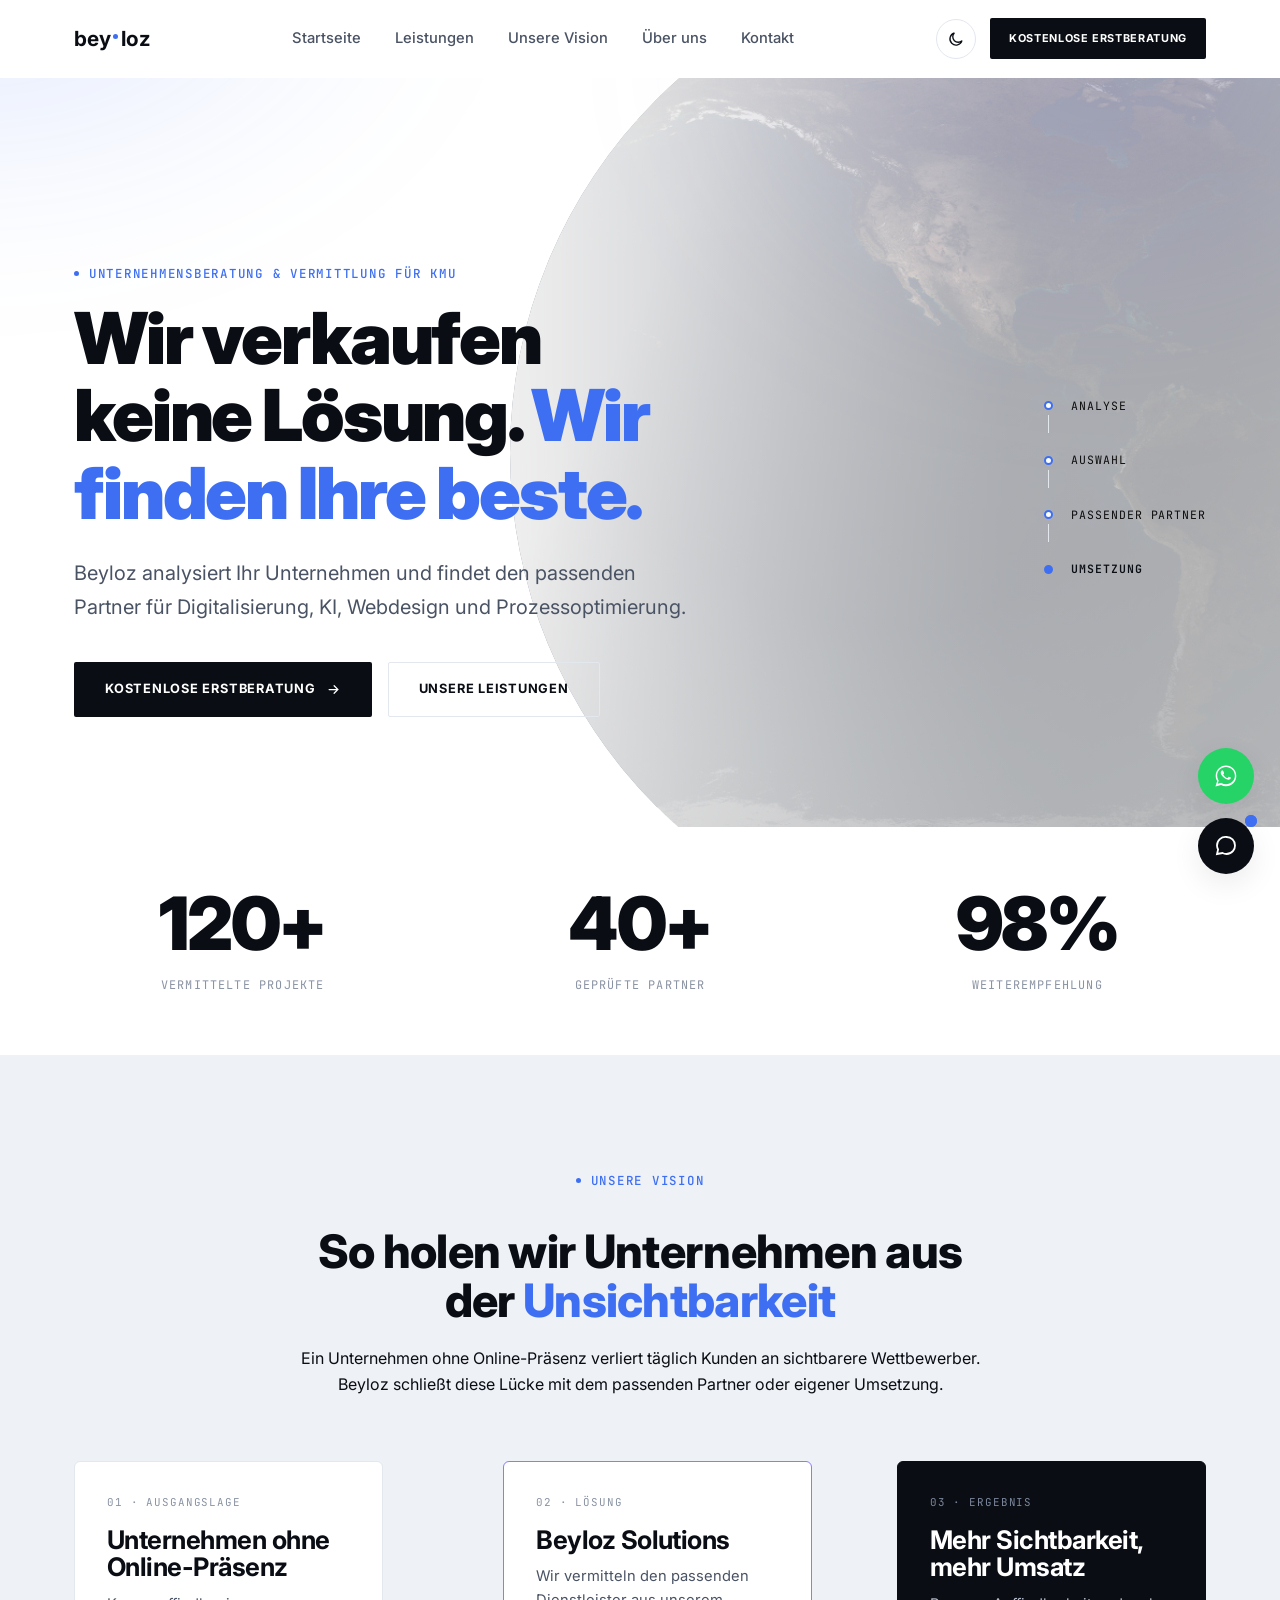
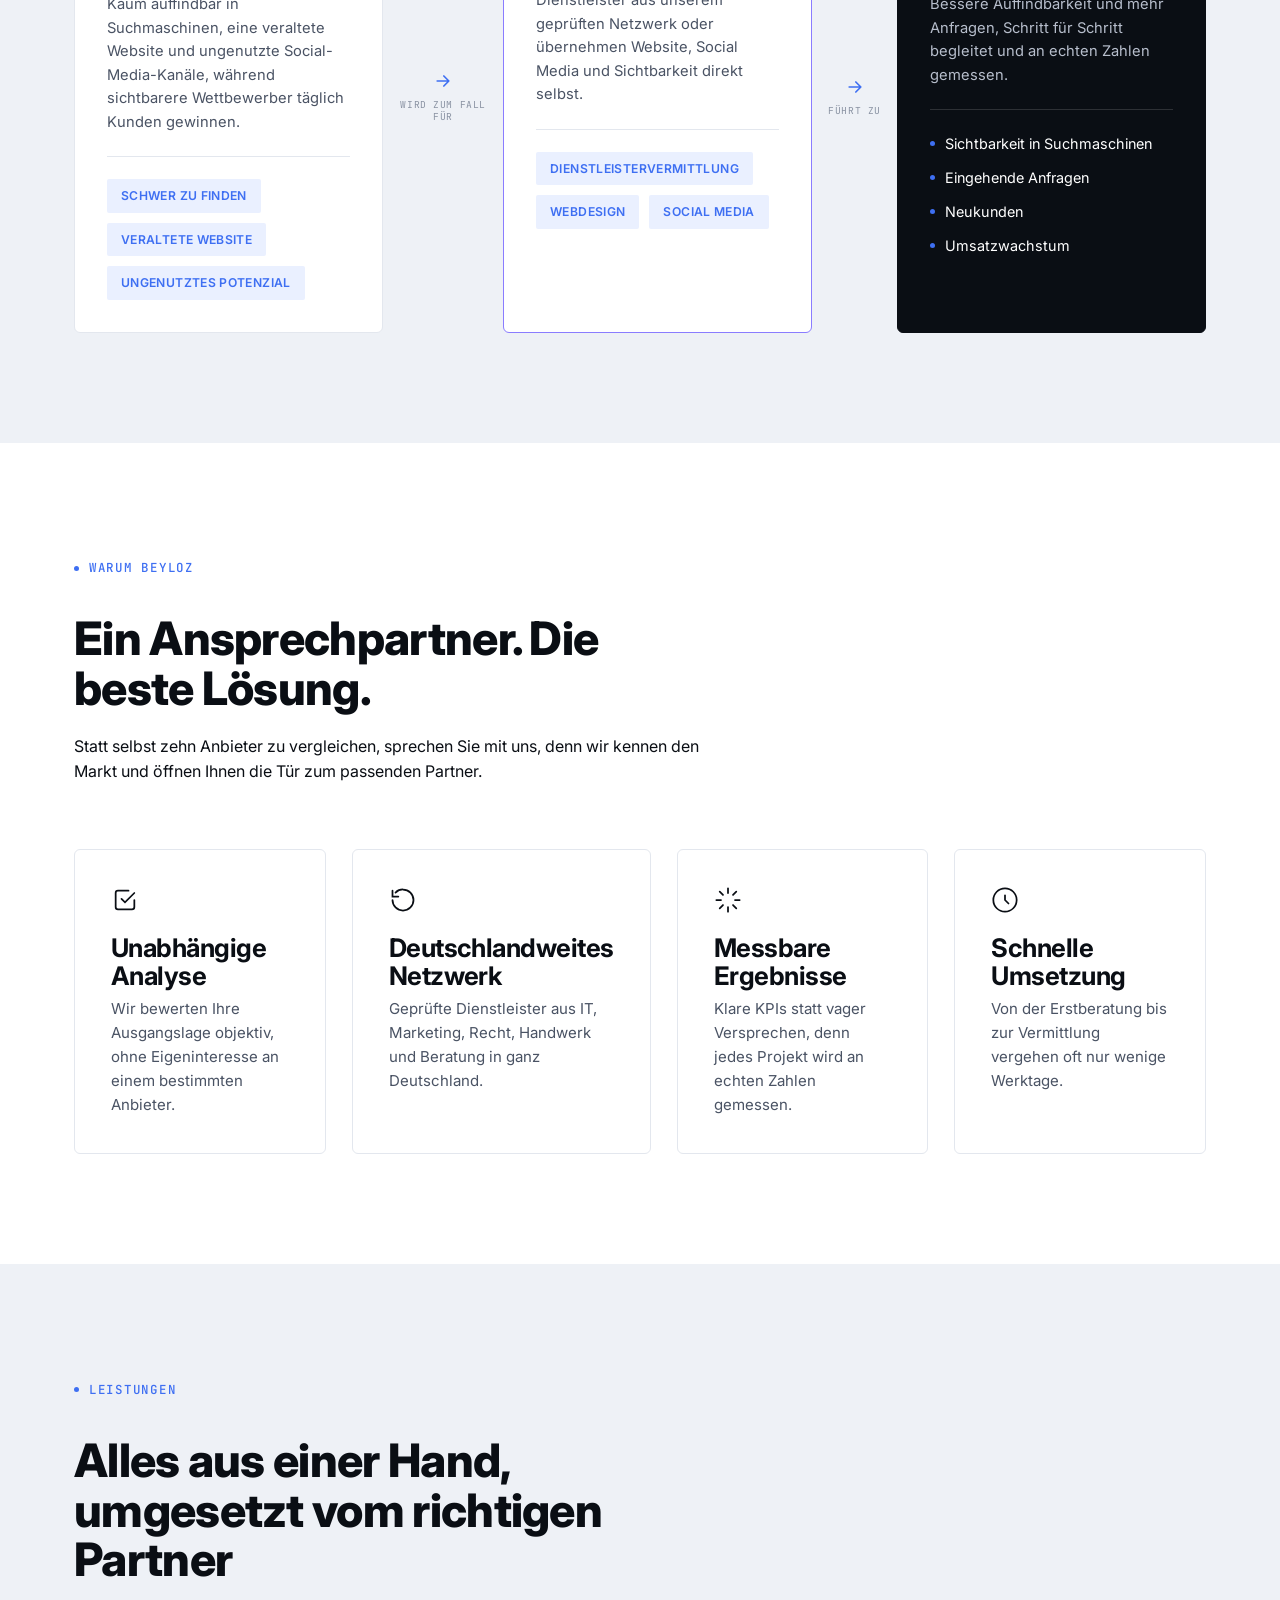
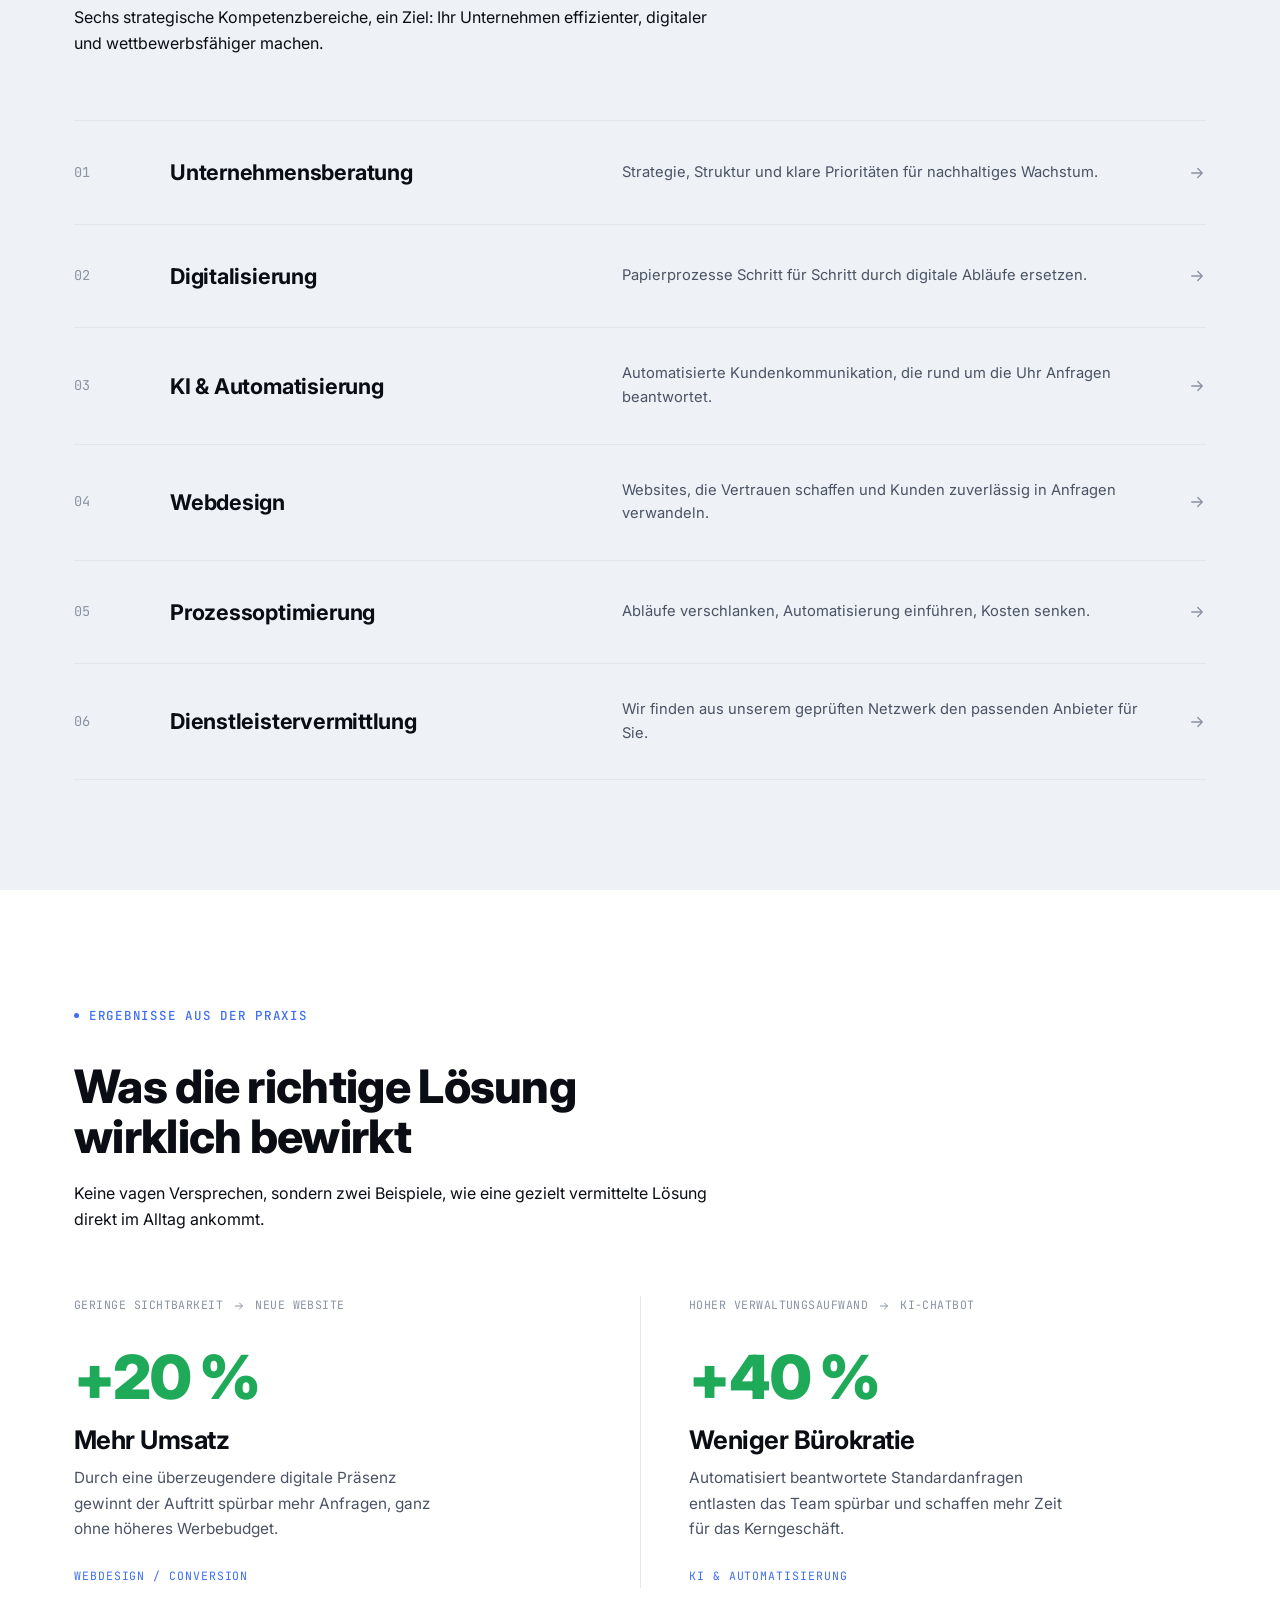
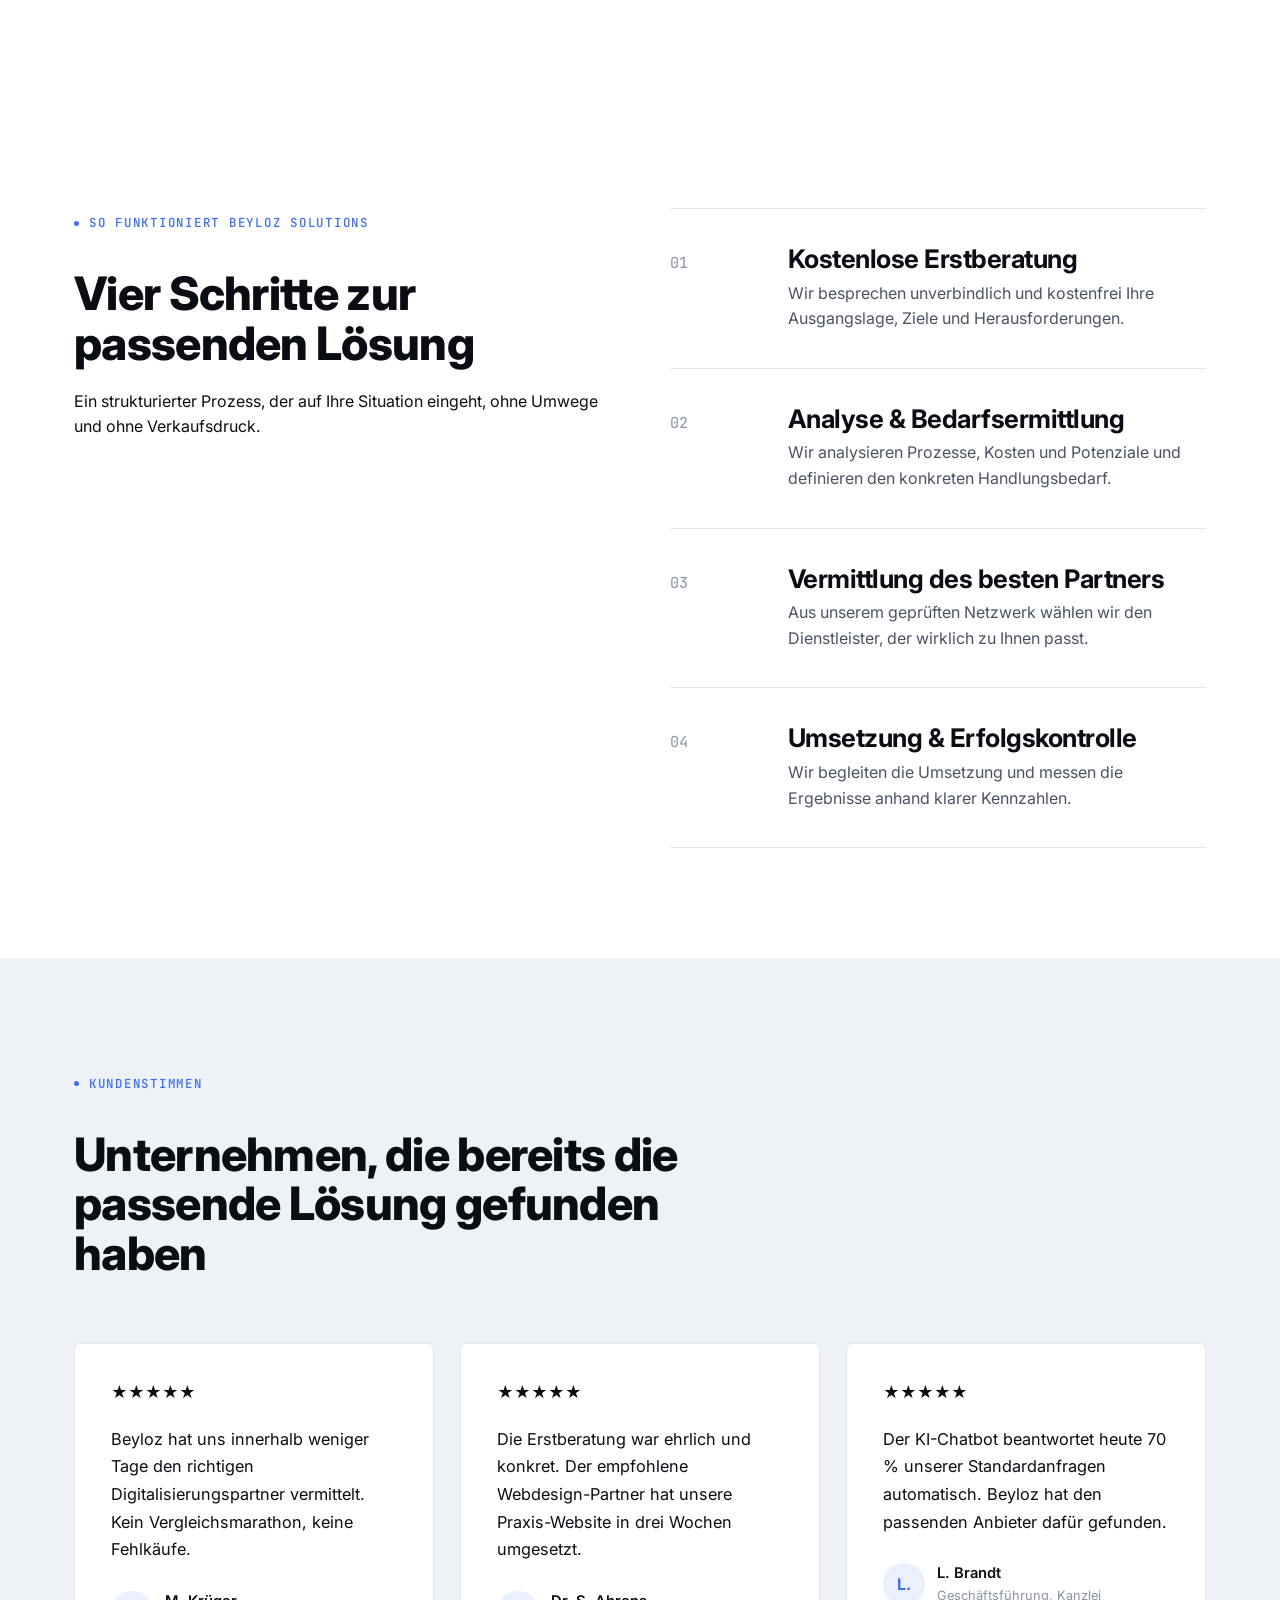
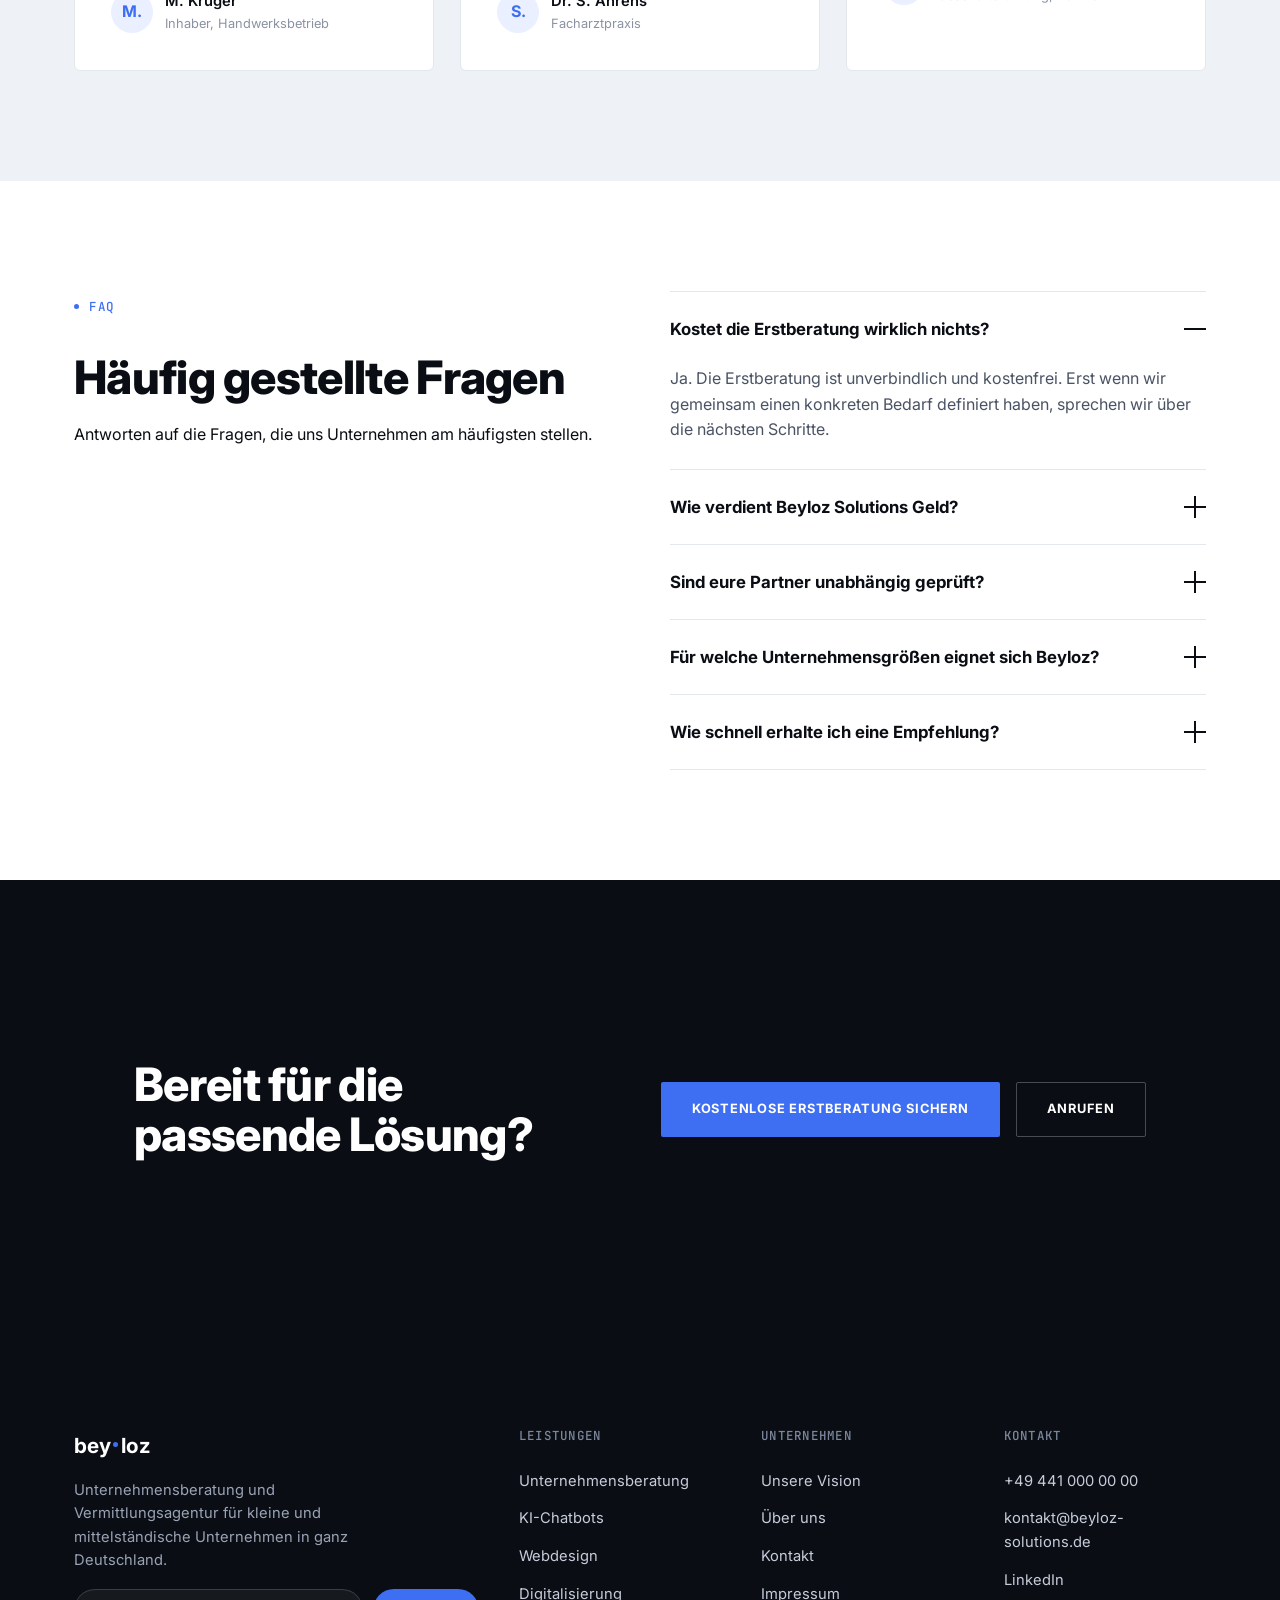
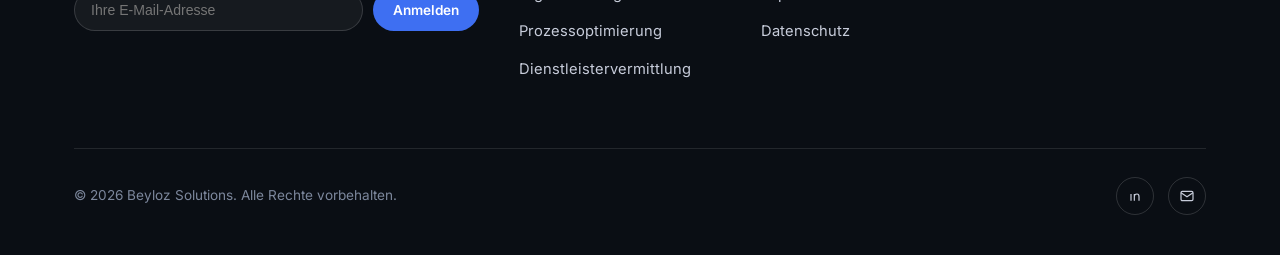
<file: index.html>
<!DOCTYPE html>
<html lang="de">
<head>
<meta charset="UTF-8">
<meta name="viewport" content="width=device-width, initial-scale=1.0">
<title>Beyloz Solutions. Smarte Lösungen. Messbare Ergebnisse.</title>
<meta name="description" content="Beyloz Solutions ist die Unternehmensberatung und Vermittlungsagentur für KMU. Wir analysieren Ihr Unternehmen und finden deutschlandweit den besten Dienstleister für Beratung, KI-Chatbots, Webdesign, Digitalisierung, Prozessoptimierung und mehr.">
<meta property="og:title" content="Beyloz Solutions. Smarte Lösungen. Messbare Ergebnisse.">
<meta property="og:description" content="Wir finden die beste Lösung für Ihr Unternehmen. Unternehmensberatung & Dienstleistervermittlung für KMU in ganz Deutschland.">
<meta property="og:type" content="website">
<link rel="preconnect" href="https://fonts.googleapis.com">
<link rel="stylesheet" href="assets/styles.css">
</head>
<body>

<a href="#main" class="sr-only">Zum Inhalt springen</a>

<header class="nav">
  <div class="nav-inner">
    <a href="index.html" class="brand" aria-label="Beyloz Solutions Startseite">bey<span class="dot-divider"></span>loz</a>
    <nav class="nav-links" aria-label="Hauptnavigation">
      <a href="index.html">Startseite</a>
      <a href="leistungen/index.html">Leistungen</a>
      <a href="vision.html">Unsere Vision</a>
      <a href="ueber-uns.html">Über uns</a>
      <a href="kontakt.html">Kontakt</a>
    </nav>
    <div class="nav-actions">
      <button class="theme-toggle" aria-label="Dark Mode umschalten"></button>
      <a href="kontakt.html" class="btn btn-primary btn-sm nav-cta-btn">Kostenlose Erstberatung</a>
      <button class="nav-burger" aria-label="Menü öffnen" aria-expanded="false"><span></span></button>
    </div>
  </div>
  <div class="mobile-menu" id="mobileMenu">
    <button class="mobile-menu-close" aria-label="Menü schließen"><svg viewBox="0 0 24 24" fill="none" stroke="currentColor" stroke-width="2" stroke-linecap="round"><path d="M6 6l12 12M18 6L6 18"/></svg></button>
    <a href="index.html">Startseite</a>
    <a href="leistungen/index.html">Leistungen</a>
    <a href="vision.html">Unsere Vision</a>
    <a href="ueber-uns.html">Über uns</a>
    <a href="kontakt.html">Kontakt</a>
    <a href="kontakt.html" class="btn btn-primary" style="width:100%;margin-top:12px;">Kostenlose Erstberatung</a>
  </div>
</header>

<main id="main">

  <!-- HERO -->
  <section class="hero">
    <div class="hero-atmosphere" aria-hidden="true"></div>
    <div class="hero-earth" aria-hidden="true">
      <div class="hero-earth-texture"></div>
      <div class="hero-earth-shade"></div>
    </div>
    <div class="container">
      <div class="hero-grid-layout">
        <div class="hero-inner reveal">
          <span class="eyebrow">
            <span class="eyebrow-marquee">
              <span class="eyebrow-marquee-track">
                <span>Unternehmensberatung &amp; Vermittlung für KMU</span>
                <span aria-hidden="true">Unternehmensberatung &amp; Vermittlung für KMU</span>
              </span>
            </span>
          </span>
          <h1 class="mt-16">Wir verkaufen keine Lösung. <em>Wir finden Ihre beste.</em></h1>
          <p class="lede mt-24">Beyloz analysiert Ihr Unternehmen und findet den passenden Partner für Digitalisierung, KI, Webdesign und Prozessoptimierung.</p>
          <div class="hero-actions">
            <a href="kontakt.html" class="btn btn-primary">Kostenlose Erstberatung <svg viewBox="0 0 24 24" fill="none" stroke="currentColor" stroke-width="2" stroke-linecap="round"><path d="M5 12h14M13 6l6 6-6 6"/></svg></a>
            <a href="leistungen/index.html" class="btn btn-secondary">Unsere Leistungen</a>
          </div>
        </div>
        <div class="hero-diagram reveal" aria-hidden="true">
          <div class="hero-diagram-step">
            <span class="hero-diagram-dot"></span>
            <span class="hero-diagram-label">Analyse</span>
          </div>
          <div class="hero-diagram-step">
            <span class="hero-diagram-dot"></span>
            <span class="hero-diagram-label">Auswahl</span>
          </div>
          <div class="hero-diagram-step">
            <span class="hero-diagram-dot"></span>
            <span class="hero-diagram-label">Passender Partner</span>
          </div>
          <div class="hero-diagram-step">
            <span class="hero-diagram-dot"></span>
            <span class="hero-diagram-label">Umsetzung</span>
          </div>
        </div>
      </div>
    </div>
  </section>

  <!-- TRUST -->
  <section class="section" style="padding-top:60px; padding-bottom:60px;">
    <div class="container">
      <div class="trust-stats reveal">
        <div class="trust-stat"><span class="num">120+</span><span class="label">Vermittelte Projekte</span></div>
        <div class="trust-stat"><span class="num">40+</span><span class="label">Geprüfte Partner</span></div>
        <div class="trust-stat"><span class="num">98%</span><span class="label">Weiterempfehlung</span></div>
      </div>
    </div>
  </section>

  <!-- VISION -->
  <section class="section section-alt">
    <div class="container">
      <div class="section-head reveal text-center" style="max-width:680px;">
        <span class="eyebrow">Unsere Vision</span>
        <h2>So holen wir Unternehmen aus der <em>Unsichtbarkeit</em></h2>
        <p>Ein Unternehmen ohne Online-Präsenz verliert täglich Kunden an sichtbarere Wettbewerber. Beyloz schließt diese Lücke mit dem passenden Partner oder eigener Umsetzung.</p>
      </div>

      <div class="vision-flow reveal">

        <div class="vision-card">
          <span class="vision-step-num">01 · Ausgangslage</span>
          <h3>Unternehmen ohne Online-Präsenz</h3>
          <p>Kaum auffindbar in Suchmaschinen, eine veraltete Website und ungenutzte Social-Media-Kanäle, während sichtbarere Wettbewerber täglich Kunden gewinnen.</p>
          <div class="badge-list">
            <span class="badge">Schwer zu finden</span>
            <span class="badge">Veraltete Website</span>
            <span class="badge">Ungenutztes Potenzial</span>
          </div>
        </div>

        <div class="vision-arrow" aria-hidden="true">
          <svg viewBox="0 0 24 24" fill="none" stroke="currentColor" stroke-width="2" stroke-linecap="round" stroke-linejoin="round"><path d="M5 12h14M13 6l6 6-6 6"/></svg>
          <span class="vision-arrow-label">Wird zum Fall für</span>
        </div>

        <div class="vision-card vision-card-accent">
          <span class="vision-step-num">02 · Lösung</span>
          <h3>Beyloz Solutions</h3>
          <p>Wir vermitteln den passenden Dienstleister aus unserem geprüften Netzwerk oder übernehmen Website, Social Media und Sichtbarkeit direkt selbst.</p>
          <div class="badge-list">
            <span class="badge">Dienstleistervermittlung</span>
            <span class="badge">Webdesign</span>
            <span class="badge">Social Media</span>
          </div>
        </div>

        <div class="vision-arrow" aria-hidden="true">
          <svg viewBox="0 0 24 24" fill="none" stroke="currentColor" stroke-width="2" stroke-linecap="round" stroke-linejoin="round"><path d="M5 12h14M13 6l6 6-6 6"/></svg>
          <span class="vision-arrow-label">Führt zu</span>
        </div>

        <div class="vision-card vision-card-dark">
          <span class="vision-step-num">03 · Ergebnis</span>
          <h3>Mehr Sichtbarkeit, mehr Umsatz</h3>
          <p>Bessere Auffindbarkeit und mehr Anfragen, Schritt für Schritt begleitet und an echten Zahlen gemessen.</p>
          <ul>
            <li>Sichtbarkeit in Suchmaschinen</li>
            <li>Eingehende Anfragen</li>
            <li>Neukunden</li>
            <li>Umsatzwachstum</li>
          </ul>
        </div>

      </div>
    </div>
  </section>

  <!-- VORTEILE -->
  <section class="section">
    <div class="container">
      <div class="section-head reveal">
        <span class="eyebrow">Warum Beyloz</span>
        <h2>Ein Ansprechpartner. Die beste Lösung.</h2>
        <p>Statt selbst zehn Anbieter zu vergleichen, sprechen Sie mit uns, denn wir kennen den Markt und öffnen Ihnen die Tür zum passenden Partner.</p>
      </div>
      <div class="grid grid-4">
        <div class="card reveal">
          <div class="icon-badge"><svg viewBox="0 0 24 24" fill="none" stroke="currentColor" stroke-width="1.8" stroke-linecap="round"><path d="M9 11l3 3 8-8M20 12v6a2 2 0 0 1-2 2H6a2 2 0 0 1-2-2V6a2 2 0 0 1 2-2h9"/></svg></div>
          <h3>Unabhängige Analyse</h3>
          <p class="mt-8" style="color:var(--text-soft);font-size:0.94rem;">Wir bewerten Ihre Ausgangslage objektiv, ohne Eigeninteresse an einem bestimmten Anbieter.</p>
        </div>
        <div class="card reveal">
          <div class="icon-badge"><svg viewBox="0 0 24 24" fill="none" stroke="currentColor" stroke-width="1.8" stroke-linecap="round"><path d="M3 12a9 9 0 1 0 9-9 9 9 0 0 0-6.4 2.6M3 4v5h5"/></svg></div>
          <h3>Deutschlandweites Netzwerk</h3>
          <p class="mt-8" style="color:var(--text-soft);font-size:0.94rem;">Geprüfte Dienstleister aus IT, Marketing, Recht, Handwerk und Beratung in ganz Deutschland.</p>
        </div>
        <div class="card reveal">
          <div class="icon-badge"><svg viewBox="0 0 24 24" fill="none" stroke="currentColor" stroke-width="1.8" stroke-linecap="round"><path d="M12 2v4M12 18v4M4.9 4.9l2.8 2.8M16.3 16.3l2.8 2.8M2 12h4M18 12h4M4.9 19.1l2.8-2.8M16.3 7.7l2.8-2.8"/></svg></div>
          <h3>Messbare Ergebnisse</h3>
          <p class="mt-8" style="color:var(--text-soft);font-size:0.94rem;">Klare KPIs statt vager Versprechen, denn jedes Projekt wird an echten Zahlen gemessen.</p>
        </div>
        <div class="card reveal">
          <div class="icon-badge"><svg viewBox="0 0 24 24" fill="none" stroke="currentColor" stroke-width="1.8" stroke-linecap="round"><path d="M12 8v4l3 3M12 22a10 10 0 1 0 0-20 10 10 0 0 0 0 20Z"/></svg></div>
          <h3>Schnelle Umsetzung</h3>
          <p class="mt-8" style="color:var(--text-soft);font-size:0.94rem;">Von der Erstberatung bis zur Vermittlung vergehen oft nur wenige Werktage.</p>
        </div>
      </div>
    </div>
  </section>

  <!-- LEISTUNGEN -->
  <section class="section section-alt">
    <div class="container">
      <div class="section-head reveal">
        <span class="eyebrow">Leistungen</span>
        <h2>Alles aus einer Hand, umgesetzt vom richtigen Partner</h2>
        <p>Sechs strategische Kompetenzbereiche, ein Ziel: Ihr Unternehmen effizienter, digitaler und wettbewerbsfähiger machen.</p>
      </div>
      <div class="service-list reveal">

        <a href="leistungen/unternehmensberatung.html" class="service-row">
          <span class="service-row-num">01</span>
          <span class="service-row-title">Unternehmensberatung</span>
          <span class="service-row-desc">Strategie, Struktur und klare Prioritäten für nachhaltiges Wachstum.</span>
          <svg class="service-row-arrow" viewBox="0 0 24 24" fill="none" stroke="currentColor" stroke-width="1.8" stroke-linecap="round" stroke-linejoin="round"><path d="M5 12h14M13 6l6 6-6 6"/></svg>
        </a>

        <a href="leistungen/digitalisierung.html" class="service-row">
          <span class="service-row-num">02</span>
          <span class="service-row-title">Digitalisierung</span>
          <span class="service-row-desc">Papierprozesse Schritt für Schritt durch digitale Abläufe ersetzen.</span>
          <svg class="service-row-arrow" viewBox="0 0 24 24" fill="none" stroke="currentColor" stroke-width="1.8" stroke-linecap="round" stroke-linejoin="round"><path d="M5 12h14M13 6l6 6-6 6"/></svg>
        </a>

        <a href="leistungen/ki-chatbots.html" class="service-row">
          <span class="service-row-num">03</span>
          <span class="service-row-title">KI &amp; Automatisierung</span>
          <span class="service-row-desc">Automatisierte Kundenkommunikation, die rund um die Uhr Anfragen beantwortet.</span>
          <svg class="service-row-arrow" viewBox="0 0 24 24" fill="none" stroke="currentColor" stroke-width="1.8" stroke-linecap="round" stroke-linejoin="round"><path d="M5 12h14M13 6l6 6-6 6"/></svg>
        </a>

        <a href="leistungen/webdesign.html" class="service-row">
          <span class="service-row-num">04</span>
          <span class="service-row-title">Webdesign</span>
          <span class="service-row-desc">Websites, die Vertrauen schaffen und Kunden zuverlässig in Anfragen verwandeln.</span>
          <svg class="service-row-arrow" viewBox="0 0 24 24" fill="none" stroke="currentColor" stroke-width="1.8" stroke-linecap="round" stroke-linejoin="round"><path d="M5 12h14M13 6l6 6-6 6"/></svg>
        </a>

        <a href="leistungen/prozessoptimierung.html" class="service-row">
          <span class="service-row-num">05</span>
          <span class="service-row-title">Prozessoptimierung</span>
          <span class="service-row-desc">Abläufe verschlanken, Automatisierung einführen, Kosten senken.</span>
          <svg class="service-row-arrow" viewBox="0 0 24 24" fill="none" stroke="currentColor" stroke-width="1.8" stroke-linecap="round" stroke-linejoin="round"><path d="M5 12h14M13 6l6 6-6 6"/></svg>
        </a>

        <a href="leistungen/dienstleistervermittlung.html" class="service-row">
          <span class="service-row-num">06</span>
          <span class="service-row-title">Dienstleistervermittlung</span>
          <span class="service-row-desc">Wir finden aus unserem geprüften Netzwerk den passenden Anbieter für Sie.</span>
          <svg class="service-row-arrow" viewBox="0 0 24 24" fill="none" stroke="currentColor" stroke-width="1.8" stroke-linecap="round" stroke-linejoin="round"><path d="M5 12h14M13 6l6 6-6 6"/></svg>
        </a>

      </div>
    </div>
  </section>

  <!-- CASE STUDIES -->
  <section class="section">
    <div class="container">
      <div class="section-head reveal">
        <span class="eyebrow">Ergebnisse aus der Praxis</span>
        <h2>Was die richtige Lösung wirklich bewirkt</h2>
        <p>Keine vagen Versprechen, sondern zwei Beispiele, wie eine gezielt vermittelte Lösung direkt im Alltag ankommt.</p>
      </div>
      <div class="case-grid">

        <div class="case-study reveal">
          <div class="case-study-flow">
            <span>Geringe Sichtbarkeit</span>
            <svg viewBox="0 0 24 24" fill="none" stroke="currentColor" stroke-width="2" stroke-linecap="round"><path d="M5 12h14M13 6l6 6-6 6"/></svg>
            <span>Neue Website</span>
          </div>
          <span class="case-study-num">+20&nbsp;%</span>
          <h3>Mehr Umsatz</h3>
          <p>Durch eine überzeugendere digitale Präsenz gewinnt der Auftritt spürbar mehr Anfragen, ganz ohne höheres Werbebudget.</p>
          <span class="case-study-tag">Webdesign / Conversion</span>
        </div>

        <div class="case-study reveal">
          <div class="case-study-flow">
            <span>Hoher Verwaltungsaufwand</span>
            <svg viewBox="0 0 24 24" fill="none" stroke="currentColor" stroke-width="2" stroke-linecap="round"><path d="M5 12h14M13 6l6 6-6 6"/></svg>
            <span>KI-Chatbot</span>
          </div>
          <span class="case-study-num">+40&nbsp;%</span>
          <h3>Weniger Bürokratie</h3>
          <p>Automatisiert beantwortete Standardanfragen entlasten das Team spürbar und schaffen mehr Zeit für das Kerngeschäft.</p>
          <span class="case-study-tag">KI &amp; Automatisierung</span>
        </div>

      </div>
    </div>
  </section>

  <!-- SO FUNKTIONIERT'S -->
  <section class="section">
    <div class="container">
      <div class="grid grid-2" style="align-items:start; gap:60px;">
        <div class="section-head reveal" style="margin-bottom:0;">
          <span class="eyebrow">So funktioniert Beyloz Solutions</span>
          <h2>Vier Schritte zur passenden Lösung</h2>
          <p>Ein strukturierter Prozess, der auf Ihre Situation eingeht, ohne Umwege und ohne Verkaufsdruck.</p>
        </div>
        <div class="process-list reveal">
          <div class="process-item">
            <span class="process-num">01</span>
            <div><h3>Kostenlose Erstberatung</h3><p>Wir besprechen unverbindlich und kostenfrei Ihre Ausgangslage, Ziele und Herausforderungen.</p></div>
          </div>
          <div class="process-item">
            <span class="process-num">02</span>
            <div><h3>Analyse &amp; Bedarfsermittlung</h3><p>Wir analysieren Prozesse, Kosten und Potenziale und definieren den konkreten Handlungsbedarf.</p></div>
          </div>
          <div class="process-item">
            <span class="process-num">03</span>
            <div><h3>Vermittlung des besten Partners</h3><p>Aus unserem geprüften Netzwerk wählen wir den Dienstleister, der wirklich zu Ihnen passt.</p></div>
          </div>
          <div class="process-item">
            <span class="process-num">04</span>
            <div><h3>Umsetzung &amp; Erfolgskontrolle</h3><p>Wir begleiten die Umsetzung und messen die Ergebnisse anhand klarer Kennzahlen.</p></div>
          </div>
        </div>
      </div>
    </div>
  </section>

  <!-- TESTIMONIALS -->
  <section class="section section-alt">
    <div class="container">
      <div class="section-head reveal">
        <span class="eyebrow">Kundenstimmen</span>
        <h2>Unternehmen, die bereits die passende Lösung gefunden haben</h2>
      </div>
      <div class="testi-track">
        <div class="card testi-card reveal">
          <div class="testi-stars">★★★★★</div>
          <p class="testi-quote">Beyloz hat uns innerhalb weniger Tage den richtigen Digitalisierungspartner vermittelt. Kein Vergleichsmarathon, keine Fehlkäufe.</p>
          <div class="testi-who"><div class="testi-avatar">M.</div><div><div class="testi-name">M. Krüger</div><div class="testi-role">Inhaber, Handwerksbetrieb</div></div></div>
        </div>
        <div class="card testi-card reveal">
          <div class="testi-stars">★★★★★</div>
          <p class="testi-quote">Die Erstberatung war ehrlich und konkret. Der empfohlene Webdesign-Partner hat unsere Praxis-Website in drei Wochen umgesetzt.</p>
          <div class="testi-who"><div class="testi-avatar">S.</div><div><div class="testi-name">Dr. S. Ahrens</div><div class="testi-role">Facharztpraxis</div></div></div>
        </div>
        <div class="card testi-card reveal">
          <div class="testi-stars">★★★★★</div>
          <p class="testi-quote">Der KI-Chatbot beantwortet heute 70 % unserer Standardanfragen automatisch. Beyloz hat den passenden Anbieter dafür gefunden.</p>
          <div class="testi-who"><div class="testi-avatar">L.</div><div><div class="testi-name">L. Brandt</div><div class="testi-role">Geschäftsführung, Kanzlei</div></div></div>
        </div>
      </div>
    </div>
  </section>

  <!-- FAQ -->
  <section class="section">
    <div class="container">
      <div class="grid grid-2" style="gap:60px;">
        <div class="section-head reveal" style="margin-bottom:0;">
          <span class="eyebrow">FAQ</span>
          <h2>Häufig gestellte Fragen</h2>
          <p>Antworten auf die Fragen, die uns Unternehmen am häufigsten stellen.</p>
        </div>
        <div class="reveal">
          <div class="faq-item open">
            <button class="faq-q"><span>Kostet die Erstberatung wirklich nichts?</span><span class="plus"></span></button>
            <div class="faq-a"><div class="faq-a-inner">Ja. Die Erstberatung ist unverbindlich und kostenfrei. Erst wenn wir gemeinsam einen konkreten Bedarf definiert haben, sprechen wir über die nächsten Schritte.</div></div>
          </div>
          <div class="faq-item">
            <button class="faq-q"><span>Wie verdient Beyloz Solutions Geld?</span><span class="plus"></span></button>
            <div class="faq-a"><div class="faq-a-inner">Wir erhalten eine Vermittlungsprovision von unseren Partnerdienstleistern, wodurch für Sie keine versteckten Zusatzkosten entstehen.</div></div>
          </div>
          <div class="faq-item">
            <button class="faq-q"><span>Sind eure Partner unabhängig geprüft?</span><span class="plus"></span></button>
            <div class="faq-a"><div class="faq-a-inner">Jeder Partner durchläuft eine Qualitätsprüfung inklusive Referenzen und Leistungsnachweisen, bevor er in unser Netzwerk aufgenommen wird.</div></div>
          </div>
          <div class="faq-item">
            <button class="faq-q"><span>Für welche Unternehmensgrößen eignet sich Beyloz?</span><span class="plus"></span></button>
            <div class="faq-a"><div class="faq-a-inner">Von Einzelunternehmen bis zum mittelständischen Betrieb deckt unser Netzwerk Anbieter für unterschiedlichste Budgets und Anforderungen ab.</div></div>
          </div>
          <div class="faq-item">
            <button class="faq-q"><span>Wie schnell erhalte ich eine Empfehlung?</span><span class="plus"></span></button>
            <div class="faq-a"><div class="faq-a-inner">In der Regel innerhalb weniger Werktage nach der Erstberatung, abhängig von der Komplexität Ihres Anliegens.</div></div>
          </div>
        </div>
      </div>
    </div>
  </section>

  <!-- CTA + KONTAKT -->
  <section class="section section-dark" id="kontakt">
    <div class="container">
      <div class="cta-banner reveal">
        <h2>Bereit für die passende Lösung?</h2>
        <div class="cta-side">
          <a href="kontakt.html" class="btn btn-primary">Kostenlose Erstberatung sichern</a>
          <a href="tel:+494410000000" class="btn btn-secondary">Anrufen</a>
        </div>
      </div>
    </div>
  </section>

</main>

<footer>
  <div class="container">
    <div class="footer-grid">
      <div class="footer-brand">
        <a href="index.html" class="brand" style="color:#fff;">bey<span class="dot-divider"></span>loz</a>
        <p>Unternehmensberatung und Vermittlungsagentur für kleine und mittelständische Unternehmen in ganz Deutschland.</p>
        <form id="newsletter-form" class="newsletter-row" aria-label="Newsletter anmelden" action="https://5cb78a49.sibforms.com/serve/[base64]" method="POST" target="newsletter-frame">
          <input type="email" name="EMAIL" required placeholder="Ihre E-Mail-Adresse" aria-label="E-Mail für Newsletter">
          <input type="text" name="email_address_check" value="" tabindex="-1" autocomplete="off" aria-hidden="true" style="position:absolute;left:-9999px;width:1px;height:1px;overflow:hidden;">
          <input type="hidden" name="locale" value="de">
          <button type="submit">Anmelden</button>
        </form>
        <iframe name="newsletter-frame" style="display:none;" title="Newsletter-Anmeldung" aria-hidden="true"></iframe>
      </div>
      <div class="footer-col">
        <h4>Leistungen</h4>
        <a href="leistungen/unternehmensberatung.html">Unternehmensberatung</a>
        <a href="leistungen/ki-chatbots.html">KI-Chatbots</a>
        <a href="leistungen/webdesign.html">Webdesign</a>
        <a href="leistungen/digitalisierung.html">Digitalisierung</a>
        <a href="leistungen/prozessoptimierung.html">Prozessoptimierung</a>
        <a href="leistungen/dienstleistervermittlung.html">Dienstleistervermittlung</a>
      </div>
      <div class="footer-col">
        <h4>Unternehmen</h4>
        <a href="vision.html">Unsere Vision</a>
        <a href="ueber-uns.html">Über uns</a>
        <a href="kontakt.html">Kontakt</a>
        <a href="impressum.html">Impressum</a>
        <a href="datenschutz.html">Datenschutz</a>
      </div>
      <div class="footer-col">
        <h4>Kontakt</h4>
        <a href="tel:+494410000000">+49 441 000 00 00</a>
        <a href="mailto:kontakt@beyloz-solutions.de">kontakt@beyloz-solutions.de</a>
        <a href="https://www.linkedin.com" target="_blank" rel="noopener">LinkedIn</a>
      </div>
    </div>
    <div class="footer-bottom">
      <p>© 2026 Beyloz Solutions. Alle Rechte vorbehalten.</p>
      <div class="footer-social">
        <a href="https://www.linkedin.com" target="_blank" rel="noopener" aria-label="LinkedIn"><svg viewBox="0 0 24 24" fill="none" stroke-width="1.8"><path d="M6 9v10M6 5.5v.01M11 19V9m0 4c0-2.5 1.8-4 4-4s3 1.5 3 4v6"/></svg></a>
        <a href="mailto:kontakt@beyloz-solutions.de" aria-label="E-Mail"><svg viewBox="0 0 24 24" fill="none" stroke-width="1.8"><rect x="3" y="5" width="18" height="14" rx="2"/><path d="M3 7l9 6 9-6"/></svg></a>
      </div>
    </div>
  </div>
</footer>

<!-- FLOATING ACTIONS -->
<div class="floating-stack">
  <a class="fab fab-whatsapp" href="https://wa.me/494410000000" target="_blank" rel="noopener" aria-label="WhatsApp Kontakt">
    <svg viewBox="0 0 32 32"><path d="M16 3C9 3 3.3 8.7 3.3 15.7c0 2.4.6 4.6 1.8 6.6L3 29l6.9-2c1.9 1 4 1.6 6.1 1.6 7 0 12.7-5.7 12.7-12.7C28.7 8.7 23 3 16 3zm0 23.1c-2 0-3.9-.5-5.6-1.5l-.4-.2-4.1 1.1 1.1-4-.3-.4a10.5 10.5 0 0 1-1.6-5.6C5.1 9.7 10 4.9 16 4.9s10.9 4.8 10.9 10.8S22 26.1 16 26.1zm5.9-8.1c-.3-.2-1.9-.9-2.2-1-.3-.1-.5-.2-.7.2-.2.3-.8 1-1 1.2-.2.2-.4.2-.7.1-.3-.2-1.4-.5-2.7-1.7-1-.9-1.7-2-1.9-2.3-.2-.3 0-.5.1-.7.2-.2.3-.4.5-.6.2-.2.2-.3.3-.5.1-.2 0-.4 0-.6-.1-.2-.7-1.8-1-2.4-.3-.6-.5-.5-.7-.6h-.6c-.2 0-.5.1-.8.4-.3.3-1 1-1 2.5s1.1 2.9 1.2 3.1c.1.2 2.2 3.4 5.3 4.7.7.3 1.3.5 1.7.6.7.2 1.4.2 1.9.1.6-.1 1.9-.8 2.1-1.5.3-.7.3-1.4.2-1.5-.1-.1-.3-.2-.6-.3z"/></svg>
  </a>
  <button class="fab fab-chat" aria-label="Chat öffnen">
    <svg viewBox="0 0 24 24" fill="none" stroke="currentColor" stroke-width="1.8" stroke-linecap="round"><path d="M21 11.5a8.38 8.38 0 0 1-1.9 5.4A8.5 8.5 0 0 1 12.5 20a8.4 8.4 0 0 1-4-1L3 20l1.1-4.5a8.4 8.4 0 0 1-1.1-4A8.5 8.5 0 0 1 12.5 3 8.38 8.38 0 0 1 21 11.5Z"/></svg>
    <span class="pulse"></span>
  </button>
</div>

<div class="chat-window" role="dialog" aria-label="Beyloz Chat-Assistent">
  <div class="chat-head">
    <span class="dot-live"></span>
    <div><strong>Beyloz Assistent</strong><span>Antwortet in der Regel sofort</span></div>
    <button class="chat-close" aria-label="Chat schließen"><svg viewBox="0 0 24 24" fill="none" stroke="currentColor" stroke-width="2"><path d="M6 6l12 12M18 6L6 18"/></svg></button>
  </div>
  <div class="chat-body">
    <div class="chat-bubble bot">Willkommen bei Beyloz Solutions! Wie kann ich Ihnen helfen, sei es bei Beratung, Vermittlung oder einer konkreten Frage?</div>
  </div>
  <form class="chat-input-row">
    <input type="text" placeholder="Ihre Nachricht …" aria-label="Nachricht eingeben">
    <button type="submit" aria-label="Senden"><svg viewBox="0 0 24 24" width="16" height="16" fill="none" stroke="#fff" stroke-width="2"><path d="M5 12h14M13 6l6 6-6 6"/></svg></button>
  </form>
</div>

<script src="assets/script.js"></script>
</body>
</html>
</file>
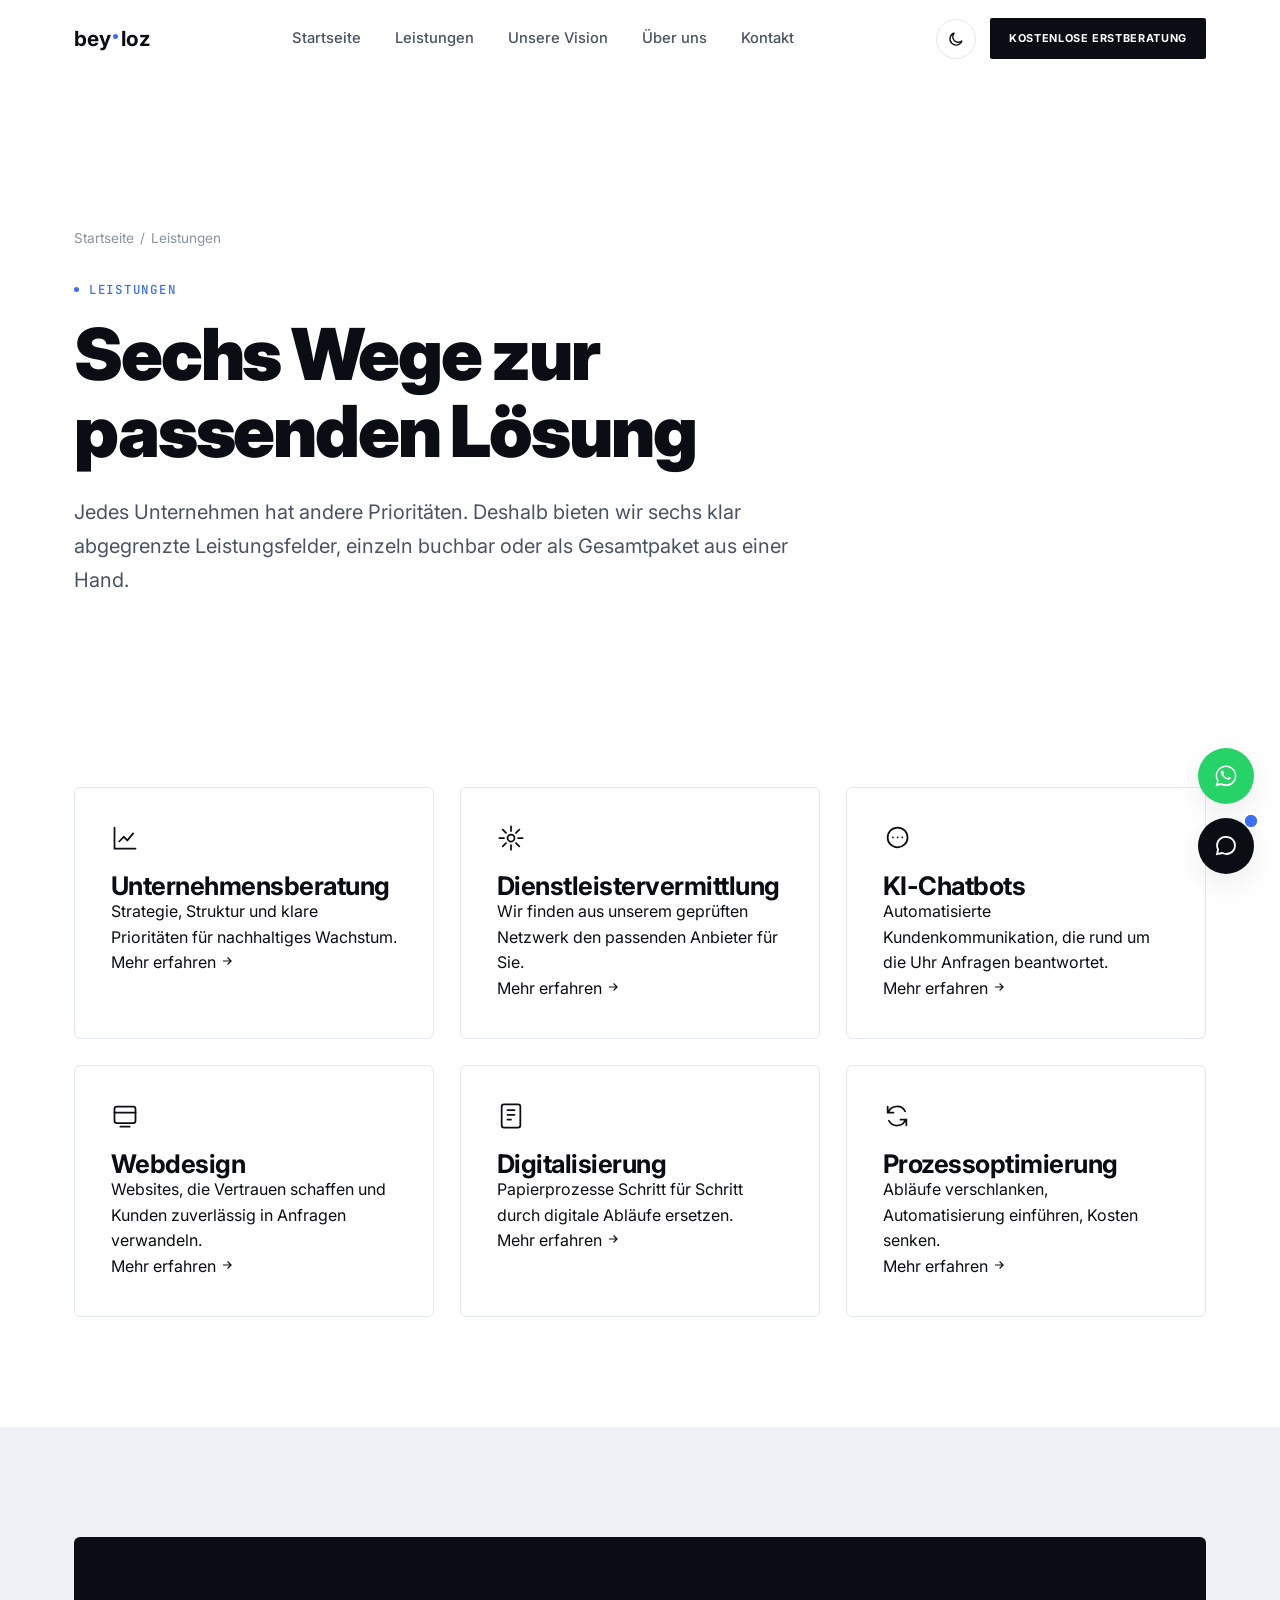
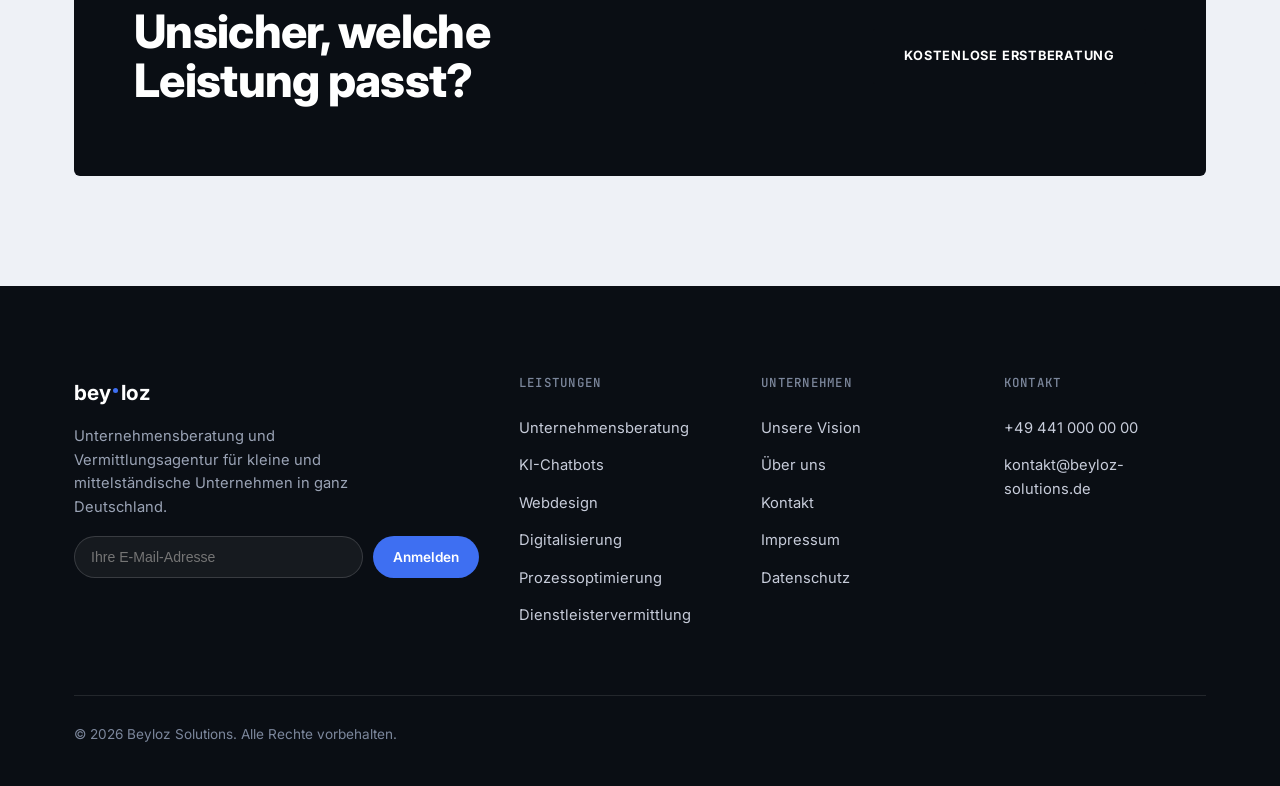
<file: leistungen/index.html>
<!DOCTYPE html>
<html lang="de">
<head>
<meta charset="UTF-8">
<meta name="viewport" content="width=device-width, initial-scale=1.0">
<title>Leistungen · Beyloz Solutions</title>
<meta name="description" content="Alle Leistungen von Beyloz Solutions im Überblick: Unternehmensberatung, Dienstleistervermittlung, KI-Chatbots, Webdesign, Digitalisierung und Prozessoptimierung.">
<link rel="stylesheet" href="../assets/styles.css">
</head>
<body>

<header class="nav">
  <div class="nav-inner">
    <a href="../index.html" class="brand">bey<span class="dot-divider"></span>loz</a>
    <nav class="nav-links">
      <a href="../index.html">Startseite</a>
      <a href="index.html">Leistungen</a>
      <a href="../vision.html">Unsere Vision</a>
      <a href="../ueber-uns.html">Über uns</a>
      <a href="../kontakt.html">Kontakt</a>
    </nav>
    <div class="nav-actions">
      <button class="theme-toggle" aria-label="Dark Mode umschalten"></button>
      <a href="../kontakt.html" class="btn btn-primary btn-sm">Kostenlose Erstberatung</a>
      <button class="nav-burger" aria-label="Menü öffnen"><span></span></button>
    </div>
  </div>
  <div class="mobile-menu">
    <button class="mobile-menu-close" aria-label="Menü schließen"><svg viewBox="0 0 24 24" fill="none" stroke="currentColor" stroke-width="2" stroke-linecap="round"><path d="M6 6l12 12M18 6L6 18"/></svg></button>
    <a href="../index.html">Startseite</a>
    <a href="index.html">Leistungen</a>
    <a href="../vision.html">Unsere Vision</a>
    <a href="../ueber-uns.html">Über uns</a>
    <a href="../kontakt.html">Kontakt</a>
    <a href="../kontakt.html" class="btn btn-primary" style="width:100%;margin-top:12px;">Kostenlose Erstberatung</a>
  </div>
</header>

<main>
  <section class="page-hero">
    <div class="container">
      <div class="breadcrumb"><a href="../index.html">Startseite</a><span>/</span><span>Leistungen</span></div>
      <div class="reveal" style="max-width:720px;">
        <span class="eyebrow">Leistungen</span>
        <h1 class="mt-16">Sechs Wege zur passenden Lösung</h1>
        <p class="lede mt-24">Jedes Unternehmen hat andere Prioritäten. Deshalb bieten wir sechs klar abgegrenzte Leistungsfelder, einzeln buchbar oder als Gesamtpaket aus einer Hand.</p>
      </div>
    </div>
  </section>

  <section class="section">
    <div class="container">
      <div class="grid grid-3">
        <a href="unternehmensberatung.html" class="card service-card reveal">
          <div class="icon-badge"><svg viewBox="0 0 24 24" fill="none" stroke="currentColor" stroke-width="1.8" stroke-linecap="round"><path d="M3 3v18h18M7 15l4-4 3 3 5-6"/></svg></div>
          <h3>Unternehmensberatung</h3>
          <p>Strategie, Struktur und klare Prioritäten für nachhaltiges Wachstum.</p>
          <span class="link-out">Mehr erfahren <svg viewBox="0 0 24 24" width="14" height="14" fill="none" stroke="currentColor" stroke-width="2"><path d="M5 12h14M13 6l6 6-6 6"/></svg></span>
        </a>
        <a href="dienstleistervermittlung.html" class="card service-card reveal">
          <div class="icon-badge"><svg viewBox="0 0 24 24" fill="none" stroke="currentColor" stroke-width="1.8" stroke-linecap="round"><circle cx="12" cy="12" r="3"/><path d="M12 2v4M12 18v4M4.9 4.9l2.8 2.8M16.3 16.3l2.8 2.8M2 12h4M18 12h4M4.9 19.1l2.8-2.8M16.3 7.7l2.8-2.8"/></svg></div>
          <h3>Dienstleistervermittlung</h3>
          <p>Wir finden aus unserem geprüften Netzwerk den passenden Anbieter für Sie.</p>
          <span class="link-out">Mehr erfahren <svg viewBox="0 0 24 24" width="14" height="14" fill="none" stroke="currentColor" stroke-width="2"><path d="M5 12h14M13 6l6 6-6 6"/></svg></span>
        </a>
        <a href="ki-chatbots.html" class="card service-card reveal">
          <div class="icon-badge"><svg viewBox="0 0 24 24" fill="none" stroke="currentColor" stroke-width="1.8" stroke-linecap="round"><path d="M21 11.5a8.38 8.38 0 0 1-8.5 8.5A8.38 8.38 0 0 1 4 11.5 8.5 8.5 0 0 1 12.5 3 8.5 8.5 0 0 1 21 11.5Z"/><path d="M8.5 11.5h.01M12.5 11.5h.01M16.5 11.5h.01"/></svg></div>
          <h3>KI-Chatbots</h3>
          <p>Automatisierte Kundenkommunikation, die rund um die Uhr Anfragen beantwortet.</p>
          <span class="link-out">Mehr erfahren <svg viewBox="0 0 24 24" width="14" height="14" fill="none" stroke="currentColor" stroke-width="2"><path d="M5 12h14M13 6l6 6-6 6"/></svg></span>
        </a>
        <a href="webdesign.html" class="card service-card reveal">
          <div class="icon-badge"><svg viewBox="0 0 24 24" fill="none" stroke="currentColor" stroke-width="1.8" stroke-linecap="round"><rect x="3" y="4" width="18" height="14" rx="2"/><path d="M3 9h18M8 21h8"/></svg></div>
          <h3>Webdesign</h3>
          <p>Websites, die Vertrauen schaffen und Kunden zuverlässig in Anfragen verwandeln.</p>
          <span class="link-out">Mehr erfahren <svg viewBox="0 0 24 24" width="14" height="14" fill="none" stroke="currentColor" stroke-width="2"><path d="M5 12h14M13 6l6 6-6 6"/></svg></span>
        </a>
        <a href="digitalisierung.html" class="card service-card reveal">
          <div class="icon-badge"><svg viewBox="0 0 24 24" fill="none" stroke="currentColor" stroke-width="1.8" stroke-linecap="round"><rect x="4" y="2" width="16" height="20" rx="2"/><path d="M9 7h6M9 11h6M9 15h3"/></svg></div>
          <h3>Digitalisierung</h3>
          <p>Papierprozesse Schritt für Schritt durch digitale Abläufe ersetzen.</p>
          <span class="link-out">Mehr erfahren <svg viewBox="0 0 24 24" width="14" height="14" fill="none" stroke="currentColor" stroke-width="2"><path d="M5 12h14M13 6l6 6-6 6"/></svg></span>
        </a>
        <a href="prozessoptimierung.html" class="card service-card reveal">
          <div class="icon-badge"><svg viewBox="0 0 24 24" fill="none" stroke="currentColor" stroke-width="1.8" stroke-linecap="round"><path d="M4 4v5h5M20 20v-5h-5M4.5 9A8 8 0 0 1 19 8M19.5 15a8 8 0 0 1-14.5 1"/></svg></div>
          <h3>Prozessoptimierung</h3>
          <p>Abläufe verschlanken, Automatisierung einführen, Kosten senken.</p>
          <span class="link-out">Mehr erfahren <svg viewBox="0 0 24 24" width="14" height="14" fill="none" stroke="currentColor" stroke-width="2"><path d="M5 12h14M13 6l6 6-6 6"/></svg></span>
        </a>
      </div>
    </div>
  </section>

  <section class="section section-alt">
    <div class="container">
      <div class="cta-banner reveal">
        <h2>Unsicher, welche Leistung passt?</h2>
        <div class="cta-side">
          <a href="../kontakt.html" class="btn btn-primary">Kostenlose Erstberatung</a>
        </div>
      </div>
    </div>
  </section>
</main>

<footer>
  <div class="container">
    <div class="footer-grid">
      <div class="footer-brand">
        <a href="../index.html" class="brand" style="color:#fff;">bey<span class="dot-divider"></span>loz</a>
        <p>Unternehmensberatung und Vermittlungsagentur für kleine und mittelständische Unternehmen in ganz Deutschland.</p>
        <form id="newsletter-form" class="newsletter-row" aria-label="Newsletter anmelden" action="https://5cb78a49.sibforms.com/serve/[base64]" method="POST" target="newsletter-frame">
          <input type="email" name="EMAIL" required placeholder="Ihre E-Mail-Adresse" aria-label="E-Mail für Newsletter">
          <input type="text" name="email_address_check" value="" tabindex="-1" autocomplete="off" aria-hidden="true" style="position:absolute;left:-9999px;width:1px;height:1px;overflow:hidden;">
          <input type="hidden" name="locale" value="de">
          <button type="submit">Anmelden</button>
        </form>
        <iframe name="newsletter-frame" style="display:none;" title="Newsletter-Anmeldung" aria-hidden="true"></iframe>
      </div>
      <div class="footer-col">
        <h4>Leistungen</h4>
        <a href="unternehmensberatung.html">Unternehmensberatung</a>
        <a href="ki-chatbots.html">KI-Chatbots</a>
        <a href="webdesign.html">Webdesign</a>
        <a href="digitalisierung.html">Digitalisierung</a>
        <a href="prozessoptimierung.html">Prozessoptimierung</a>
        <a href="dienstleistervermittlung.html">Dienstleistervermittlung</a>
      </div>
      <div class="footer-col">
        <h4>Unternehmen</h4>
        <a href="../vision.html">Unsere Vision</a>
        <a href="../ueber-uns.html">Über uns</a>
        <a href="../kontakt.html">Kontakt</a>
        <a href="../impressum.html">Impressum</a>
        <a href="../datenschutz.html">Datenschutz</a>
      </div>
      <div class="footer-col">
        <h4>Kontakt</h4>
        <a href="tel:+494410000000">+49 441 000 00 00</a>
        <a href="mailto:kontakt@beyloz-solutions.de">kontakt@beyloz-solutions.de</a>
      </div>
    </div>
    <div class="footer-bottom">
      <p>© 2026 Beyloz Solutions. Alle Rechte vorbehalten.</p>
    </div>
  </div>
</footer>

<div class="floating-stack">
  <a class="fab fab-whatsapp" href="https://wa.me/494410000000" target="_blank" rel="noopener" aria-label="WhatsApp Kontakt"><svg viewBox="0 0 32 32"><path d="M16 3C9 3 3.3 8.7 3.3 15.7c0 2.4.6 4.6 1.8 6.6L3 29l6.9-2c1.9 1 4 1.6 6.1 1.6 7 0 12.7-5.7 12.7-12.7C28.7 8.7 23 3 16 3zm0 23.1c-2 0-3.9-.5-5.6-1.5l-.4-.2-4.1 1.1 1.1-4-.3-.4a10.5 10.5 0 0 1-1.6-5.6C5.1 9.7 10 4.9 16 4.9s10.9 4.8 10.9 10.8S22 26.1 16 26.1zm5.9-8.1c-.3-.2-1.9-.9-2.2-1-.3-.1-.5-.2-.7.2-.2.3-.8 1-1 1.2-.2.2-.4.2-.7.1-.3-.2-1.4-.5-2.7-1.7-1-.9-1.7-2-1.9-2.3-.2-.3 0-.5.1-.7.2-.2.3-.4.5-.6.2-.2.2-.3.3-.5.1-.2 0-.4 0-.6-.1-.2-.7-1.8-1-2.4-.3-.6-.5-.5-.7-.6h-.6c-.2 0-.5.1-.8.4-.3.3-1 1-1 2.5s1.1 2.9 1.2 3.1c.1.2 2.2 3.4 5.3 4.7.7.3 1.3.5 1.7.6.7.2 1.4.2 1.9.1.6-.1 1.9-.8 2.1-1.5.3-.7.3-1.4.2-1.5-.1-.1-.3-.2-.6-.3z"/></svg></a>
  <button class="fab fab-chat" aria-label="Chat öffnen"><svg viewBox="0 0 24 24" fill="none" stroke="currentColor" stroke-width="1.8" stroke-linecap="round"><path d="M21 11.5a8.38 8.38 0 0 1-1.9 5.4A8.5 8.5 0 0 1 12.5 20a8.4 8.4 0 0 1-4-1L3 20l1.1-4.5a8.4 8.4 0 0 1-1.1-4A8.5 8.5 0 0 1 12.5 3 8.38 8.38 0 0 1 21 11.5Z"/></svg><span class="pulse"></span></button>
</div>
<div class="chat-window" role="dialog" aria-label="Beyloz Chat-Assistent">
  <div class="chat-head"><span class="dot-live"></span><div><strong>Beyloz Assistent</strong><span>Antwortet in der Regel sofort</span></div><button class="chat-close" aria-label="Chat schließen"><svg viewBox="0 0 24 24" fill="none" stroke="currentColor" stroke-width="2"><path d="M6 6l12 12M18 6L6 18"/></svg></button></div>
  <div class="chat-body"><div class="chat-bubble bot">Willkommen bei Beyloz Solutions! Welche Leistung interessiert Sie?</div></div>
  <form class="chat-input-row"><input type="text" placeholder="Ihre Nachricht …" aria-label="Nachricht eingeben"><button type="submit" aria-label="Senden"><svg viewBox="0 0 24 24" width="16" height="16" fill="none" stroke="#fff" stroke-width="2"><path d="M5 12h14M13 6l6 6-6 6"/></svg></button></form>
</div>

<script src="../assets/script.js"></script>
</body>
</html>
</file>
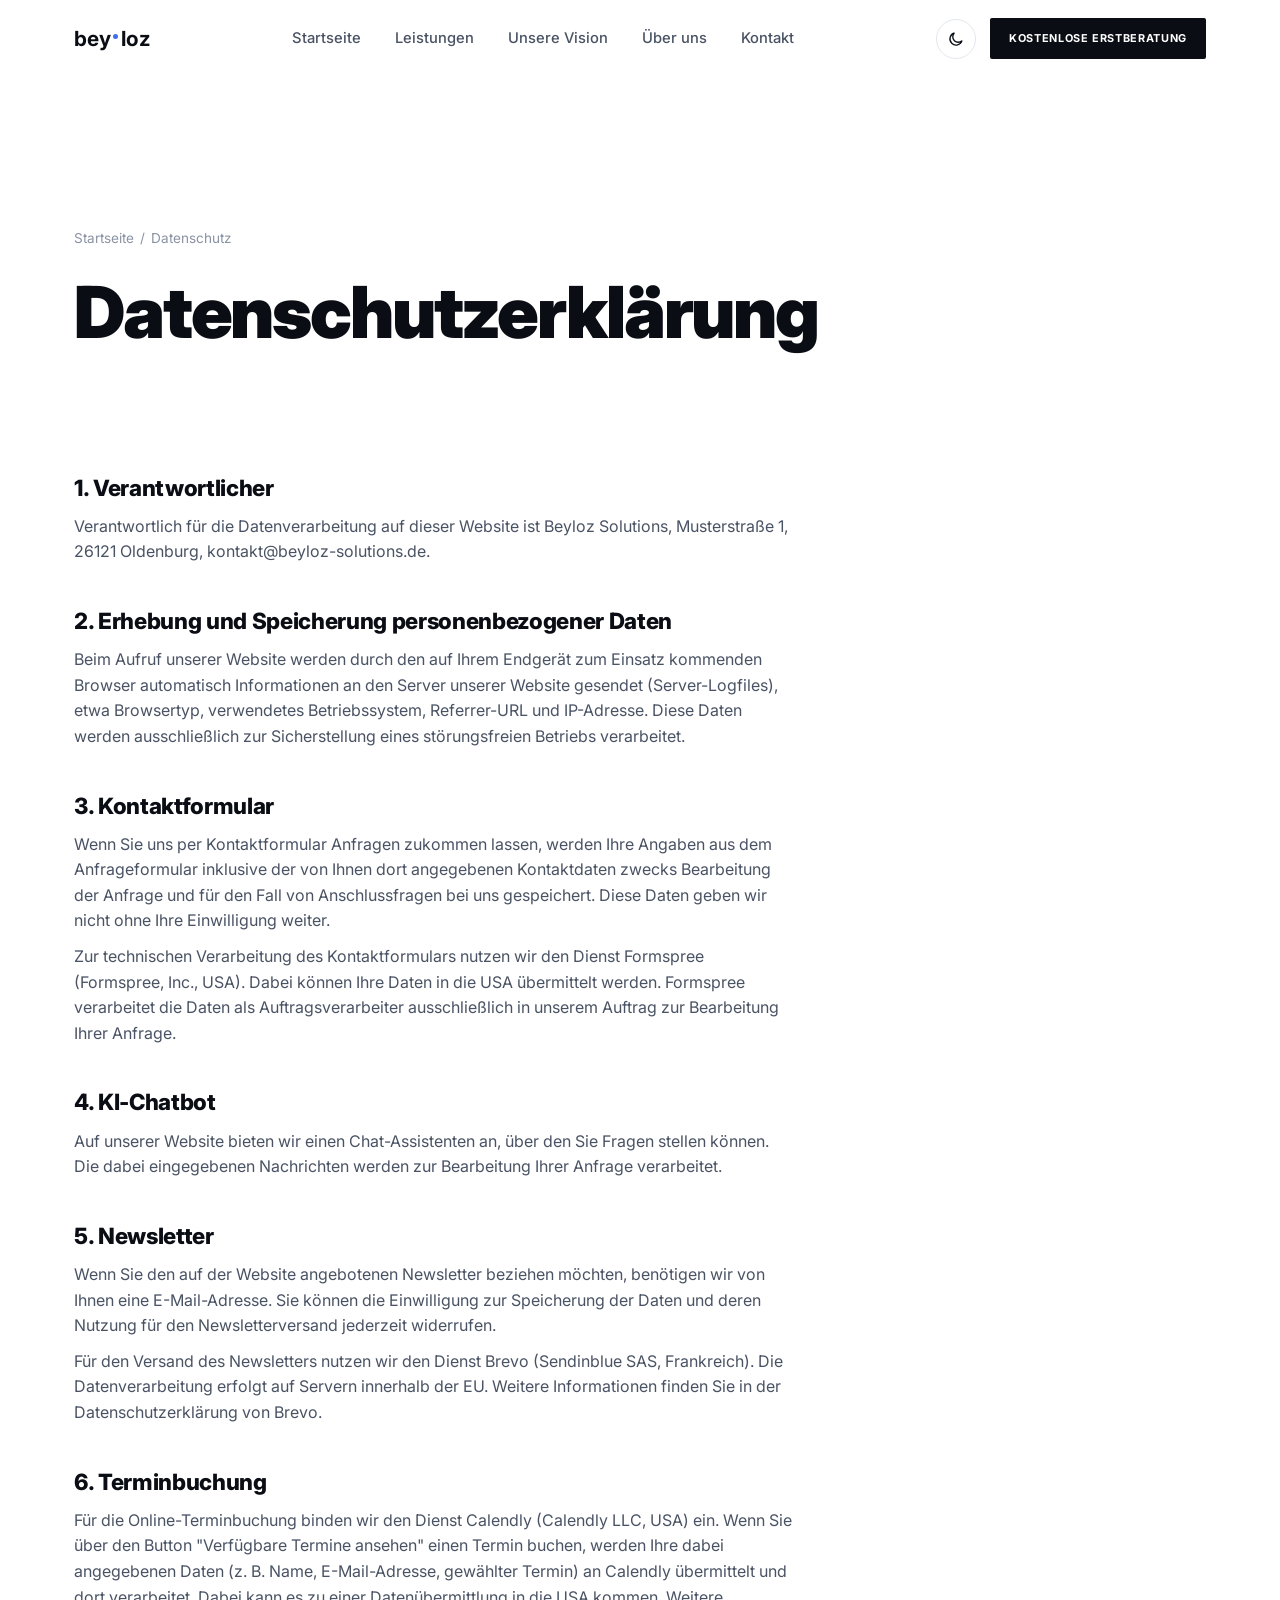
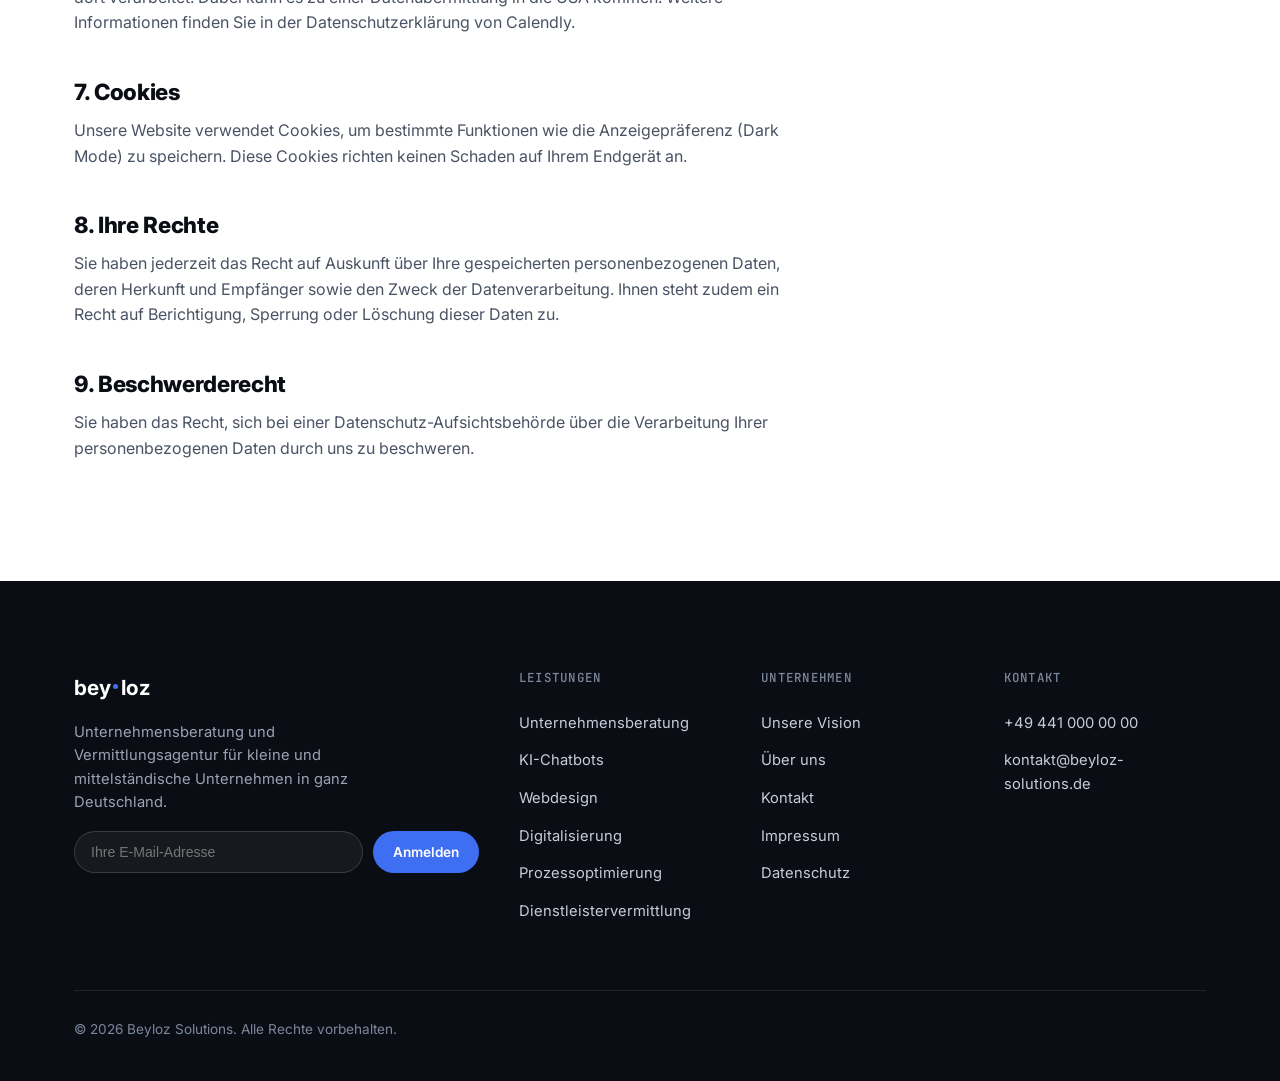
<file: datenschutz.html>
<!DOCTYPE html>
<html lang="de">
<head>
<meta charset="UTF-8">
<meta name="viewport" content="width=device-width, initial-scale=1.0">
<title>Datenschutz · Beyloz Solutions</title>
<meta name="description" content="Datenschutzerklärung von Beyloz Solutions gemäß DSGVO.">
<link rel="stylesheet" href="assets/styles.css">
</head>
<body>

<header class="nav">
  <div class="nav-inner">
    <a href="index.html" class="brand">bey<span class="dot-divider"></span>loz</a>
    <nav class="nav-links">
      <a href="index.html">Startseite</a>
      <a href="leistungen/index.html">Leistungen</a>
      <a href="vision.html">Unsere Vision</a>
      <a href="ueber-uns.html">Über uns</a>
      <a href="kontakt.html">Kontakt</a>
    </nav>
    <div class="nav-actions">
      <button class="theme-toggle" aria-label="Dark Mode umschalten"></button>
      <a href="kontakt.html" class="btn btn-primary btn-sm">Kostenlose Erstberatung</a>
      <button class="nav-burger" aria-label="Menü öffnen"><span></span></button>
    </div>
  </div>
  <div class="mobile-menu">
    <button class="mobile-menu-close" aria-label="Menü schließen"><svg viewBox="0 0 24 24" fill="none" stroke="currentColor" stroke-width="2" stroke-linecap="round"><path d="M6 6l12 12M18 6L6 18"/></svg></button>
    <a href="index.html">Startseite</a>
    <a href="leistungen/index.html">Leistungen</a>
    <a href="vision.html">Unsere Vision</a>
    <a href="ueber-uns.html">Über uns</a>
    <a href="kontakt.html">Kontakt</a>
  </div>
</header>

<main>
  <section class="page-hero">
    <div class="container">
      <div class="breadcrumb"><a href="index.html">Startseite</a><span>/</span><span>Datenschutz</span></div>
      <h1 class="reveal">Datenschutzerklärung</h1>
    </div>
  </section>

  <section class="section" style="padding-top:0;">
    <div class="container">
      <div class="legal reveal" style="max-width:720px;">
        <h2>1. Verantwortlicher</h2>
        <p>Verantwortlich für die Datenverarbeitung auf dieser Website ist Beyloz Solutions, Musterstraße 1, 26121 Oldenburg, kontakt@beyloz-solutions.de.</p>

        <h2>2. Erhebung und Speicherung personenbezogener Daten</h2>
        <p>Beim Aufruf unserer Website werden durch den auf Ihrem Endgerät zum Einsatz kommenden Browser automatisch Informationen an den Server unserer Website gesendet (Server-Logfiles), etwa Browsertyp, verwendetes Betriebssystem, Referrer-URL und IP-Adresse. Diese Daten werden ausschließlich zur Sicherstellung eines störungsfreien Betriebs verarbeitet.</p>

        <h2>3. Kontaktformular</h2>
        <p>Wenn Sie uns per Kontaktformular Anfragen zukommen lassen, werden Ihre Angaben aus dem Anfrageformular inklusive der von Ihnen dort angegebenen Kontaktdaten zwecks Bearbeitung der Anfrage und für den Fall von Anschlussfragen bei uns gespeichert. Diese Daten geben wir nicht ohne Ihre Einwilligung weiter.</p>
        <p>Zur technischen Verarbeitung des Kontaktformulars nutzen wir den Dienst Formspree (Formspree, Inc., USA). Dabei können Ihre Daten in die USA übermittelt werden. Formspree verarbeitet die Daten als Auftragsverarbeiter ausschließlich in unserem Auftrag zur Bearbeitung Ihrer Anfrage.</p>

        <h2>4. KI-Chatbot</h2>
        <p>Auf unserer Website bieten wir einen Chat-Assistenten an, über den Sie Fragen stellen können. Die dabei eingegebenen Nachrichten werden zur Bearbeitung Ihrer Anfrage verarbeitet.</p>

        <h2>5. Newsletter</h2>
        <p>Wenn Sie den auf der Website angebotenen Newsletter beziehen möchten, benötigen wir von Ihnen eine E-Mail-Adresse. Sie können die Einwilligung zur Speicherung der Daten und deren Nutzung für den Newsletterversand jederzeit widerrufen.</p>
        <p>Für den Versand des Newsletters nutzen wir den Dienst Brevo (Sendinblue SAS, Frankreich). Die Datenverarbeitung erfolgt auf Servern innerhalb der EU. Weitere Informationen finden Sie in der Datenschutzerklärung von Brevo.</p>

        <h2>6. Terminbuchung</h2>
        <p>Für die Online-Terminbuchung binden wir den Dienst Calendly (Calendly LLC, USA) ein. Wenn Sie über den Button "Verfügbare Termine ansehen" einen Termin buchen, werden Ihre dabei angegebenen Daten (z. B. Name, E-Mail-Adresse, gewählter Termin) an Calendly übermittelt und dort verarbeitet. Dabei kann es zu einer Datenübermittlung in die USA kommen. Weitere Informationen finden Sie in der Datenschutzerklärung von Calendly.</p>

        <h2>7. Cookies</h2>
        <p>Unsere Website verwendet Cookies, um bestimmte Funktionen wie die Anzeigepräferenz (Dark Mode) zu speichern. Diese Cookies richten keinen Schaden auf Ihrem Endgerät an.</p>

        <h2>8. Ihre Rechte</h2>
        <p>Sie haben jederzeit das Recht auf Auskunft über Ihre gespeicherten personenbezogenen Daten, deren Herkunft und Empfänger sowie den Zweck der Datenverarbeitung. Ihnen steht zudem ein Recht auf Berichtigung, Sperrung oder Löschung dieser Daten zu.</p>

        <h2>9. Beschwerderecht</h2>
        <p>Sie haben das Recht, sich bei einer Datenschutz-Aufsichtsbehörde über die Verarbeitung Ihrer personenbezogenen Daten durch uns zu beschweren.</p>
      </div>
    </div>
  </section>
</main>

<footer>
  <div class="container">
    <div class="footer-grid">
      <div class="footer-brand">
        <a href="index.html" class="brand" style="color:#fff;">bey<span class="dot-divider"></span>loz</a>
        <p>Unternehmensberatung und Vermittlungsagentur für kleine und mittelständische Unternehmen in ganz Deutschland.</p>
        <form id="newsletter-form" class="newsletter-row" aria-label="Newsletter anmelden" action="https://5cb78a49.sibforms.com/serve/[base64]" method="POST" target="newsletter-frame">
          <input type="email" name="EMAIL" required placeholder="Ihre E-Mail-Adresse" aria-label="E-Mail für Newsletter">
          <input type="text" name="email_address_check" value="" tabindex="-1" autocomplete="off" aria-hidden="true" style="position:absolute;left:-9999px;width:1px;height:1px;overflow:hidden;">
          <input type="hidden" name="locale" value="de">
          <button type="submit">Anmelden</button>
        </form>
        <iframe name="newsletter-frame" style="display:none;" title="Newsletter-Anmeldung" aria-hidden="true"></iframe>
      </div>
      <div class="footer-col">
        <h4>Leistungen</h4>
        <a href="leistungen/unternehmensberatung.html">Unternehmensberatung</a>
        <a href="leistungen/ki-chatbots.html">KI-Chatbots</a>
        <a href="leistungen/webdesign.html">Webdesign</a>
        <a href="leistungen/digitalisierung.html">Digitalisierung</a>
        <a href="leistungen/prozessoptimierung.html">Prozessoptimierung</a>
        <a href="leistungen/dienstleistervermittlung.html">Dienstleistervermittlung</a>
      </div>
      <div class="footer-col">
        <h4>Unternehmen</h4>
        <a href="vision.html">Unsere Vision</a>
        <a href="ueber-uns.html">Über uns</a>
        <a href="kontakt.html">Kontakt</a>
        <a href="impressum.html">Impressum</a>
        <a href="datenschutz.html">Datenschutz</a>
      </div>
      <div class="footer-col">
        <h4>Kontakt</h4>
        <a href="tel:+494410000000">+49 441 000 00 00</a>
        <a href="mailto:kontakt@beyloz-solutions.de">kontakt@beyloz-solutions.de</a>
      </div>
    </div>
    <div class="footer-bottom"><p>© 2026 Beyloz Solutions. Alle Rechte vorbehalten.</p></div>
  </div>
</footer>

<script src="assets/script.js"></script>
</body>
</html>
</file>
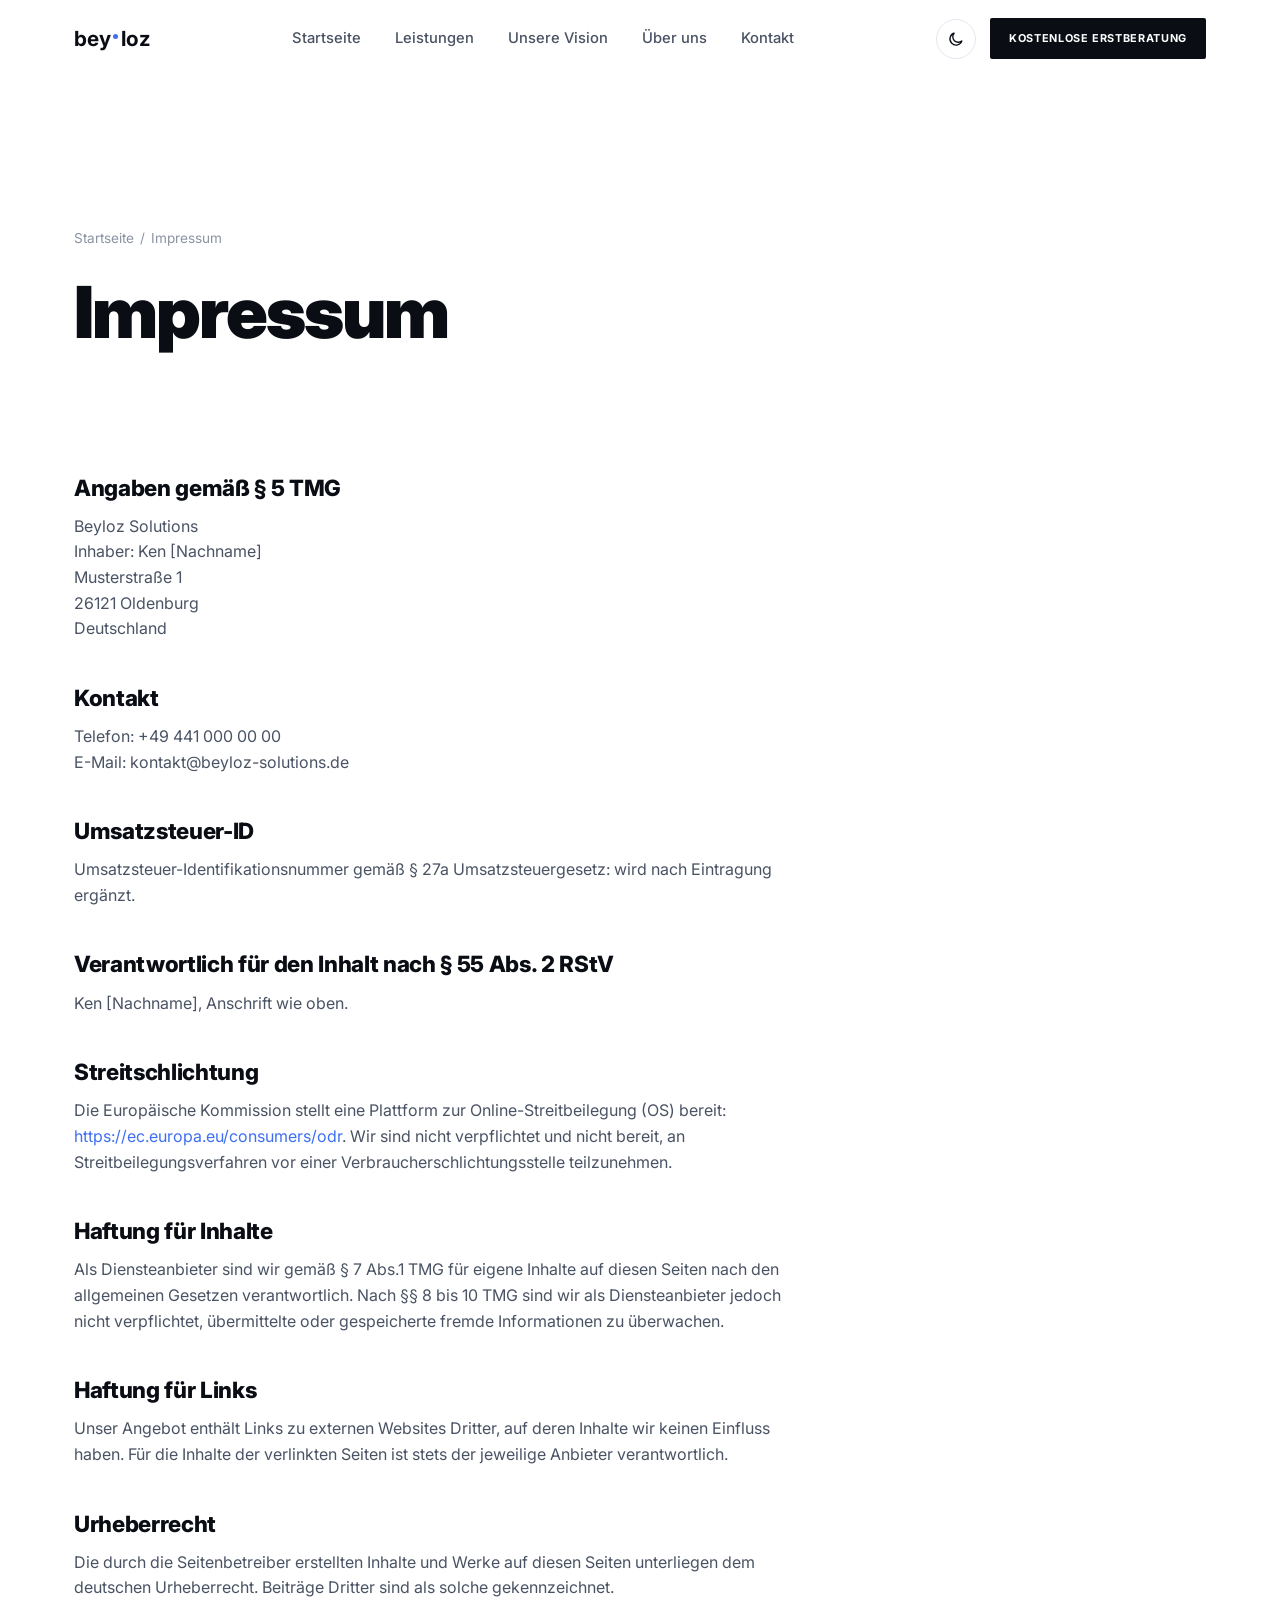
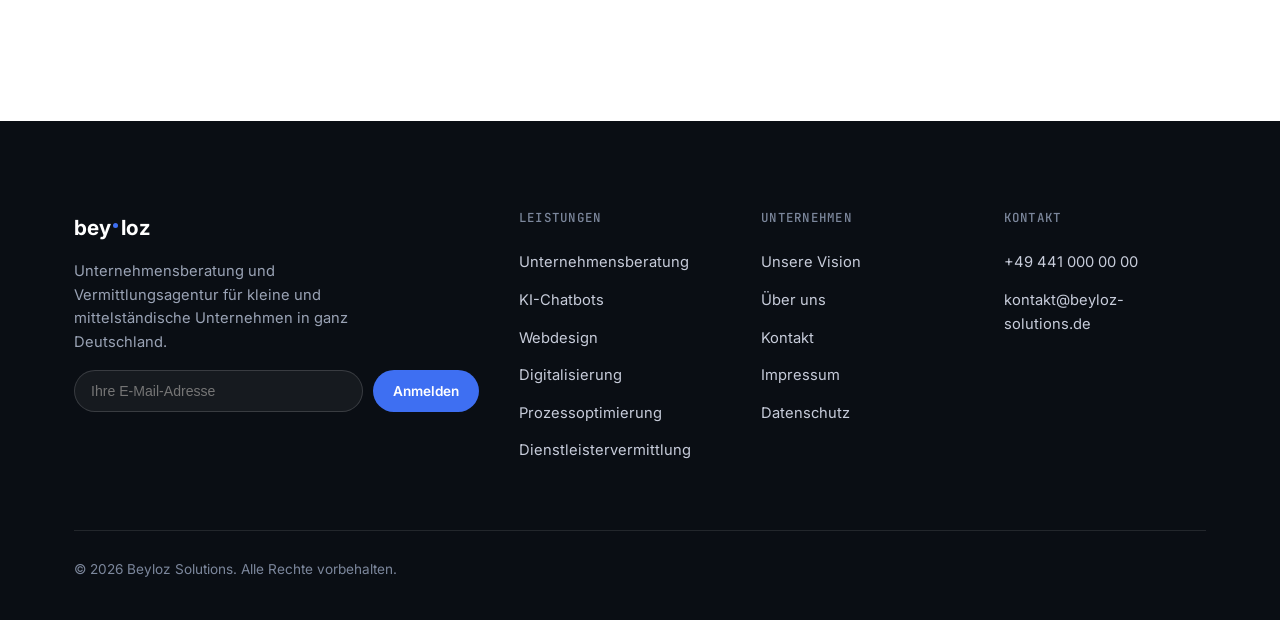
<file: impressum.html>
<!DOCTYPE html>
<html lang="de">
<head>
<meta charset="UTF-8">
<meta name="viewport" content="width=device-width, initial-scale=1.0">
<title>Impressum · Beyloz Solutions</title>
<meta name="description" content="Impressum von Beyloz Solutions gemäß § 5 TMG.">
<link rel="stylesheet" href="assets/styles.css">
</head>
<body>

<header class="nav">
  <div class="nav-inner">
    <a href="index.html" class="brand">bey<span class="dot-divider"></span>loz</a>
    <nav class="nav-links">
      <a href="index.html">Startseite</a>
      <a href="leistungen/index.html">Leistungen</a>
      <a href="vision.html">Unsere Vision</a>
      <a href="ueber-uns.html">Über uns</a>
      <a href="kontakt.html">Kontakt</a>
    </nav>
    <div class="nav-actions">
      <button class="theme-toggle" aria-label="Dark Mode umschalten"></button>
      <a href="kontakt.html" class="btn btn-primary btn-sm">Kostenlose Erstberatung</a>
      <button class="nav-burger" aria-label="Menü öffnen"><span></span></button>
    </div>
  </div>
  <div class="mobile-menu">
    <button class="mobile-menu-close" aria-label="Menü schließen"><svg viewBox="0 0 24 24" fill="none" stroke="currentColor" stroke-width="2" stroke-linecap="round"><path d="M6 6l12 12M18 6L6 18"/></svg></button>
    <a href="index.html">Startseite</a>
    <a href="leistungen/index.html">Leistungen</a>
    <a href="vision.html">Unsere Vision</a>
    <a href="ueber-uns.html">Über uns</a>
    <a href="kontakt.html">Kontakt</a>
  </div>
</header>

<main>
  <section class="page-hero">
    <div class="container">
      <div class="breadcrumb"><a href="index.html">Startseite</a><span>/</span><span>Impressum</span></div>
      <h1 class="reveal">Impressum</h1>
    </div>
  </section>

  <section class="section" style="padding-top:0;">
    <div class="container">
      <div class="legal reveal" style="max-width:720px;">
        <h2>Angaben gemäß § 5 TMG</h2>
        <p>Beyloz Solutions<br>
        Inhaber: Ken [Nachname]<br>
        Musterstraße 1<br>
        26121 Oldenburg<br>
        Deutschland</p>

        <h2>Kontakt</h2>
        <p>Telefon: +49 441 000 00 00<br>
        E-Mail: kontakt@beyloz-solutions.de</p>

        <h2>Umsatzsteuer-ID</h2>
        <p>Umsatzsteuer-Identifikationsnummer gemäß § 27a Umsatzsteuergesetz: wird nach Eintragung ergänzt.</p>

        <h2>Verantwortlich für den Inhalt nach § 55 Abs. 2 RStV</h2>
        <p>Ken [Nachname], Anschrift wie oben.</p>

        <h2>Streitschlichtung</h2>
        <p>Die Europäische Kommission stellt eine Plattform zur Online-Streitbeilegung (OS) bereit: <a href="https://ec.europa.eu/consumers/odr" target="_blank" rel="noopener" style="color:var(--accent);">https://ec.europa.eu/consumers/odr</a>. Wir sind nicht verpflichtet und nicht bereit, an Streitbeilegungsverfahren vor einer Verbraucherschlichtungsstelle teilzunehmen.</p>

        <h2>Haftung für Inhalte</h2>
        <p>Als Diensteanbieter sind wir gemäß § 7 Abs.1 TMG für eigene Inhalte auf diesen Seiten nach den allgemeinen Gesetzen verantwortlich. Nach §§ 8 bis 10 TMG sind wir als Diensteanbieter jedoch nicht verpflichtet, übermittelte oder gespeicherte fremde Informationen zu überwachen.</p>

        <h2>Haftung für Links</h2>
        <p>Unser Angebot enthält Links zu externen Websites Dritter, auf deren Inhalte wir keinen Einfluss haben. Für die Inhalte der verlinkten Seiten ist stets der jeweilige Anbieter verantwortlich.</p>

        <h2>Urheberrecht</h2>
        <p>Die durch die Seitenbetreiber erstellten Inhalte und Werke auf diesen Seiten unterliegen dem deutschen Urheberrecht. Beiträge Dritter sind als solche gekennzeichnet.</p>
      </div>
    </div>
  </section>
</main>

<footer>
  <div class="container">
    <div class="footer-grid">
      <div class="footer-brand">
        <a href="index.html" class="brand" style="color:#fff;">bey<span class="dot-divider"></span>loz</a>
        <p>Unternehmensberatung und Vermittlungsagentur für kleine und mittelständische Unternehmen in ganz Deutschland.</p>
        <form id="newsletter-form" class="newsletter-row" aria-label="Newsletter anmelden" action="https://5cb78a49.sibforms.com/serve/[base64]" method="POST" target="newsletter-frame">
          <input type="email" name="EMAIL" required placeholder="Ihre E-Mail-Adresse" aria-label="E-Mail für Newsletter">
          <input type="text" name="email_address_check" value="" tabindex="-1" autocomplete="off" aria-hidden="true" style="position:absolute;left:-9999px;width:1px;height:1px;overflow:hidden;">
          <input type="hidden" name="locale" value="de">
          <button type="submit">Anmelden</button>
        </form>
        <iframe name="newsletter-frame" style="display:none;" title="Newsletter-Anmeldung" aria-hidden="true"></iframe>
      </div>
      <div class="footer-col">
        <h4>Leistungen</h4>
        <a href="leistungen/unternehmensberatung.html">Unternehmensberatung</a>
        <a href="leistungen/ki-chatbots.html">KI-Chatbots</a>
        <a href="leistungen/webdesign.html">Webdesign</a>
        <a href="leistungen/digitalisierung.html">Digitalisierung</a>
        <a href="leistungen/prozessoptimierung.html">Prozessoptimierung</a>
        <a href="leistungen/dienstleistervermittlung.html">Dienstleistervermittlung</a>
      </div>
      <div class="footer-col">
        <h4>Unternehmen</h4>
        <a href="vision.html">Unsere Vision</a>
        <a href="ueber-uns.html">Über uns</a>
        <a href="kontakt.html">Kontakt</a>
        <a href="impressum.html">Impressum</a>
        <a href="datenschutz.html">Datenschutz</a>
      </div>
      <div class="footer-col">
        <h4>Kontakt</h4>
        <a href="tel:+494410000000">+49 441 000 00 00</a>
        <a href="mailto:kontakt@beyloz-solutions.de">kontakt@beyloz-solutions.de</a>
      </div>
    </div>
    <div class="footer-bottom"><p>© 2026 Beyloz Solutions. Alle Rechte vorbehalten.</p></div>
  </div>
</footer>

<script src="assets/script.js"></script>
</body>
</html>
</file>
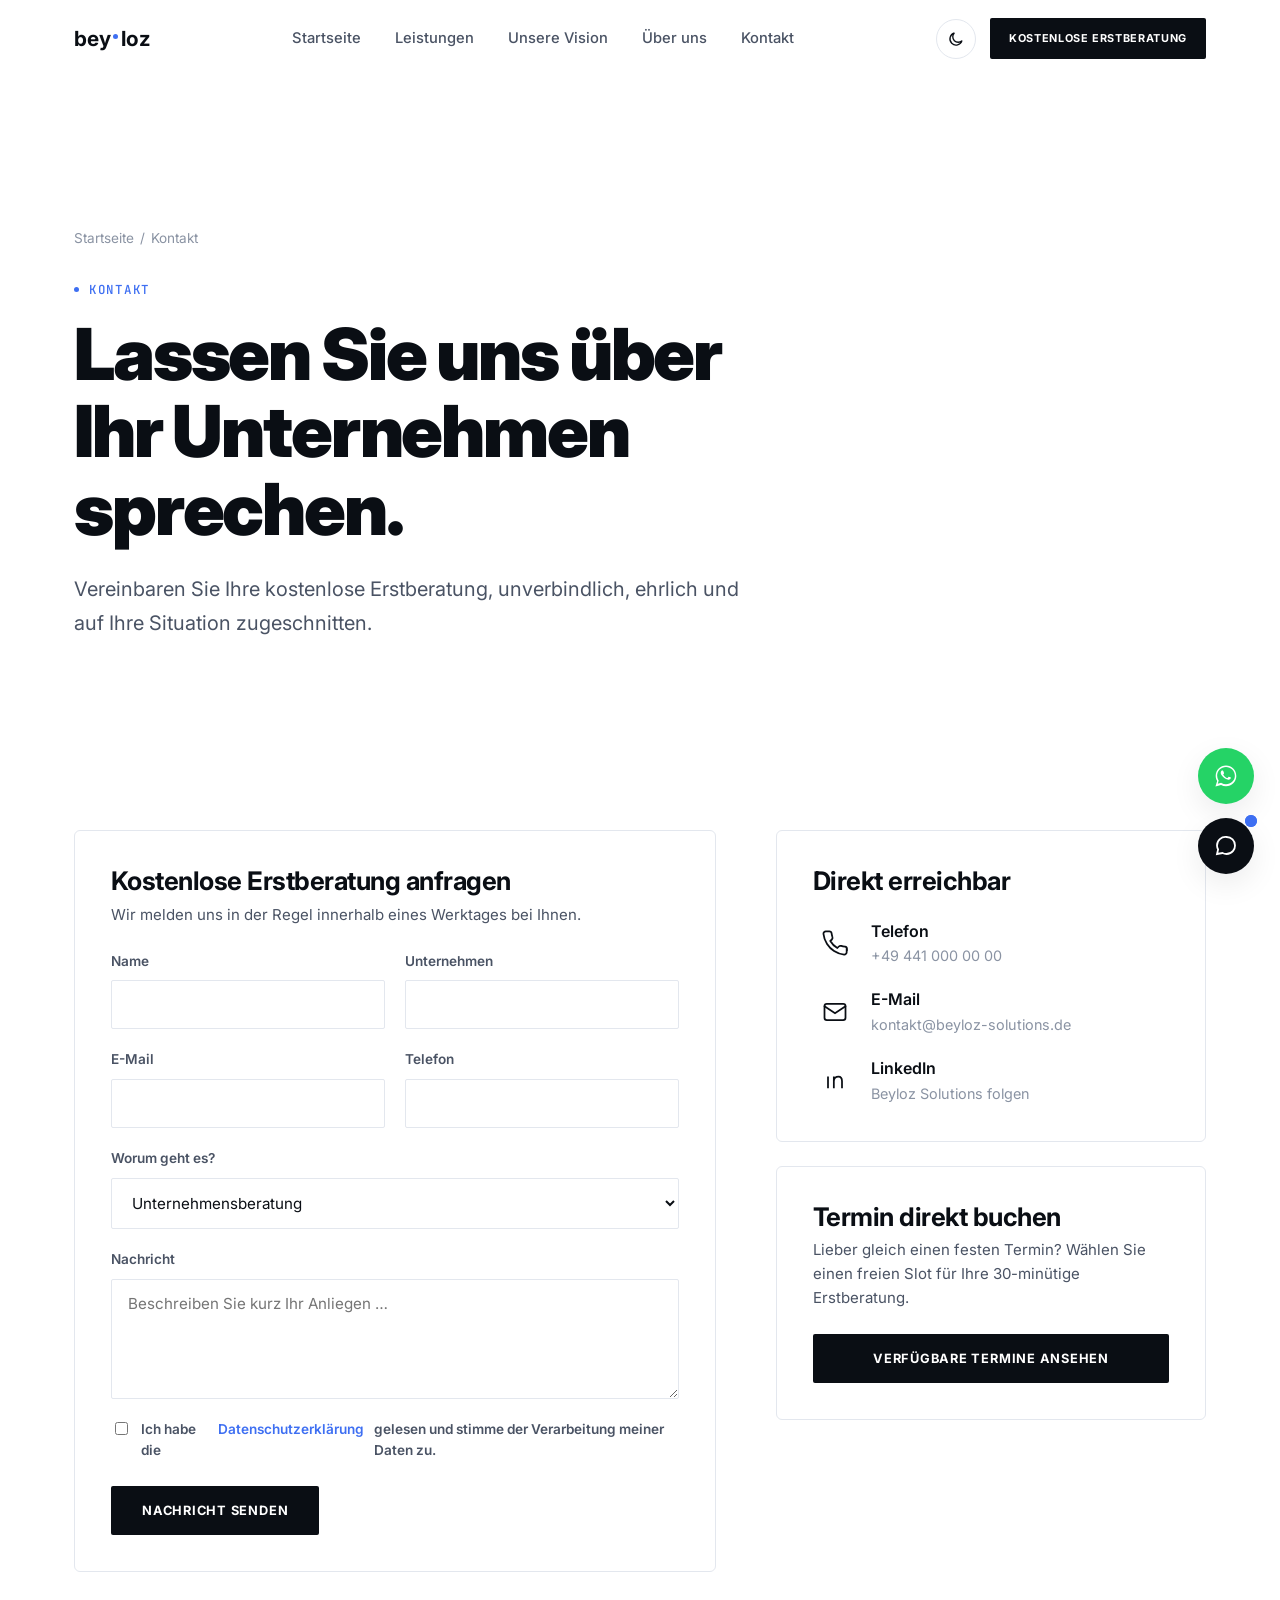
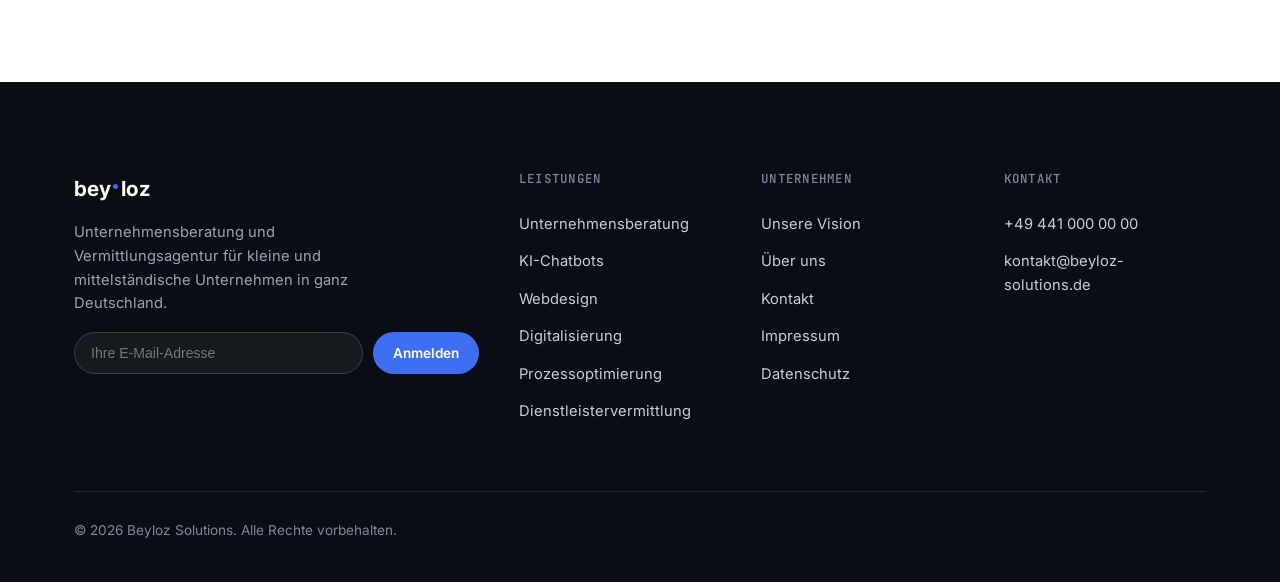
<file: kontakt.html>
<!DOCTYPE html>
<html lang="de">
<head>
<meta charset="UTF-8">
<meta name="viewport" content="width=device-width, initial-scale=1.0">
<title>Kontakt · Beyloz Solutions</title>
<meta name="description" content="Kostenlose Erstberatung anfragen: Kontaktformular, Telefon, E-Mail und LinkedIn von Beyloz Solutions.">
<link rel="stylesheet" href="assets/styles.css">
<link href="https://assets.calendly.com/assets/external/widget.css" rel="stylesheet">
</head>
<body>

<header class="nav">
  <div class="nav-inner">
    <a href="index.html" class="brand">bey<span class="dot-divider"></span>loz</a>
    <nav class="nav-links">
      <a href="index.html">Startseite</a>
      <a href="leistungen/index.html">Leistungen</a>
      <a href="vision.html">Unsere Vision</a>
      <a href="ueber-uns.html">Über uns</a>
      <a href="kontakt.html">Kontakt</a>
    </nav>
    <div class="nav-actions">
      <button class="theme-toggle" aria-label="Dark Mode umschalten"></button>
      <a href="kontakt.html" class="btn btn-primary btn-sm">Kostenlose Erstberatung</a>
      <button class="nav-burger" aria-label="Menü öffnen"><span></span></button>
    </div>
  </div>
  <div class="mobile-menu">
    <button class="mobile-menu-close" aria-label="Menü schließen"><svg viewBox="0 0 24 24" fill="none" stroke="currentColor" stroke-width="2" stroke-linecap="round"><path d="M6 6l12 12M18 6L6 18"/></svg></button>
    <a href="index.html">Startseite</a>
    <a href="leistungen/index.html">Leistungen</a>
    <a href="vision.html">Unsere Vision</a>
    <a href="ueber-uns.html">Über uns</a>
    <a href="kontakt.html">Kontakt</a>
  </div>
</header>

<main>
  <section class="page-hero">
    <div class="container">
      <div class="breadcrumb"><a href="index.html">Startseite</a><span>/</span><span>Kontakt</span></div>
      <div class="reveal" style="max-width:680px;">
        <span class="eyebrow">Kontakt</span>
        <h1 class="mt-16">Lassen Sie uns über Ihr Unternehmen sprechen.</h1>
        <p class="lede mt-24">Vereinbaren Sie Ihre kostenlose Erstberatung, unverbindlich, ehrlich und auf Ihre Situation zugeschnitten.</p>
      </div>
    </div>
  </section>

  <section class="section">
    <div class="container">
      <div class="grid grid-2" style="gap:60px; align-items:start;">

        <div class="card reveal">
          <h3>Kostenlose Erstberatung anfragen</h3>
          <p class="mt-8" style="color:var(--text-soft);font-size:0.94rem;">Wir melden uns in der Regel innerhalb eines Werktages bei Ihnen.</p>
          <form id="contact-form" class="mt-24" action="https://formspree.io/f/xeeybzqa" method="POST">
            <div class="form-grid">
              <div class="field"><label for="name">Name</label><input id="name" name="name" type="text" required autocomplete="name"></div>
              <div class="field"><label for="company">Unternehmen</label><input id="company" name="company" type="text" autocomplete="organization"></div>
              <div class="field"><label for="email">E-Mail</label><input id="email" name="email" type="email" required autocomplete="email"></div>
              <div class="field"><label for="phone">Telefon</label><input id="phone" name="phone" type="tel" autocomplete="tel"></div>
              <div class="field full">
                <label for="topic">Worum geht es?</label>
                <select id="topic" name="topic">
                  <option>Unternehmensberatung</option>
                  <option>Dienstleistervermittlung</option>
                  <option>KI-Chatbots</option>
                  <option>Webdesign</option>
                  <option>Digitalisierung</option>
                  <option>Prozessoptimierung</option>
                  <option>Sonstiges</option>
                </select>
              </div>
              <div class="field full"><label for="message">Nachricht</label><textarea id="message" name="message" required placeholder="Beschreiben Sie kurz Ihr Anliegen …"></textarea></div>
              <div class="field full">
                <label class="checkbox-row"><input type="checkbox" required> Ich habe die <a href="datenschutz.html" style="color:var(--accent);">Datenschutzerklärung</a> gelesen und stimme der Verarbeitung meiner Daten zu.</label>
              </div>
            </div>
            <button type="submit" class="btn btn-primary mt-24">Nachricht senden</button>
          </form>
        </div>

        <div>
          <div class="card reveal">
            <h3>Direkt erreichbar</h3>
            <div class="mt-24" style="display:flex; flex-direction:column; gap:20px;">
              <a href="tel:+494410000000" style="display:flex; gap:14px; align-items:center;">
                <span class="icon-badge" style="margin:0; width:44px; height:44px;"><svg viewBox="0 0 24 24" width="20" height="20" fill="none" stroke="currentColor" stroke-width="1.8" stroke-linecap="round"><path d="M22 16.9v3a2 2 0 0 1-2.2 2 19.8 19.8 0 0 1-8.6-3.1 19.5 19.5 0 0 1-6-6 19.8 19.8 0 0 1-3.1-8.7A2 2 0 0 1 4.1 2h3a2 2 0 0 1 2 1.7c.1 1.1.4 2.2.7 3.2a2 2 0 0 1-.5 2.1L8 10.3a16 16 0 0 0 6 6l1.3-1.3a2 2 0 0 1 2.1-.5c1 .4 2.1.6 3.2.7a2 2 0 0 1 1.7 2Z"/></svg></span>
                <div><div style="font-weight:600;">Telefon</div><div style="color:var(--text-mute); font-size:0.9rem;">+49 441 000 00 00</div></div>
              </a>
              <a href="mailto:kontakt@beyloz-solutions.de" style="display:flex; gap:14px; align-items:center;">
                <span class="icon-badge" style="margin:0; width:44px; height:44px;"><svg viewBox="0 0 24 24" width="20" height="20" fill="none" stroke="currentColor" stroke-width="1.8" stroke-linecap="round"><rect x="3" y="5" width="18" height="14" rx="2"/><path d="M3 7l9 6 9-6"/></svg></span>
                <div><div style="font-weight:600;">E-Mail</div><div style="color:var(--text-mute); font-size:0.9rem;">kontakt@beyloz-solutions.de</div></div>
              </a>
              <a href="https://www.linkedin.com" target="_blank" rel="noopener" style="display:flex; gap:14px; align-items:center;">
                <span class="icon-badge" style="margin:0; width:44px; height:44px;"><svg viewBox="0 0 24 24" width="20" height="20" fill="none" stroke="currentColor" stroke-width="1.8"><path d="M6 9v10M6 5.5v.01M11 19V9m0 4c0-2.5 1.8-4 4-4s3 1.5 3 4v6"/></svg></span>
                <div><div style="font-weight:600;">LinkedIn</div><div style="color:var(--text-mute); font-size:0.9rem;">Beyloz Solutions folgen</div></div>
              </a>
            </div>
          </div>

          <div class="card reveal mt-24">
            <h3>Termin direkt buchen</h3>
            <p class="mt-8" style="color:var(--text-soft); font-size:0.94rem;">Lieber gleich einen festen Termin? Wählen Sie einen freien Slot für Ihre 30-minütige Erstberatung.</p>
            <div class="mt-24">
              <button id="calendly-trigger" class="btn btn-primary" style="width:100%;" type="button" data-calendly-url="https://calendly.com/kendaljay/30min">Verfügbare Termine ansehen</button>
            </div>
          </div>
        </div>

      </div>
    </div>
  </section>
</main>

<footer>
  <div class="container">
    <div class="footer-grid">
      <div class="footer-brand">
        <a href="index.html" class="brand" style="color:#fff;">bey<span class="dot-divider"></span>loz</a>
        <p>Unternehmensberatung und Vermittlungsagentur für kleine und mittelständische Unternehmen in ganz Deutschland.</p>
        <form id="newsletter-form" class="newsletter-row" aria-label="Newsletter anmelden" action="https://5cb78a49.sibforms.com/serve/[base64]" method="POST" target="newsletter-frame">
          <input type="email" name="EMAIL" required placeholder="Ihre E-Mail-Adresse" aria-label="E-Mail für Newsletter">
          <input type="text" name="email_address_check" value="" tabindex="-1" autocomplete="off" aria-hidden="true" style="position:absolute;left:-9999px;width:1px;height:1px;overflow:hidden;">
          <input type="hidden" name="locale" value="de">
          <button type="submit">Anmelden</button>
        </form>
        <iframe name="newsletter-frame" style="display:none;" title="Newsletter-Anmeldung" aria-hidden="true"></iframe>
      </div>
      <div class="footer-col">
        <h4>Leistungen</h4>
        <a href="leistungen/unternehmensberatung.html">Unternehmensberatung</a>
        <a href="leistungen/ki-chatbots.html">KI-Chatbots</a>
        <a href="leistungen/webdesign.html">Webdesign</a>
        <a href="leistungen/digitalisierung.html">Digitalisierung</a>
        <a href="leistungen/prozessoptimierung.html">Prozessoptimierung</a>
        <a href="leistungen/dienstleistervermittlung.html">Dienstleistervermittlung</a>
      </div>
      <div class="footer-col">
        <h4>Unternehmen</h4>
        <a href="vision.html">Unsere Vision</a>
        <a href="ueber-uns.html">Über uns</a>
        <a href="kontakt.html">Kontakt</a>
        <a href="impressum.html">Impressum</a>
        <a href="datenschutz.html">Datenschutz</a>
      </div>
      <div class="footer-col">
        <h4>Kontakt</h4>
        <a href="tel:+494410000000">+49 441 000 00 00</a>
        <a href="mailto:kontakt@beyloz-solutions.de">kontakt@beyloz-solutions.de</a>
      </div>
    </div>
    <div class="footer-bottom"><p>© 2026 Beyloz Solutions. Alle Rechte vorbehalten.</p></div>
  </div>
</footer>

<div class="floating-stack">
  <a class="fab fab-whatsapp" href="https://wa.me/494410000000" target="_blank" rel="noopener" aria-label="WhatsApp Kontakt"><svg viewBox="0 0 32 32"><path d="M16 3C9 3 3.3 8.7 3.3 15.7c0 2.4.6 4.6 1.8 6.6L3 29l6.9-2c1.9 1 4 1.6 6.1 1.6 7 0 12.7-5.7 12.7-12.7C28.7 8.7 23 3 16 3zm0 23.1c-2 0-3.9-.5-5.6-1.5l-.4-.2-4.1 1.1 1.1-4-.3-.4a10.5 10.5 0 0 1-1.6-5.6C5.1 9.7 10 4.9 16 4.9s10.9 4.8 10.9 10.8S22 26.1 16 26.1zm5.9-8.1c-.3-.2-1.9-.9-2.2-1-.3-.1-.5-.2-.7.2-.2.3-.8 1-1 1.2-.2.2-.4.2-.7.1-.3-.2-1.4-.5-2.7-1.7-1-.9-1.7-2-1.9-2.3-.2-.3 0-.5.1-.7.2-.2.3-.4.5-.6.2-.2.2-.3.3-.5.1-.2 0-.4 0-.6-.1-.2-.7-1.8-1-2.4-.3-.6-.5-.5-.7-.6h-.6c-.2 0-.5.1-.8.4-.3.3-1 1-1 2.5s1.1 2.9 1.2 3.1c.1.2 2.2 3.4 5.3 4.7.7.3 1.3.5 1.7.6.7.2 1.4.2 1.9.1.6-.1 1.9-.8 2.1-1.5.3-.7.3-1.4.2-1.5-.1-.1-.3-.2-.6-.3z"/></svg></a>
  <button class="fab fab-chat" aria-label="Chat öffnen"><svg viewBox="0 0 24 24" fill="none" stroke="currentColor" stroke-width="1.8" stroke-linecap="round"><path d="M21 11.5a8.38 8.38 0 0 1-1.9 5.4A8.5 8.5 0 0 1 12.5 20a8.4 8.4 0 0 1-4-1L3 20l1.1-4.5a8.4 8.4 0 0 1-1.1-4A8.5 8.5 0 0 1 12.5 3 8.38 8.38 0 0 1 21 11.5Z"/></svg><span class="pulse"></span></button>
</div>
<div class="chat-window" role="dialog" aria-label="Beyloz Chat-Assistent">
  <div class="chat-head"><span class="dot-live"></span><div><strong>Beyloz Assistent</strong><span>Antwortet in der Regel sofort</span></div><button class="chat-close" aria-label="Chat schließen"><svg viewBox="0 0 24 24" fill="none" stroke="currentColor" stroke-width="2"><path d="M6 6l12 12M18 6L6 18"/></svg></button></div>
  <div class="chat-body"><div class="chat-bubble bot">Willkommen bei Beyloz Solutions! Wie kann ich helfen?</div></div>
  <form class="chat-input-row"><input type="text" placeholder="Ihre Nachricht …" aria-label="Nachricht eingeben"><button type="submit" aria-label="Senden"><svg viewBox="0 0 24 24" width="16" height="16" fill="none" stroke="#fff" stroke-width="2"><path d="M5 12h14M13 6l6 6-6 6"/></svg></button></form>
</div>

<script src="https://assets.calendly.com/assets/external/widget.js"></script>
<script src="assets/script.js"></script>
</body>
</html>
</file>
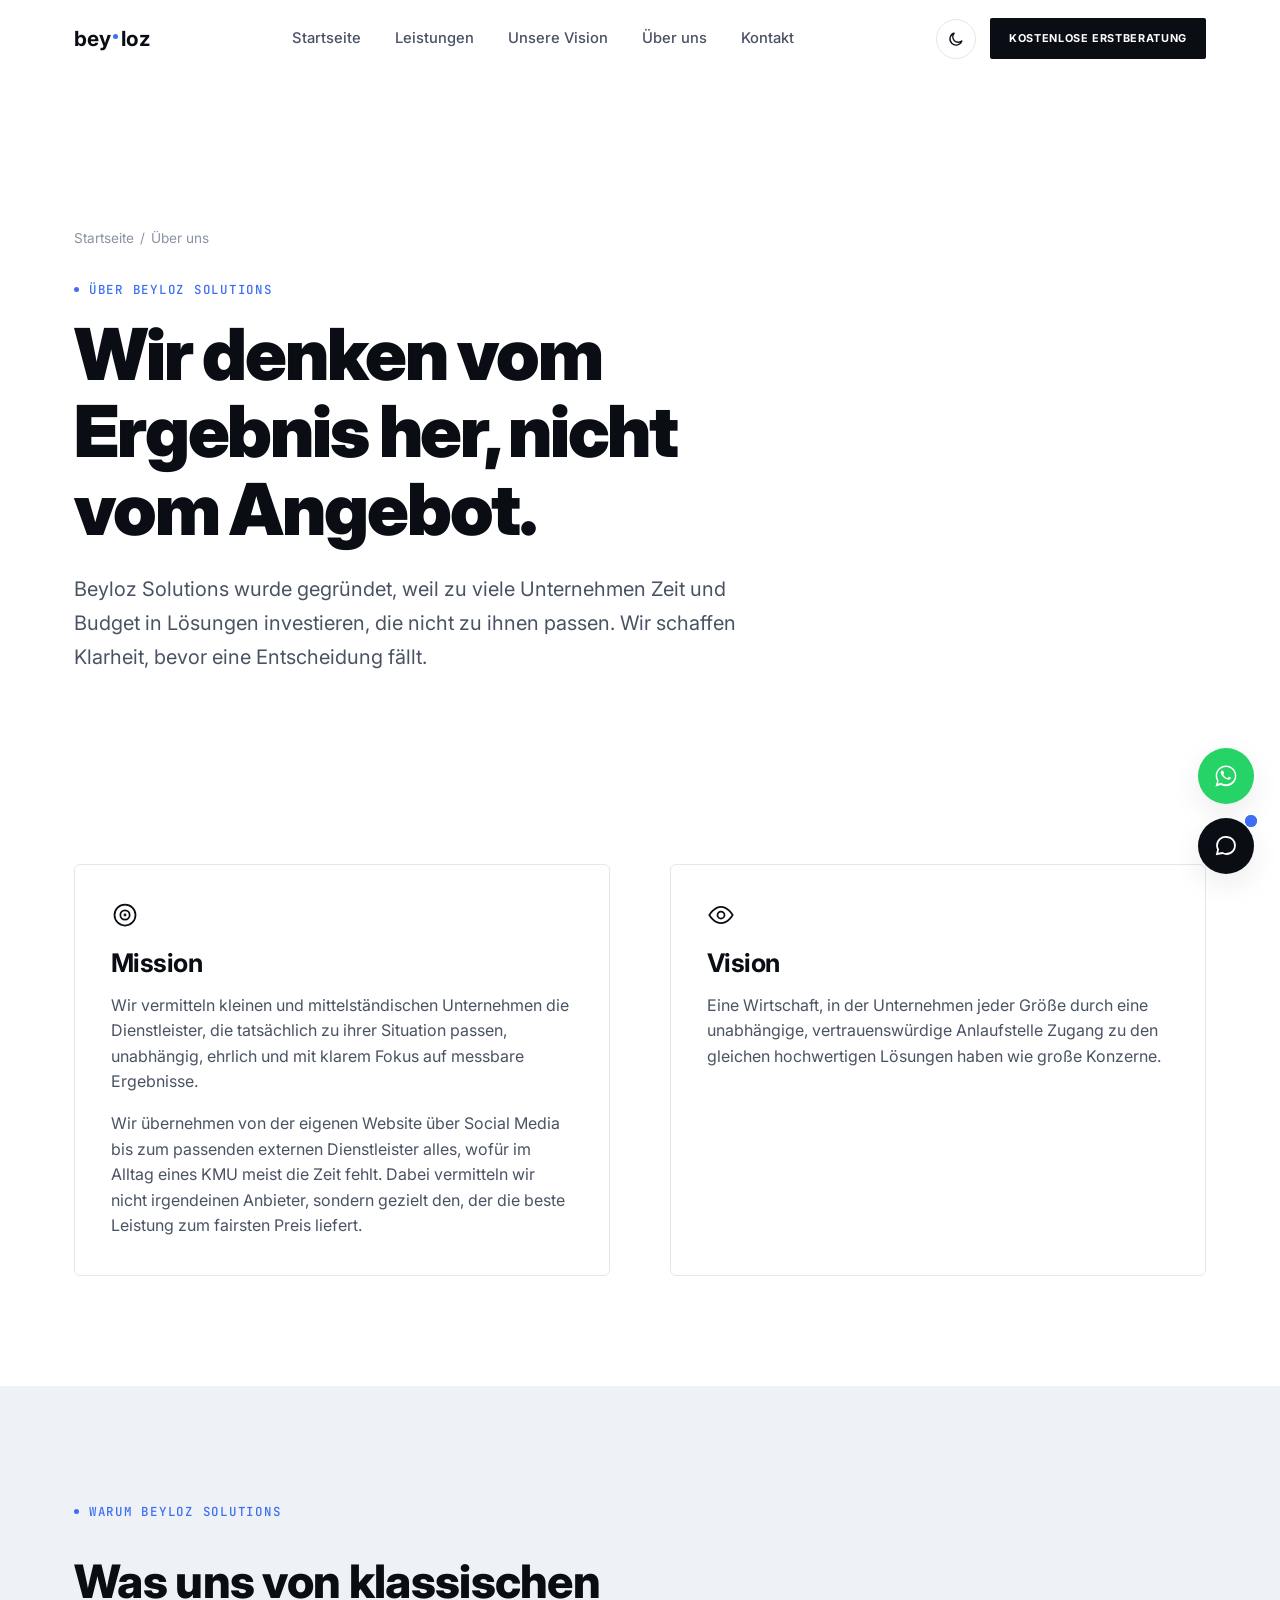
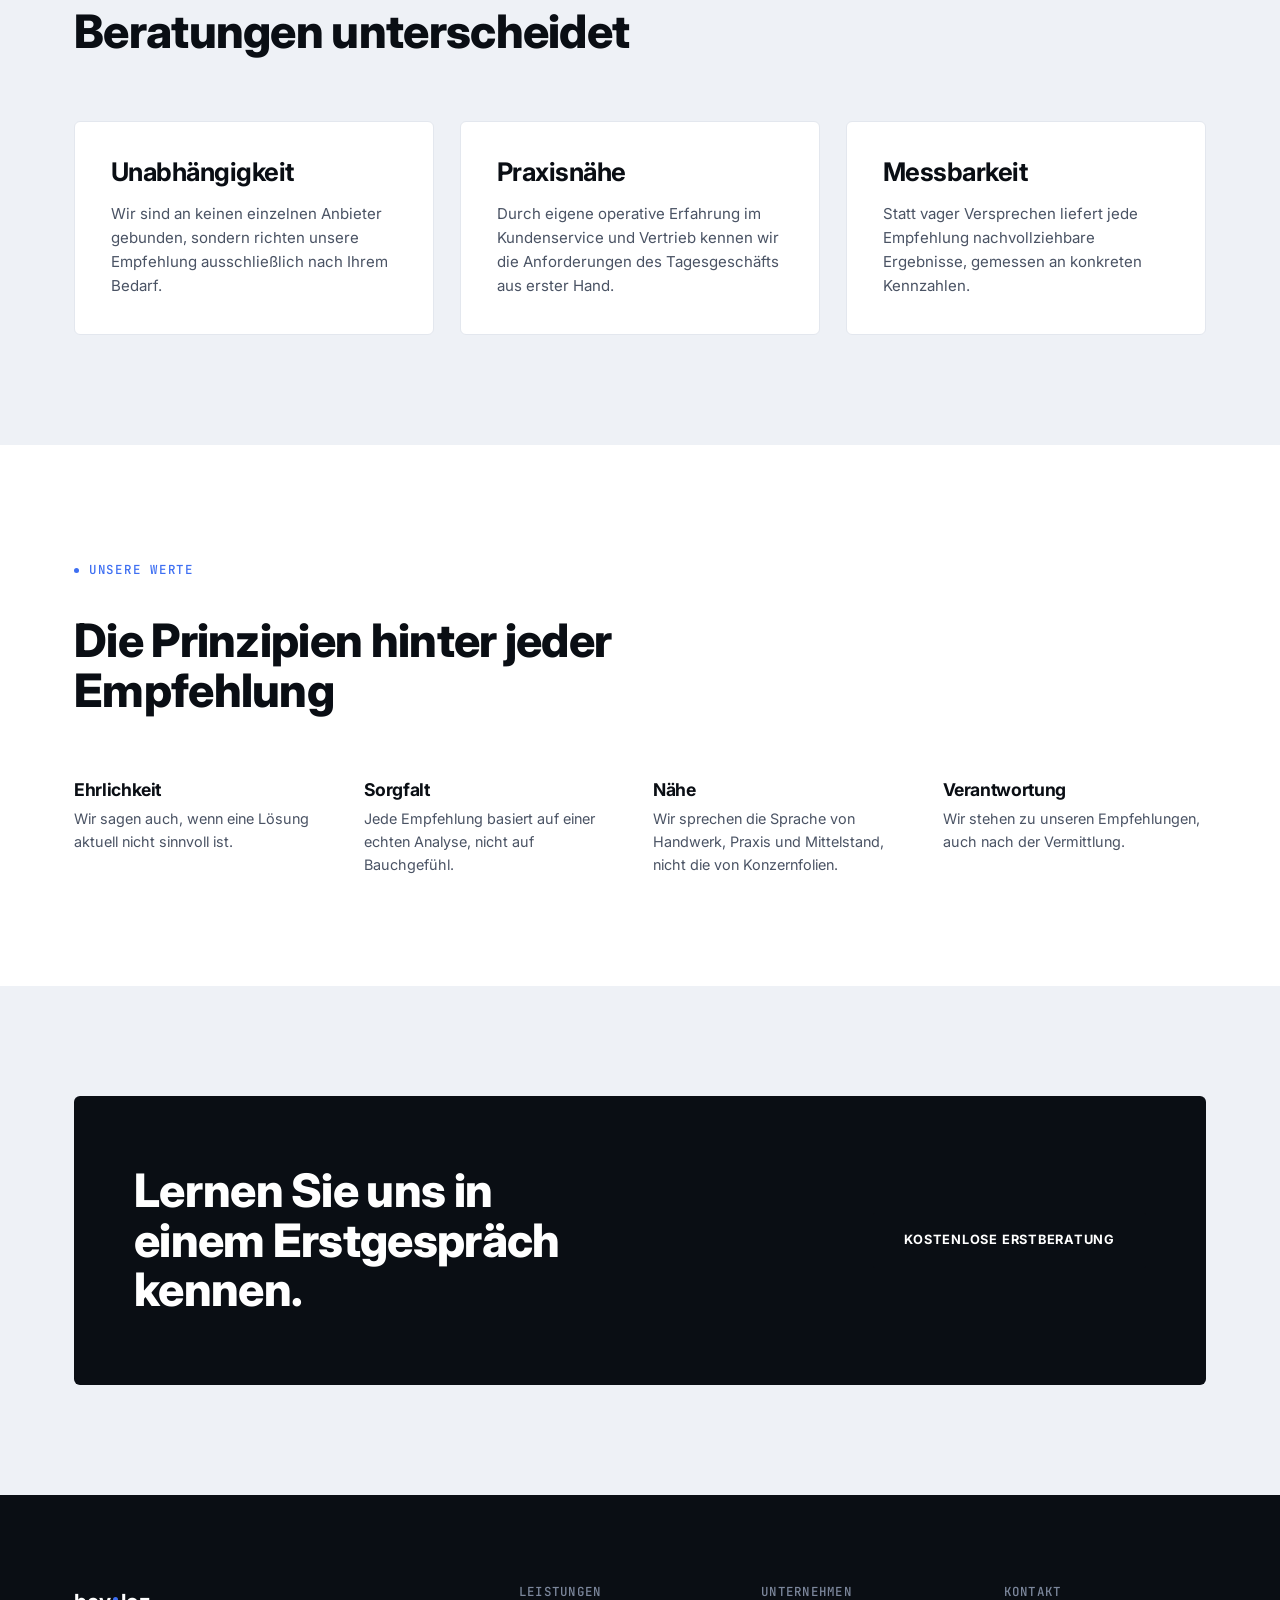
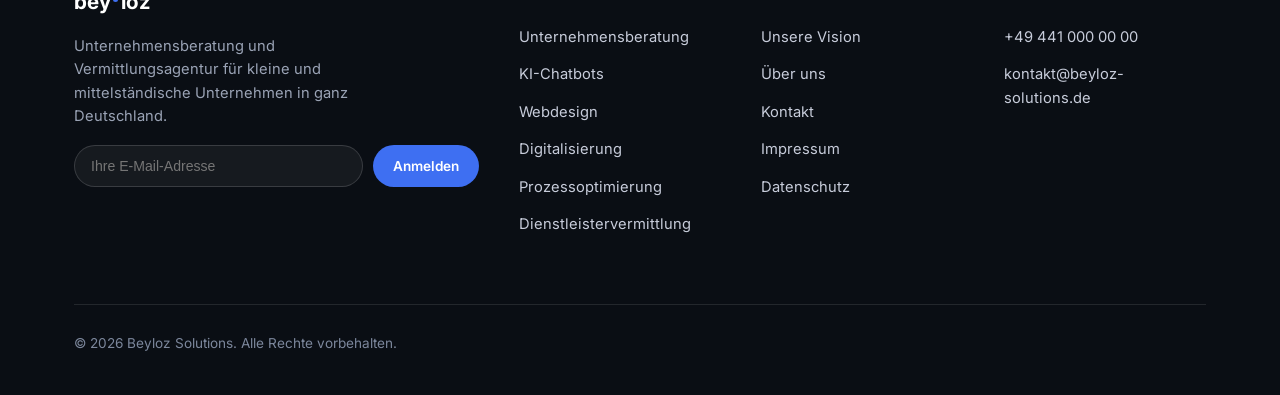
<file: ueber-uns.html>
<!DOCTYPE html>
<html lang="de">
<head>
<meta charset="UTF-8">
<meta name="viewport" content="width=device-width, initial-scale=1.0">
<title>Über uns · Beyloz Solutions</title>
<meta name="description" content="Beyloz Solutions: Mission, Vision und Werte der unabhängigen Unternehmensberatung und Vermittlungsagentur für KMU.">
<link rel="stylesheet" href="assets/styles.css">
</head>
<body>

<header class="nav">
  <div class="nav-inner">
    <a href="index.html" class="brand">bey<span class="dot-divider"></span>loz</a>
    <nav class="nav-links">
      <a href="index.html">Startseite</a>
      <a href="leistungen/index.html">Leistungen</a>
      <a href="vision.html">Unsere Vision</a>
      <a href="ueber-uns.html">Über uns</a>
      <a href="kontakt.html">Kontakt</a>
    </nav>
    <div class="nav-actions">
      <button class="theme-toggle" aria-label="Dark Mode umschalten"></button>
      <a href="kontakt.html" class="btn btn-primary btn-sm">Kostenlose Erstberatung</a>
      <button class="nav-burger" aria-label="Menü öffnen"><span></span></button>
    </div>
  </div>
  <div class="mobile-menu">
    <button class="mobile-menu-close" aria-label="Menü schließen"><svg viewBox="0 0 24 24" fill="none" stroke="currentColor" stroke-width="2" stroke-linecap="round"><path d="M6 6l12 12M18 6L6 18"/></svg></button>
    <a href="index.html">Startseite</a>
    <a href="leistungen/index.html">Leistungen</a>
    <a href="vision.html">Unsere Vision</a>
    <a href="ueber-uns.html">Über uns</a>
    <a href="kontakt.html">Kontakt</a>
    <a href="kontakt.html" class="btn btn-primary" style="width:100%;margin-top:12px;">Kostenlose Erstberatung</a>
  </div>
</header>

<main>
  <section class="page-hero">
    <div class="container">
      <div class="breadcrumb"><a href="index.html">Startseite</a><span>/</span><span>Über uns</span></div>
      <div class="reveal" style="max-width:720px;">
        <span class="eyebrow">Über Beyloz Solutions</span>
        <h1 class="mt-16">Wir denken vom Ergebnis her, nicht vom Angebot.</h1>
        <p class="lede mt-24">Beyloz Solutions wurde gegründet, weil zu viele Unternehmen Zeit und Budget in Lösungen investieren, die nicht zu ihnen passen. Wir schaffen Klarheit, bevor eine Entscheidung fällt.</p>
      </div>
    </div>
  </section>

  <section class="section">
    <div class="container">
      <div class="grid grid-2" style="gap:60px;">
        <div class="card reveal">
          <div class="icon-badge"><svg viewBox="0 0 24 24" fill="none" stroke="currentColor" stroke-width="1.8" stroke-linecap="round"><circle cx="12" cy="12" r="9"/><circle cx="12" cy="12" r="4"/><circle cx="12" cy="12" r="0.5"/></svg></div>
          <h3>Mission</h3>
          <p class="mt-16" style="color:var(--text-soft);">Wir vermitteln kleinen und mittelständischen Unternehmen die Dienstleister, die tatsächlich zu ihrer Situation passen, unabhängig, ehrlich und mit klarem Fokus auf messbare Ergebnisse.</p>
          <p class="mt-16" style="color:var(--text-soft);">Wir übernehmen von der eigenen Website über Social Media bis zum passenden externen Dienstleister alles, wofür im Alltag eines KMU meist die Zeit fehlt. Dabei vermitteln wir nicht irgendeinen Anbieter, sondern gezielt den, der die beste Leistung zum fairsten Preis liefert.</p>
        </div>
        <div class="card reveal">
          <div class="icon-badge"><svg viewBox="0 0 24 24" fill="none" stroke="currentColor" stroke-width="1.8" stroke-linecap="round"><path d="M2 12s4-7 10-7 10 7 10 7-4 7-10 7-10-7-10-7Z"/><circle cx="12" cy="12" r="3"/></svg></div>
          <h3>Vision</h3>
          <p class="mt-16" style="color:var(--text-soft);">Eine Wirtschaft, in der Unternehmen jeder Größe durch eine unabhängige, vertrauenswürdige Anlaufstelle Zugang zu den gleichen hochwertigen Lösungen haben wie große Konzerne.</p>
        </div>
      </div>
    </div>
  </section>

  <section class="section section-alt">
    <div class="container">
      <div class="section-head reveal">
        <span class="eyebrow">Warum Beyloz Solutions</span>
        <h2>Was uns von klassischen Beratungen unterscheidet</h2>
      </div>
      <div class="grid grid-3">
        <div class="card reveal">
          <h3>Unabhängigkeit</h3>
          <p class="mt-16" style="color:var(--text-soft);font-size:0.94rem;">Wir sind an keinen einzelnen Anbieter gebunden, sondern richten unsere Empfehlung ausschließlich nach Ihrem Bedarf.</p>
        </div>
        <div class="card reveal">
          <h3>Praxisnähe</h3>
          <p class="mt-16" style="color:var(--text-soft);font-size:0.94rem;">Durch eigene operative Erfahrung im Kundenservice und Vertrieb kennen wir die Anforderungen des Tagesgeschäfts aus erster Hand.</p>
        </div>
        <div class="card reveal">
          <h3>Messbarkeit</h3>
          <p class="mt-16" style="color:var(--text-soft);font-size:0.94rem;">Statt vager Versprechen liefert jede Empfehlung nachvollziehbare Ergebnisse, gemessen an konkreten Kennzahlen.</p>
        </div>
      </div>
    </div>
  </section>

  <section class="section">
    <div class="container">
      <div class="section-head reveal">
        <span class="eyebrow">Unsere Werte</span>
        <h2>Die Prinzipien hinter jeder Empfehlung</h2>
      </div>
      <div class="grid grid-4">
        <div class="reveal"><h3 style="font-size:1.1rem;">Ehrlichkeit</h3><p class="mt-8" style="color:var(--text-soft);font-size:0.9rem;">Wir sagen auch, wenn eine Lösung aktuell nicht sinnvoll ist.</p></div>
        <div class="reveal"><h3 style="font-size:1.1rem;">Sorgfalt</h3><p class="mt-8" style="color:var(--text-soft);font-size:0.9rem;">Jede Empfehlung basiert auf einer echten Analyse, nicht auf Bauchgefühl.</p></div>
        <div class="reveal"><h3 style="font-size:1.1rem;">Nähe</h3><p class="mt-8" style="color:var(--text-soft);font-size:0.9rem;">Wir sprechen die Sprache von Handwerk, Praxis und Mittelstand, nicht die von Konzernfolien.</p></div>
        <div class="reveal"><h3 style="font-size:1.1rem;">Verantwortung</h3><p class="mt-8" style="color:var(--text-soft);font-size:0.9rem;">Wir stehen zu unseren Empfehlungen, auch nach der Vermittlung.</p></div>
      </div>
    </div>
  </section>

  <section class="section section-alt">
    <div class="container">
      <div class="cta-banner reveal">
        <h2>Lernen Sie uns in einem Erstgespräch kennen.</h2>
        <div class="cta-side">
          <a href="kontakt.html" class="btn btn-primary">Kostenlose Erstberatung</a>
        </div>
      </div>
    </div>
  </section>
</main>

<footer>
  <div class="container">
    <div class="footer-grid">
      <div class="footer-brand">
        <a href="index.html" class="brand" style="color:#fff;">bey<span class="dot-divider"></span>loz</a>
        <p>Unternehmensberatung und Vermittlungsagentur für kleine und mittelständische Unternehmen in ganz Deutschland.</p>
        <form id="newsletter-form" class="newsletter-row" aria-label="Newsletter anmelden" action="https://5cb78a49.sibforms.com/serve/[base64]" method="POST" target="newsletter-frame">
          <input type="email" name="EMAIL" required placeholder="Ihre E-Mail-Adresse" aria-label="E-Mail für Newsletter">
          <input type="text" name="email_address_check" value="" tabindex="-1" autocomplete="off" aria-hidden="true" style="position:absolute;left:-9999px;width:1px;height:1px;overflow:hidden;">
          <input type="hidden" name="locale" value="de">
          <button type="submit">Anmelden</button>
        </form>
        <iframe name="newsletter-frame" style="display:none;" title="Newsletter-Anmeldung" aria-hidden="true"></iframe>
      </div>
      <div class="footer-col">
        <h4>Leistungen</h4>
        <a href="leistungen/unternehmensberatung.html">Unternehmensberatung</a>
        <a href="leistungen/ki-chatbots.html">KI-Chatbots</a>
        <a href="leistungen/webdesign.html">Webdesign</a>
        <a href="leistungen/digitalisierung.html">Digitalisierung</a>
        <a href="leistungen/prozessoptimierung.html">Prozessoptimierung</a>
        <a href="leistungen/dienstleistervermittlung.html">Dienstleistervermittlung</a>
      </div>
      <div class="footer-col">
        <h4>Unternehmen</h4>
        <a href="vision.html">Unsere Vision</a>
        <a href="ueber-uns.html">Über uns</a>
        <a href="kontakt.html">Kontakt</a>
        <a href="impressum.html">Impressum</a>
        <a href="datenschutz.html">Datenschutz</a>
      </div>
      <div class="footer-col">
        <h4>Kontakt</h4>
        <a href="tel:+494410000000">+49 441 000 00 00</a>
        <a href="mailto:kontakt@beyloz-solutions.de">kontakt@beyloz-solutions.de</a>
      </div>
    </div>
    <div class="footer-bottom"><p>© 2026 Beyloz Solutions. Alle Rechte vorbehalten.</p></div>
  </div>
</footer>

<div class="floating-stack">
  <a class="fab fab-whatsapp" href="https://wa.me/494410000000" target="_blank" rel="noopener" aria-label="WhatsApp Kontakt"><svg viewBox="0 0 32 32"><path d="M16 3C9 3 3.3 8.7 3.3 15.7c0 2.4.6 4.6 1.8 6.6L3 29l6.9-2c1.9 1 4 1.6 6.1 1.6 7 0 12.7-5.7 12.7-12.7C28.7 8.7 23 3 16 3zm0 23.1c-2 0-3.9-.5-5.6-1.5l-.4-.2-4.1 1.1 1.1-4-.3-.4a10.5 10.5 0 0 1-1.6-5.6C5.1 9.7 10 4.9 16 4.9s10.9 4.8 10.9 10.8S22 26.1 16 26.1zm5.9-8.1c-.3-.2-1.9-.9-2.2-1-.3-.1-.5-.2-.7.2-.2.3-.8 1-1 1.2-.2.2-.4.2-.7.1-.3-.2-1.4-.5-2.7-1.7-1-.9-1.7-2-1.9-2.3-.2-.3 0-.5.1-.7.2-.2.3-.4.5-.6.2-.2.2-.3.3-.5.1-.2 0-.4 0-.6-.1-.2-.7-1.8-1-2.4-.3-.6-.5-.5-.7-.6h-.6c-.2 0-.5.1-.8.4-.3.3-1 1-1 2.5s1.1 2.9 1.2 3.1c.1.2 2.2 3.4 5.3 4.7.7.3 1.3.5 1.7.6.7.2 1.4.2 1.9.1.6-.1 1.9-.8 2.1-1.5.3-.7.3-1.4.2-1.5-.1-.1-.3-.2-.6-.3z"/></svg></a>
  <button class="fab fab-chat" aria-label="Chat öffnen"><svg viewBox="0 0 24 24" fill="none" stroke="currentColor" stroke-width="1.8" stroke-linecap="round"><path d="M21 11.5a8.38 8.38 0 0 1-1.9 5.4A8.5 8.5 0 0 1 12.5 20a8.4 8.4 0 0 1-4-1L3 20l1.1-4.5a8.4 8.4 0 0 1-1.1-4A8.5 8.5 0 0 1 12.5 3 8.38 8.38 0 0 1 21 11.5Z"/></svg><span class="pulse"></span></button>
</div>
<div class="chat-window" role="dialog" aria-label="Beyloz Chat-Assistent">
  <div class="chat-head"><span class="dot-live"></span><div><strong>Beyloz Assistent</strong><span>Antwortet in der Regel sofort</span></div><button class="chat-close" aria-label="Chat schließen"><svg viewBox="0 0 24 24" fill="none" stroke="currentColor" stroke-width="2"><path d="M6 6l12 12M18 6L6 18"/></svg></button></div>
  <div class="chat-body"><div class="chat-bubble bot">Willkommen bei Beyloz Solutions! Wie kann ich helfen?</div></div>
  <form class="chat-input-row"><input type="text" placeholder="Ihre Nachricht …" aria-label="Nachricht eingeben"><button type="submit" aria-label="Senden"><svg viewBox="0 0 24 24" width="16" height="16" fill="none" stroke="#fff" stroke-width="2"><path d="M5 12h14M13 6l6 6-6 6"/></svg></button></form>
</div>

<script src="assets/script.js"></script>
</body>
</html>
</file>
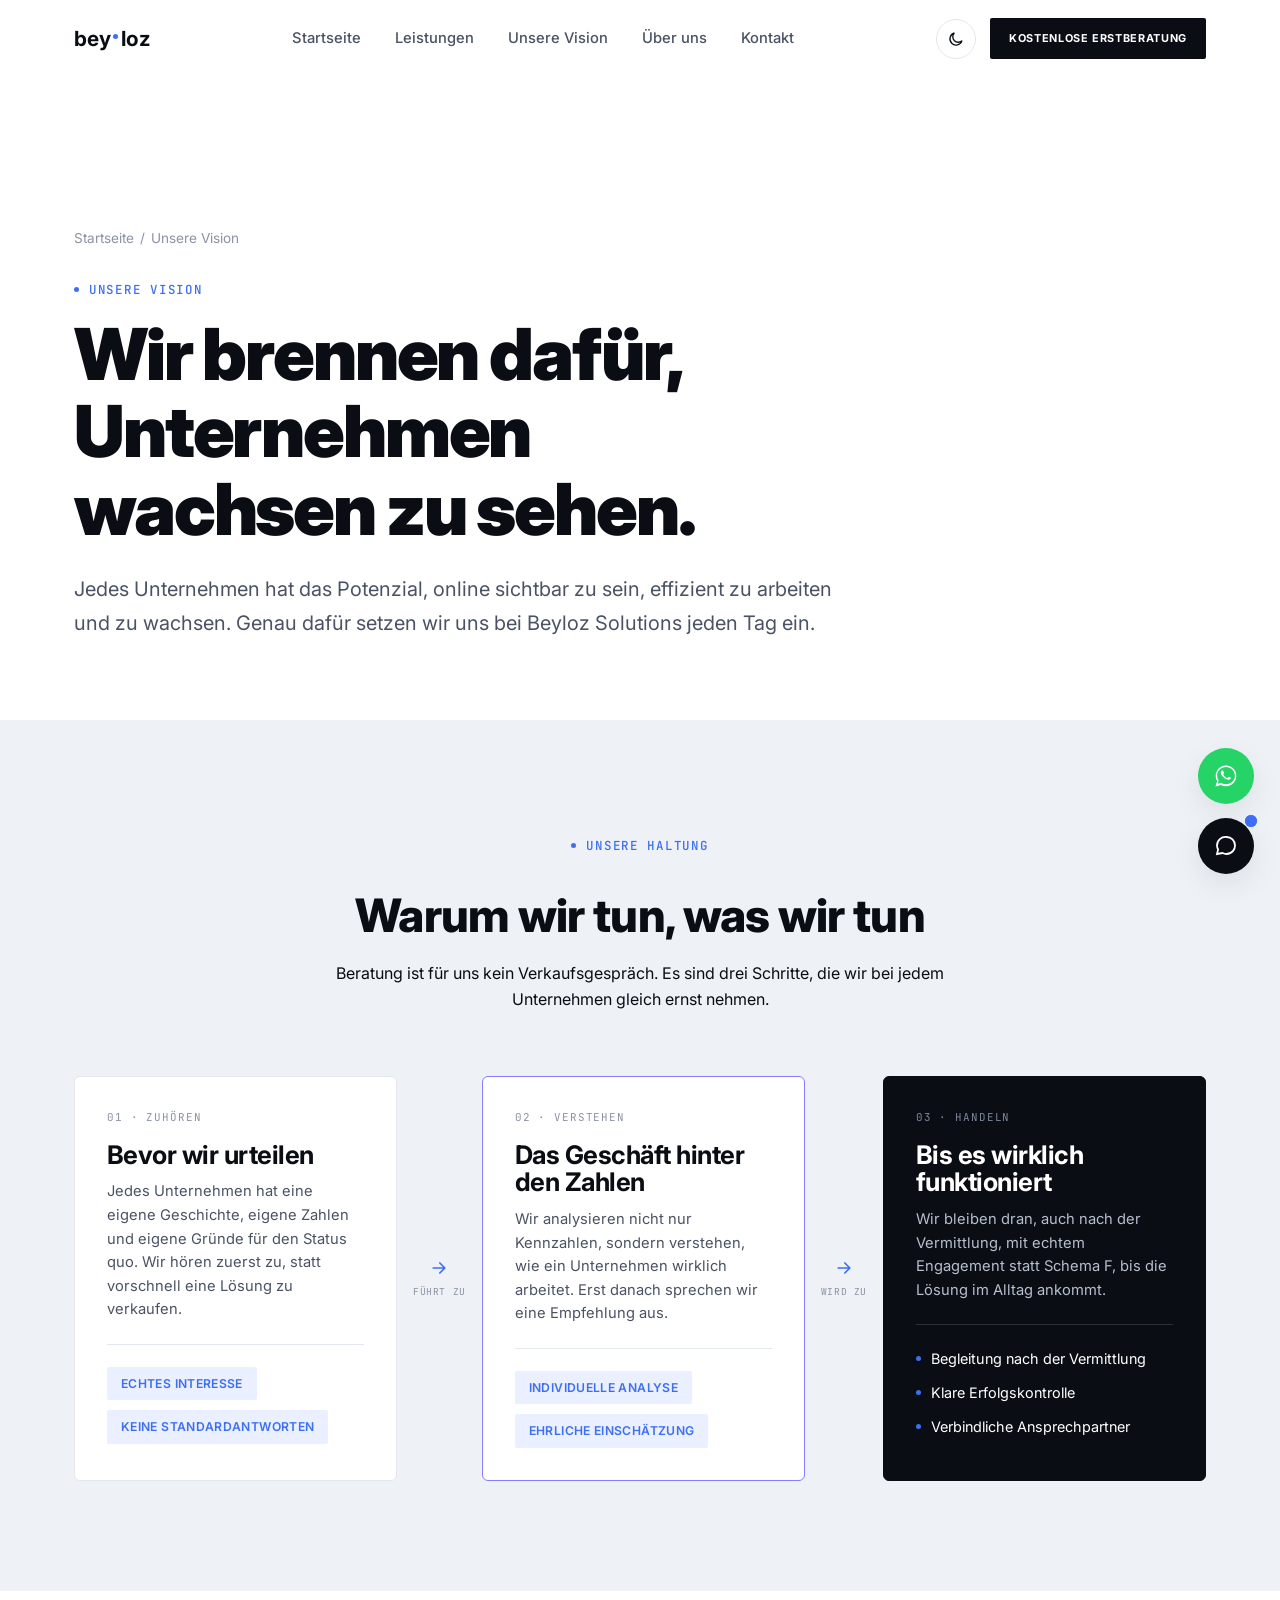
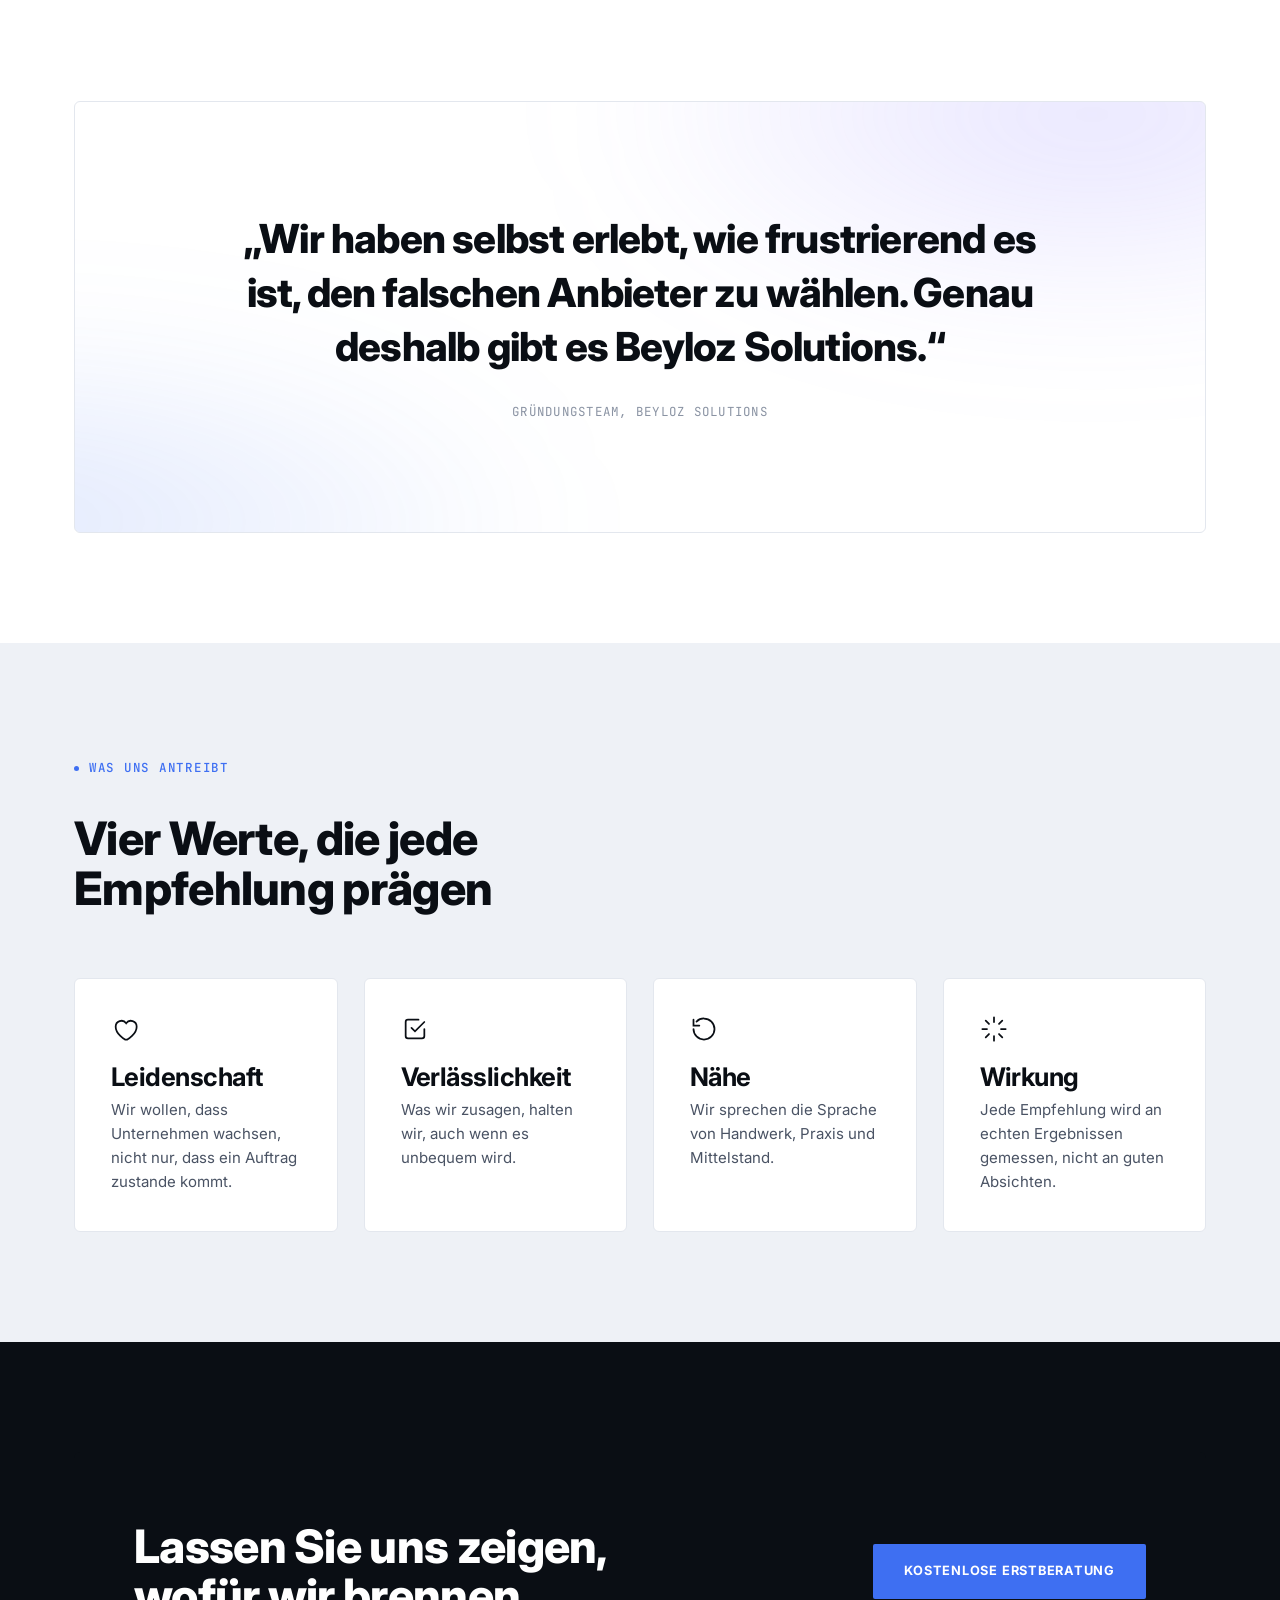
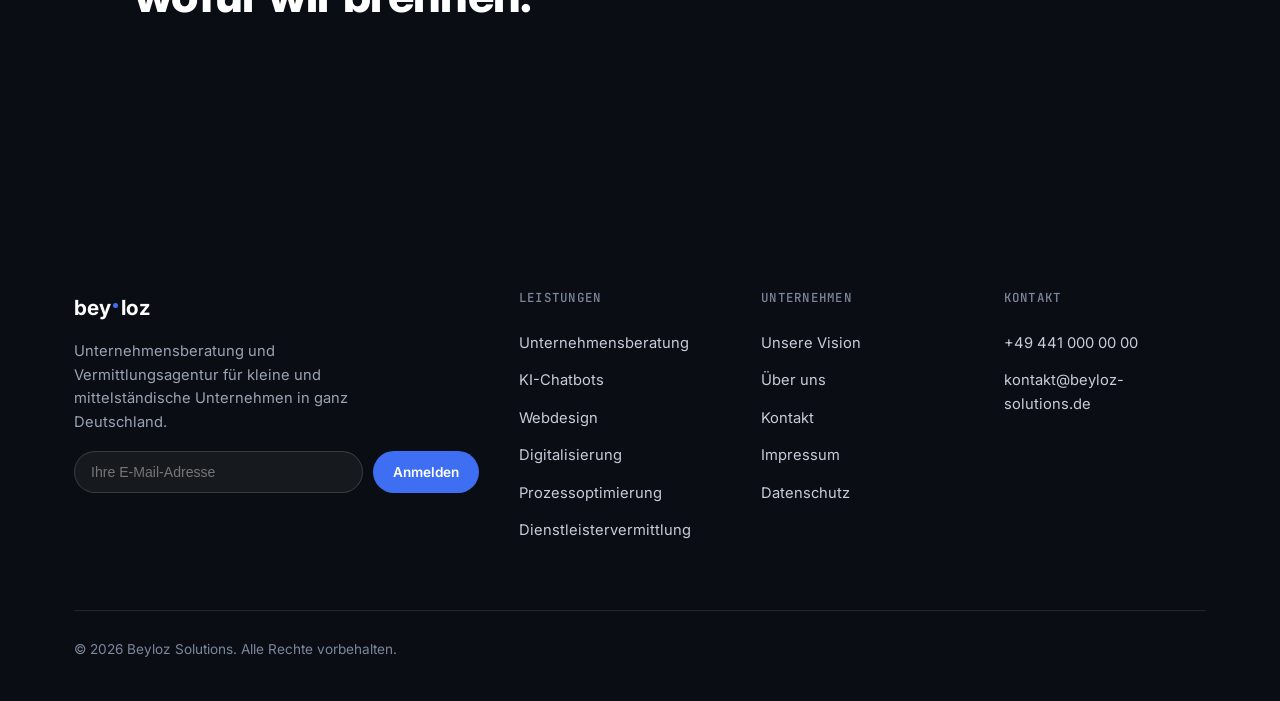
<file: vision.html>
<!DOCTYPE html>
<html lang="de">
<head>
<meta charset="UTF-8">
<meta name="viewport" content="width=device-width, initial-scale=1.0">
<title>Unsere Vision · Beyloz Solutions</title>
<meta name="description" content="Warum Beyloz Solutions existiert: unsere Vision, unsere Haltung und was uns antreibt, Unternehmen beim Wachsen zu helfen.">
<link rel="stylesheet" href="assets/styles.css">
</head>
<body>

<header class="nav">
  <div class="nav-inner">
    <a href="index.html" class="brand">bey<span class="dot-divider"></span>loz</a>
    <nav class="nav-links">
      <a href="index.html">Startseite</a>
      <a href="leistungen/index.html">Leistungen</a>
      <a href="vision.html">Unsere Vision</a>
      <a href="ueber-uns.html">Über uns</a>
      <a href="kontakt.html">Kontakt</a>
    </nav>
    <div class="nav-actions">
      <button class="theme-toggle" aria-label="Dark Mode umschalten"></button>
      <a href="kontakt.html" class="btn btn-primary btn-sm">Kostenlose Erstberatung</a>
      <button class="nav-burger" aria-label="Menü öffnen"><span></span></button>
    </div>
  </div>
  <div class="mobile-menu">
    <button class="mobile-menu-close" aria-label="Menü schließen"><svg viewBox="0 0 24 24" fill="none" stroke="currentColor" stroke-width="2" stroke-linecap="round"><path d="M6 6l12 12M18 6L6 18"/></svg></button>
    <a href="index.html">Startseite</a>
    <a href="leistungen/index.html">Leistungen</a>
    <a href="vision.html">Unsere Vision</a>
    <a href="ueber-uns.html">Über uns</a>
    <a href="kontakt.html">Kontakt</a>
    <a href="kontakt.html" class="btn btn-primary" style="width:100%;margin-top:12px;">Kostenlose Erstberatung</a>
  </div>
</header>

<main>
  <section class="page-hero">
    <div class="container">
      <div class="breadcrumb"><a href="index.html">Startseite</a><span>/</span><span>Unsere Vision</span></div>
      <div class="reveal" style="max-width:760px;">
        <span class="eyebrow">Unsere Vision</span>
        <h1 class="mt-16">Wir brennen dafür, Unternehmen wachsen zu sehen.</h1>
        <p class="lede mt-24">Jedes Unternehmen hat das Potenzial, online sichtbar zu sein, effizient zu arbeiten und zu wachsen. Genau dafür setzen wir uns bei Beyloz Solutions jeden Tag ein.</p>
      </div>
    </div>
  </section>

  <!-- GRAFISCHE DARSTELLUNG: UNSERE HALTUNG -->
  <section class="section section-alt">
    <div class="container">
      <div class="section-head reveal text-center" style="max-width:680px;">
        <span class="eyebrow">Unsere Haltung</span>
        <h2>Warum wir tun, was wir tun</h2>
        <p>Beratung ist für uns kein Verkaufsgespräch. Es sind drei Schritte, die wir bei jedem Unternehmen gleich ernst nehmen.</p>
      </div>

      <div class="vision-flow reveal">

        <div class="vision-card">
          <span class="vision-step-num">01 · Zuhören</span>
          <h3>Bevor wir urteilen</h3>
          <p>Jedes Unternehmen hat eine eigene Geschichte, eigene Zahlen und eigene Gründe für den Status quo. Wir hören zuerst zu, statt vorschnell eine Lösung zu verkaufen.</p>
          <div class="badge-list">
            <span class="badge">Echtes Interesse</span>
            <span class="badge">Keine Standardantworten</span>
          </div>
        </div>

        <div class="vision-arrow" aria-hidden="true">
          <svg viewBox="0 0 24 24" fill="none" stroke="currentColor" stroke-width="2" stroke-linecap="round" stroke-linejoin="round"><path d="M5 12h14M13 6l6 6-6 6"/></svg>
          <span class="vision-arrow-label">Führt zu</span>
        </div>

        <div class="vision-card vision-card-accent">
          <span class="vision-step-num">02 · Verstehen</span>
          <h3>Das Geschäft hinter den Zahlen</h3>
          <p>Wir analysieren nicht nur Kennzahlen, sondern verstehen, wie ein Unternehmen wirklich arbeitet. Erst danach sprechen wir eine Empfehlung aus.</p>
          <div class="badge-list">
            <span class="badge">Individuelle Analyse</span>
            <span class="badge">Ehrliche Einschätzung</span>
          </div>
        </div>

        <div class="vision-arrow" aria-hidden="true">
          <svg viewBox="0 0 24 24" fill="none" stroke="currentColor" stroke-width="2" stroke-linecap="round" stroke-linejoin="round"><path d="M5 12h14M13 6l6 6-6 6"/></svg>
          <span class="vision-arrow-label">Wird zu</span>
        </div>

        <div class="vision-card vision-card-dark">
          <span class="vision-step-num">03 · Handeln</span>
          <h3>Bis es wirklich funktioniert</h3>
          <p>Wir bleiben dran, auch nach der Vermittlung, mit echtem Engagement statt Schema F, bis die Lösung im Alltag ankommt.</p>
          <ul>
            <li>Begleitung nach der Vermittlung</li>
            <li>Klare Erfolgskontrolle</li>
            <li>Verbindliche Ansprechpartner</li>
          </ul>
        </div>

      </div>
    </div>
  </section>

  <!-- ATMOSPHÄRISCHES ZITAT (BILDERSATZ) -->
  <section class="section">
    <div class="container">
      <div class="quote-panel reveal">
        <div class="quote-panel-bg" aria-hidden="true"></div>
        <blockquote>„Wir haben selbst erlebt, wie frustrierend es ist, den falschen Anbieter zu wählen. Genau deshalb gibt es Beyloz Solutions.“</blockquote>
        <cite>Gründungsteam, Beyloz Solutions</cite>
      </div>
    </div>
  </section>

  <!-- WERTE, DIE UNS ANTREIBEN -->
  <section class="section section-alt">
    <div class="container">
      <div class="section-head reveal">
        <span class="eyebrow">Was uns antreibt</span>
        <h2>Vier Werte, die jede Empfehlung prägen</h2>
      </div>
      <div class="grid grid-4">
        <div class="card reveal">
          <div class="icon-badge"><svg viewBox="0 0 24 24" fill="none" stroke="currentColor" stroke-width="1.8" stroke-linecap="round"><path d="M12 21s-8-4.5-8-11a5 5 0 0 1 9-3 5 5 0 0 1 9 3c0 6.5-8 11-8 11Z"/></svg></div>
          <h3>Leidenschaft</h3>
          <p class="mt-8" style="color:var(--text-soft);font-size:0.94rem;">Wir wollen, dass Unternehmen wachsen, nicht nur, dass ein Auftrag zustande kommt.</p>
        </div>
        <div class="card reveal">
          <div class="icon-badge"><svg viewBox="0 0 24 24" fill="none" stroke="currentColor" stroke-width="1.8" stroke-linecap="round"><path d="M9 11l3 3 8-8M20 12v6a2 2 0 0 1-2 2H6a2 2 0 0 1-2-2V6a2 2 0 0 1 2-2h9"/></svg></div>
          <h3>Verlässlichkeit</h3>
          <p class="mt-8" style="color:var(--text-soft);font-size:0.94rem;">Was wir zusagen, halten wir, auch wenn es unbequem wird.</p>
        </div>
        <div class="card reveal">
          <div class="icon-badge"><svg viewBox="0 0 24 24" fill="none" stroke="currentColor" stroke-width="1.8" stroke-linecap="round"><path d="M3 12a9 9 0 1 0 9-9 9 9 0 0 0-6.4 2.6M3 4v5h5"/></svg></div>
          <h3>Nähe</h3>
          <p class="mt-8" style="color:var(--text-soft);font-size:0.94rem;">Wir sprechen die Sprache von Handwerk, Praxis und Mittelstand.</p>
        </div>
        <div class="card reveal">
          <div class="icon-badge"><svg viewBox="0 0 24 24" fill="none" stroke="currentColor" stroke-width="1.8" stroke-linecap="round"><path d="M12 2v4M12 18v4M4.9 4.9l2.8 2.8M16.3 16.3l2.8 2.8M2 12h4M18 12h4M4.9 19.1l2.8-2.8M16.3 7.7l2.8-2.8"/></svg></div>
          <h3>Wirkung</h3>
          <p class="mt-8" style="color:var(--text-soft);font-size:0.94rem;">Jede Empfehlung wird an echten Ergebnissen gemessen, nicht an guten Absichten.</p>
        </div>
      </div>
    </div>
  </section>

  <section class="section section-dark">
    <div class="container">
      <div class="cta-banner reveal">
        <h2>Lassen Sie uns zeigen, wofür wir brennen.</h2>
        <div class="cta-side">
          <a href="kontakt.html" class="btn btn-primary">Kostenlose Erstberatung</a>
        </div>
      </div>
    </div>
  </section>
</main>

<footer>
  <div class="container">
    <div class="footer-grid">
      <div class="footer-brand">
        <a href="index.html" class="brand" style="color:#fff;">bey<span class="dot-divider"></span>loz</a>
        <p>Unternehmensberatung und Vermittlungsagentur für kleine und mittelständische Unternehmen in ganz Deutschland.</p>
        <form id="newsletter-form" class="newsletter-row" aria-label="Newsletter anmelden" action="https://5cb78a49.sibforms.com/serve/[base64]" method="POST" target="newsletter-frame">
          <input type="email" name="EMAIL" required placeholder="Ihre E-Mail-Adresse" aria-label="E-Mail für Newsletter">
          <input type="text" name="email_address_check" value="" tabindex="-1" autocomplete="off" aria-hidden="true" style="position:absolute;left:-9999px;width:1px;height:1px;overflow:hidden;">
          <input type="hidden" name="locale" value="de">
          <button type="submit">Anmelden</button>
        </form>
        <iframe name="newsletter-frame" style="display:none;" title="Newsletter-Anmeldung" aria-hidden="true"></iframe>
      </div>
      <div class="footer-col">
        <h4>Leistungen</h4>
        <a href="leistungen/unternehmensberatung.html">Unternehmensberatung</a>
        <a href="leistungen/ki-chatbots.html">KI-Chatbots</a>
        <a href="leistungen/webdesign.html">Webdesign</a>
        <a href="leistungen/digitalisierung.html">Digitalisierung</a>
        <a href="leistungen/prozessoptimierung.html">Prozessoptimierung</a>
        <a href="leistungen/dienstleistervermittlung.html">Dienstleistervermittlung</a>
      </div>
      <div class="footer-col">
        <h4>Unternehmen</h4>
        <a href="vision.html">Unsere Vision</a>
        <a href="ueber-uns.html">Über uns</a>
        <a href="kontakt.html">Kontakt</a>
        <a href="impressum.html">Impressum</a>
        <a href="datenschutz.html">Datenschutz</a>
      </div>
      <div class="footer-col">
        <h4>Kontakt</h4>
        <a href="tel:+494410000000">+49 441 000 00 00</a>
        <a href="mailto:kontakt@beyloz-solutions.de">kontakt@beyloz-solutions.de</a>
      </div>
    </div>
    <div class="footer-bottom"><p>© 2026 Beyloz Solutions. Alle Rechte vorbehalten.</p></div>
  </div>
</footer>

<div class="floating-stack">
  <a class="fab fab-whatsapp" href="https://wa.me/494410000000" target="_blank" rel="noopener" aria-label="WhatsApp Kontakt"><svg viewBox="0 0 32 32"><path d="M16 3C9 3 3.3 8.7 3.3 15.7c0 2.4.6 4.6 1.8 6.6L3 29l6.9-2c1.9 1 4 1.6 6.1 1.6 7 0 12.7-5.7 12.7-12.7C28.7 8.7 23 3 16 3zm0 23.1c-2 0-3.9-.5-5.6-1.5l-.4-.2-4.1 1.1 1.1-4-.3-.4a10.5 10.5 0 0 1-1.6-5.6C5.1 9.7 10 4.9 16 4.9s10.9 4.8 10.9 10.8S22 26.1 16 26.1zm5.9-8.1c-.3-.2-1.9-.9-2.2-1-.3-.1-.5-.2-.7.2-.2.3-.8 1-1 1.2-.2.2-.4.2-.7.1-.3-.2-1.4-.5-2.7-1.7-1-.9-1.7-2-1.9-2.3-.2-.3 0-.5.1-.7.2-.2.3-.4.5-.6.2-.2.2-.3.3-.5.1-.2 0-.4 0-.6-.1-.2-.7-1.8-1-2.4-.3-.6-.5-.5-.7-.6h-.6c-.2 0-.5.1-.8.4-.3.3-1 1-1 2.5s1.1 2.9 1.2 3.1c.1.2 2.2 3.4 5.3 4.7.7.3 1.3.5 1.7.6.7.2 1.4.2 1.9.1.6-.1 1.9-.8 2.1-1.5.3-.7.3-1.4.2-1.5-.1-.1-.3-.2-.6-.3z"/></svg></a>
  <button class="fab fab-chat" aria-label="Chat öffnen"><svg viewBox="0 0 24 24" fill="none" stroke="currentColor" stroke-width="1.8" stroke-linecap="round"><path d="M21 11.5a8.38 8.38 0 0 1-1.9 5.4A8.5 8.5 0 0 1 12.5 20a8.4 8.4 0 0 1-4-1L3 20l1.1-4.5a8.4 8.4 0 0 1-1.1-4A8.5 8.5 0 0 1 12.5 3 8.38 8.38 0 0 1 21 11.5Z"/></svg><span class="pulse"></span></button>
</div>
<div class="chat-window" role="dialog" aria-label="Beyloz Chat-Assistent">
  <div class="chat-head"><span class="dot-live"></span><div><strong>Beyloz Assistent</strong><span>Antwortet in der Regel sofort</span></div><button class="chat-close" aria-label="Chat schließen"><svg viewBox="0 0 24 24" fill="none" stroke="currentColor" stroke-width="2"><path d="M6 6l12 12M18 6L6 18"/></svg></button></div>
  <div class="chat-body"><div class="chat-bubble bot">Willkommen bei Beyloz Solutions! Wie kann ich helfen?</div></div>
  <form class="chat-input-row"><input type="text" placeholder="Ihre Nachricht …" aria-label="Nachricht eingeben"><button type="submit" aria-label="Senden"><svg viewBox="0 0 24 24" width="16" height="16" fill="none" stroke="#fff" stroke-width="2"><path d="M5 12h14M13 6l6 6-6 6"/></svg></button></form>
</div>

<script src="assets/script.js"></script>
</body>
</html>
</file>
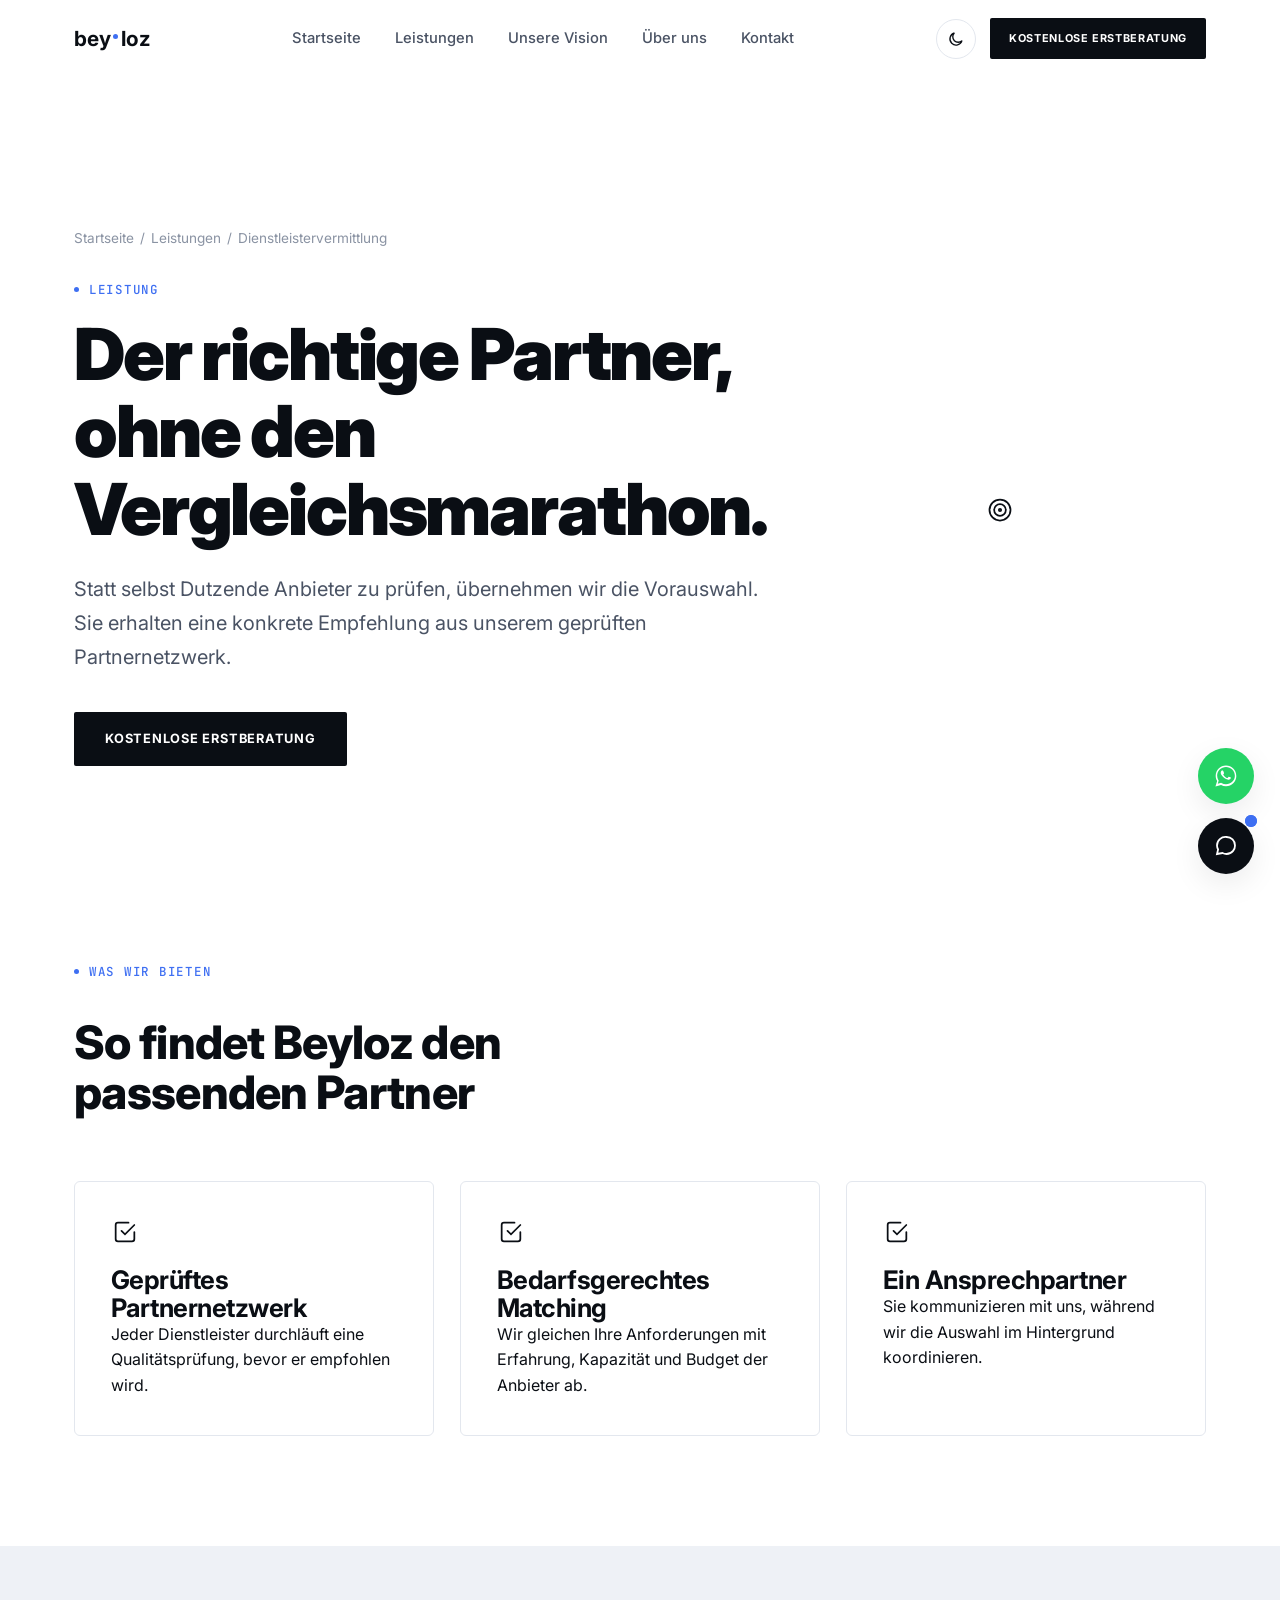
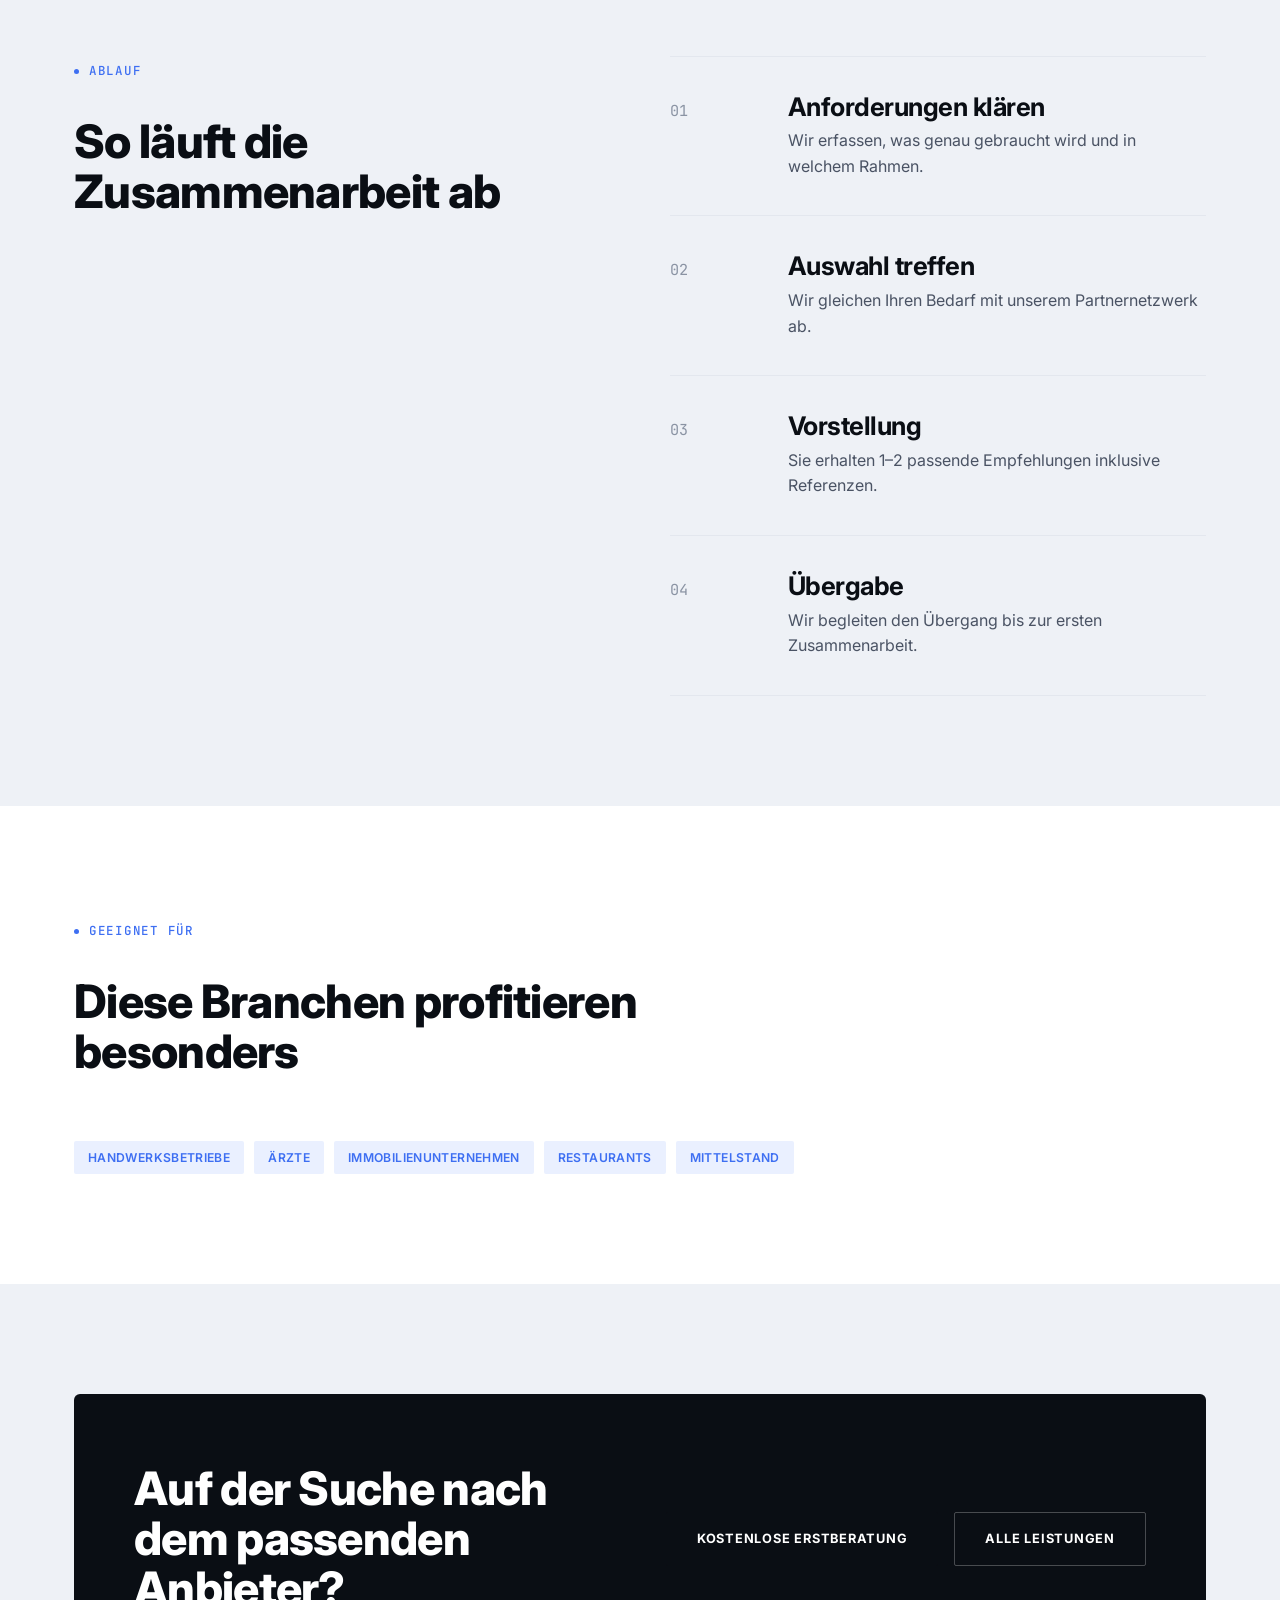
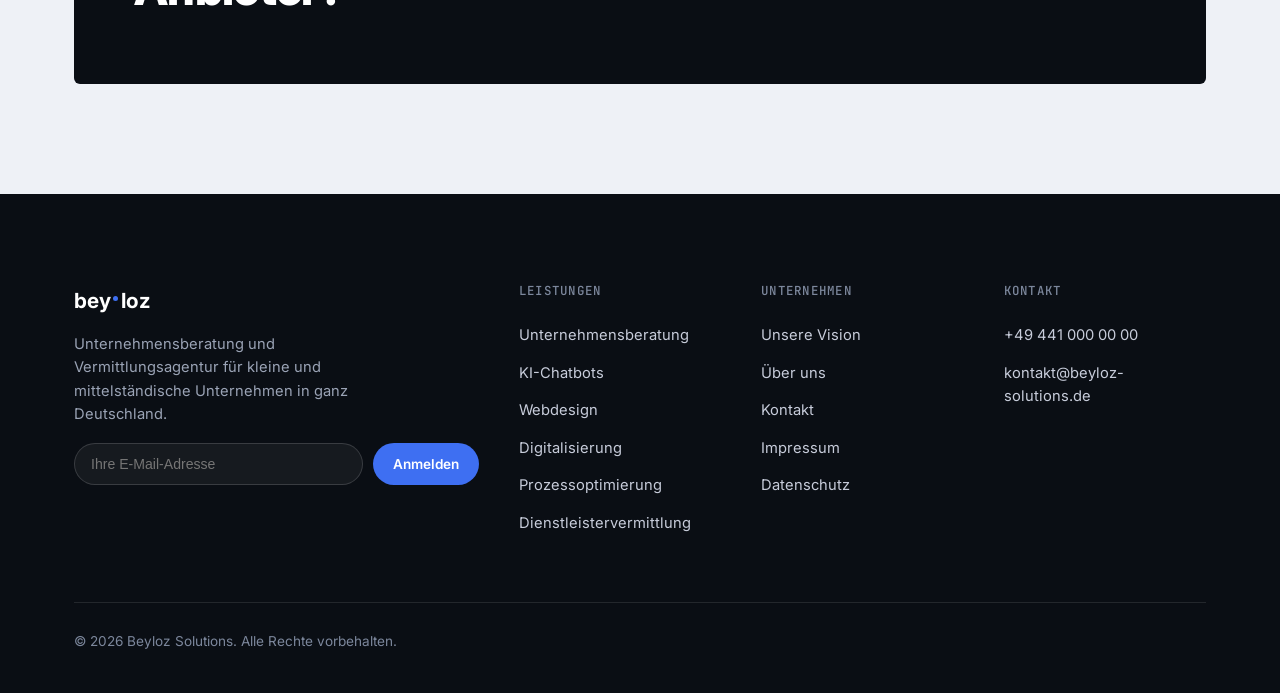
<file: leistungen/dienstleistervermittlung.html>
<!DOCTYPE html>
<html lang="de">
<head>
<meta charset="UTF-8">
<meta name="viewport" content="width=device-width, initial-scale=1.0">
<title>Dienstleistervermittlung · Beyloz Solutions</title>
<meta name="description" content="Beyloz Solutions vermittelt deutschlandweit geprüfte Dienstleister für IT, Marketing, Recht und mehr, passgenau statt austauschbar.">
<link rel="stylesheet" href="../assets/styles.css">
</head>
<body>

<header class="nav">
  <div class="nav-inner">
    <a href="../index.html" class="brand">bey<span class="dot-divider"></span>loz</a>
    <nav class="nav-links">
      <a href="../index.html">Startseite</a>
      <a href="index.html">Leistungen</a>
      <a href="../vision.html">Unsere Vision</a>
      <a href="../ueber-uns.html">Über uns</a>
      <a href="../kontakt.html">Kontakt</a>
    </nav>
    <div class="nav-actions">
      <button class="theme-toggle" aria-label="Dark Mode umschalten"></button>
      <a href="../kontakt.html" class="btn btn-primary btn-sm">Kostenlose Erstberatung</a>
      <button class="nav-burger" aria-label="Menü öffnen"><span></span></button>
    </div>
  </div>
  <div class="mobile-menu">
    <button class="mobile-menu-close" aria-label="Menü schließen"><svg viewBox="0 0 24 24" fill="none" stroke="currentColor" stroke-width="2" stroke-linecap="round"><path d="M6 6l12 12M18 6L6 18"/></svg></button>
    <a href="../index.html">Startseite</a>
    <a href="index.html">Leistungen</a>
    <a href="../vision.html">Unsere Vision</a>
    <a href="../ueber-uns.html">Über uns</a>
    <a href="../kontakt.html">Kontakt</a>
    <a href="../kontakt.html" class="btn btn-primary" style="width:100%;margin-top:12px;">Kostenlose Erstberatung</a>
  </div>
</header>

<main>
  <section class="page-hero">
    <div class="container">
      <div class="breadcrumb"><a href="../index.html">Startseite</a><span>/</span><a href="index.html">Leistungen</a><span>/</span><span>Dienstleistervermittlung</span></div>
      <div class="grid grid-2 reveal" style="align-items:center;">
        <div>
          <span class="eyebrow">Leistung</span>
          <h1 class="mt-16">Der richtige Partner, ohne den Vergleichsmarathon.</h1>
          <p class="lede mt-24">Statt selbst Dutzende Anbieter zu prüfen, übernehmen wir die Vorauswahl. Sie erhalten eine konkrete Empfehlung aus unserem geprüften Partnernetzwerk.</p>
          <div class="hero-actions">
            <a href="../kontakt.html" class="btn btn-primary">Kostenlose Erstberatung</a>
          </div>
        </div>
        <div class="icon-badge" style="width:100%;height:220px;border-radius:var(--radius-l);">
          <svg viewBox="0 0 24 24" width="64" height="64" fill="none" stroke="currentColor" stroke-width="1.4" stroke-linecap="round"><circle cx="12" cy="12" r="9"/><circle cx="12" cy="12" r="5"/><circle cx="12" cy="12" r="1"/></svg>
        </div>
      </div>
    </div>
  </section>

  <section class="section">
    <div class="container">
      <div class="section-head reveal">
        <span class="eyebrow">Was wir bieten</span>
        <h2>So findet Beyloz den passenden Partner</h2>
      </div>
      <div class="grid grid-3">
        <div class="card service-card reveal">
          <div class="icon-badge"><svg viewBox="0 0 24 24" fill="none" stroke="currentColor" stroke-width="1.8" stroke-linecap="round"><path d="M9 11l3 3 8-8M20 12v6a2 2 0 0 1-2 2H6a2 2 0 0 1-2-2V6a2 2 0 0 1 2-2h9"/></svg></div>
          <h3>Geprüftes Partnernetzwerk</h3>
          <p>Jeder Dienstleister durchläuft eine Qualitätsprüfung, bevor er empfohlen wird.</p>
        </div>
        <div class="card service-card reveal">
          <div class="icon-badge"><svg viewBox="0 0 24 24" fill="none" stroke="currentColor" stroke-width="1.8" stroke-linecap="round"><path d="M9 11l3 3 8-8M20 12v6a2 2 0 0 1-2 2H6a2 2 0 0 1-2-2V6a2 2 0 0 1 2-2h9"/></svg></div>
          <h3>Bedarfsgerechtes Matching</h3>
          <p>Wir gleichen Ihre Anforderungen mit Erfahrung, Kapazität und Budget der Anbieter ab.</p>
        </div>
        <div class="card service-card reveal">
          <div class="icon-badge"><svg viewBox="0 0 24 24" fill="none" stroke="currentColor" stroke-width="1.8" stroke-linecap="round"><path d="M9 11l3 3 8-8M20 12v6a2 2 0 0 1-2 2H6a2 2 0 0 1-2-2V6a2 2 0 0 1 2-2h9"/></svg></div>
          <h3>Ein Ansprechpartner</h3>
          <p>Sie kommunizieren mit uns, während wir die Auswahl im Hintergrund koordinieren.</p>
        </div>
      </div>
    </div>
  </section>

  <section class="section section-alt">
    <div class="container">
      <div class="grid grid-2" style="gap:60px; align-items:start;">
        <div class="section-head reveal" style="margin-bottom:0;">
          <span class="eyebrow">Ablauf</span>
          <h2>So läuft die Zusammenarbeit ab</h2>
        </div>
        <div class="process-list reveal">
          <div class="process-item">
            <span class="process-num">01</span>
            <div><h3>Anforderungen klären</h3><p>Wir erfassen, was genau gebraucht wird und in welchem Rahmen.</p></div>
          </div>
          <div class="process-item">
            <span class="process-num">02</span>
            <div><h3>Auswahl treffen</h3><p>Wir gleichen Ihren Bedarf mit unserem Partnernetzwerk ab.</p></div>
          </div>
          <div class="process-item">
            <span class="process-num">03</span>
            <div><h3>Vorstellung</h3><p>Sie erhalten 1–2 passende Empfehlungen inklusive Referenzen.</p></div>
          </div>
          <div class="process-item">
            <span class="process-num">04</span>
            <div><h3>Übergabe</h3><p>Wir begleiten den Übergang bis zur ersten Zusammenarbeit.</p></div>
          </div>
        </div>
      </div>
    </div>
  </section>

  <section class="section">
    <div class="container">
      <div class="section-head reveal">
        <span class="eyebrow">Geeignet für</span>
        <h2>Diese Branchen profitieren besonders</h2>
      </div>
      <div class="badge-list reveal">
        <span class="badge">Handwerksbetriebe</span>
        <span class="badge">Ärzte</span>
        <span class="badge">Immobilienunternehmen</span>
        <span class="badge">Restaurants</span>
        <span class="badge">Mittelstand</span>
      </div>
    </div>
  </section>

  <section class="section section-alt">
    <div class="container">
      <div class="cta-banner reveal">
        <h2>Auf der Suche nach dem passenden Anbieter?</h2>
        <div class="cta-side">
          <a href="../kontakt.html" class="btn btn-primary">Kostenlose Erstberatung</a>
          <a href="index.html" class="btn btn-secondary">Alle Leistungen</a>
        </div>
      </div>
    </div>
  </section>
</main>

<footer>
  <div class="container">
    <div class="footer-grid">
      <div class="footer-brand">
        <a href="../index.html" class="brand" style="color:#fff;">bey<span class="dot-divider"></span>loz</a>
        <p>Unternehmensberatung und Vermittlungsagentur für kleine und mittelständische Unternehmen in ganz Deutschland.</p>
        <form id="newsletter-form" class="newsletter-row" aria-label="Newsletter anmelden" action="https://5cb78a49.sibforms.com/serve/[base64]" method="POST" target="newsletter-frame">
          <input type="email" name="EMAIL" required placeholder="Ihre E-Mail-Adresse" aria-label="E-Mail für Newsletter">
          <input type="text" name="email_address_check" value="" tabindex="-1" autocomplete="off" aria-hidden="true" style="position:absolute;left:-9999px;width:1px;height:1px;overflow:hidden;">
          <input type="hidden" name="locale" value="de">
          <button type="submit">Anmelden</button>
        </form>
        <iframe name="newsletter-frame" style="display:none;" title="Newsletter-Anmeldung" aria-hidden="true"></iframe>
      </div>
      <div class="footer-col">
        <h4>Leistungen</h4>
        <a href="unternehmensberatung.html">Unternehmensberatung</a>
        <a href="ki-chatbots.html">KI-Chatbots</a>
        <a href="webdesign.html">Webdesign</a>
        <a href="digitalisierung.html">Digitalisierung</a>
        <a href="prozessoptimierung.html">Prozessoptimierung</a>
        <a href="dienstleistervermittlung.html">Dienstleistervermittlung</a>
      </div>
      <div class="footer-col">
        <h4>Unternehmen</h4>
        <a href="../vision.html">Unsere Vision</a>
        <a href="../ueber-uns.html">Über uns</a>
        <a href="../kontakt.html">Kontakt</a>
        <a href="../impressum.html">Impressum</a>
        <a href="../datenschutz.html">Datenschutz</a>
      </div>
      <div class="footer-col">
        <h4>Kontakt</h4>
        <a href="tel:+494410000000">+49 441 000 00 00</a>
        <a href="mailto:kontakt@beyloz-solutions.de">kontakt@beyloz-solutions.de</a>
      </div>
    </div>
    <div class="footer-bottom"><p>© 2026 Beyloz Solutions. Alle Rechte vorbehalten.</p></div>
  </div>
</footer>

<div class="floating-stack">
  <a class="fab fab-whatsapp" href="https://wa.me/494410000000" target="_blank" rel="noopener" aria-label="WhatsApp Kontakt"><svg viewBox="0 0 32 32"><path d="M16 3C9 3 3.3 8.7 3.3 15.7c0 2.4.6 4.6 1.8 6.6L3 29l6.9-2c1.9 1 4 1.6 6.1 1.6 7 0 12.7-5.7 12.7-12.7C28.7 8.7 23 3 16 3zm0 23.1c-2 0-3.9-.5-5.6-1.5l-.4-.2-4.1 1.1 1.1-4-.3-.4a10.5 10.5 0 0 1-1.6-5.6C5.1 9.7 10 4.9 16 4.9s10.9 4.8 10.9 10.8S22 26.1 16 26.1zm5.9-8.1c-.3-.2-1.9-.9-2.2-1-.3-.1-.5-.2-.7.2-.2.3-.8 1-1 1.2-.2.2-.4.2-.7.1-.3-.2-1.4-.5-2.7-1.7-1-.9-1.7-2-1.9-2.3-.2-.3 0-.5.1-.7.2-.2.3-.4.5-.6.2-.2.2-.3.3-.5.1-.2 0-.4 0-.6-.1-.2-.7-1.8-1-2.4-.3-.6-.5-.5-.7-.6h-.6c-.2 0-.5.1-.8.4-.3.3-1 1-1 2.5s1.1 2.9 1.2 3.1c.1.2 2.2 3.4 5.3 4.7.7.3 1.3.5 1.7.6.7.2 1.4.2 1.9.1.6-.1 1.9-.8 2.1-1.5.3-.7.3-1.4.2-1.5-.1-.1-.3-.2-.6-.3z"/></svg></a>
  <button class="fab fab-chat" aria-label="Chat öffnen"><svg viewBox="0 0 24 24" fill="none" stroke="currentColor" stroke-width="1.8" stroke-linecap="round"><path d="M21 11.5a8.38 8.38 0 0 1-1.9 5.4A8.5 8.5 0 0 1 12.5 20a8.4 8.4 0 0 1-4-1L3 20l1.1-4.5a8.4 8.4 0 0 1-1.1-4A8.5 8.5 0 0 1 12.5 3 8.38 8.38 0 0 1 21 11.5Z"/></svg><span class="pulse"></span></button>
</div>
<div class="chat-window" role="dialog" aria-label="Beyloz Chat-Assistent">
  <div class="chat-head"><span class="dot-live"></span><div><strong>Beyloz Assistent</strong><span>Antwortet in der Regel sofort</span></div><button class="chat-close" aria-label="Chat schließen"><svg viewBox="0 0 24 24" fill="none" stroke="currentColor" stroke-width="2"><path d="M6 6l12 12M18 6L6 18"/></svg></button></div>
  <div class="chat-body"><div class="chat-bubble bot">Willkommen! Haben Sie Fragen zu Dienstleistervermittlung?</div></div>
  <form class="chat-input-row"><input type="text" placeholder="Ihre Nachricht …" aria-label="Nachricht eingeben"><button type="submit" aria-label="Senden"><svg viewBox="0 0 24 24" width="16" height="16" fill="none" stroke="#fff" stroke-width="2"><path d="M5 12h14M13 6l6 6-6 6"/></svg></button></form>
</div>

<script src="../assets/script.js"></script>
</body>
</html>
</file>
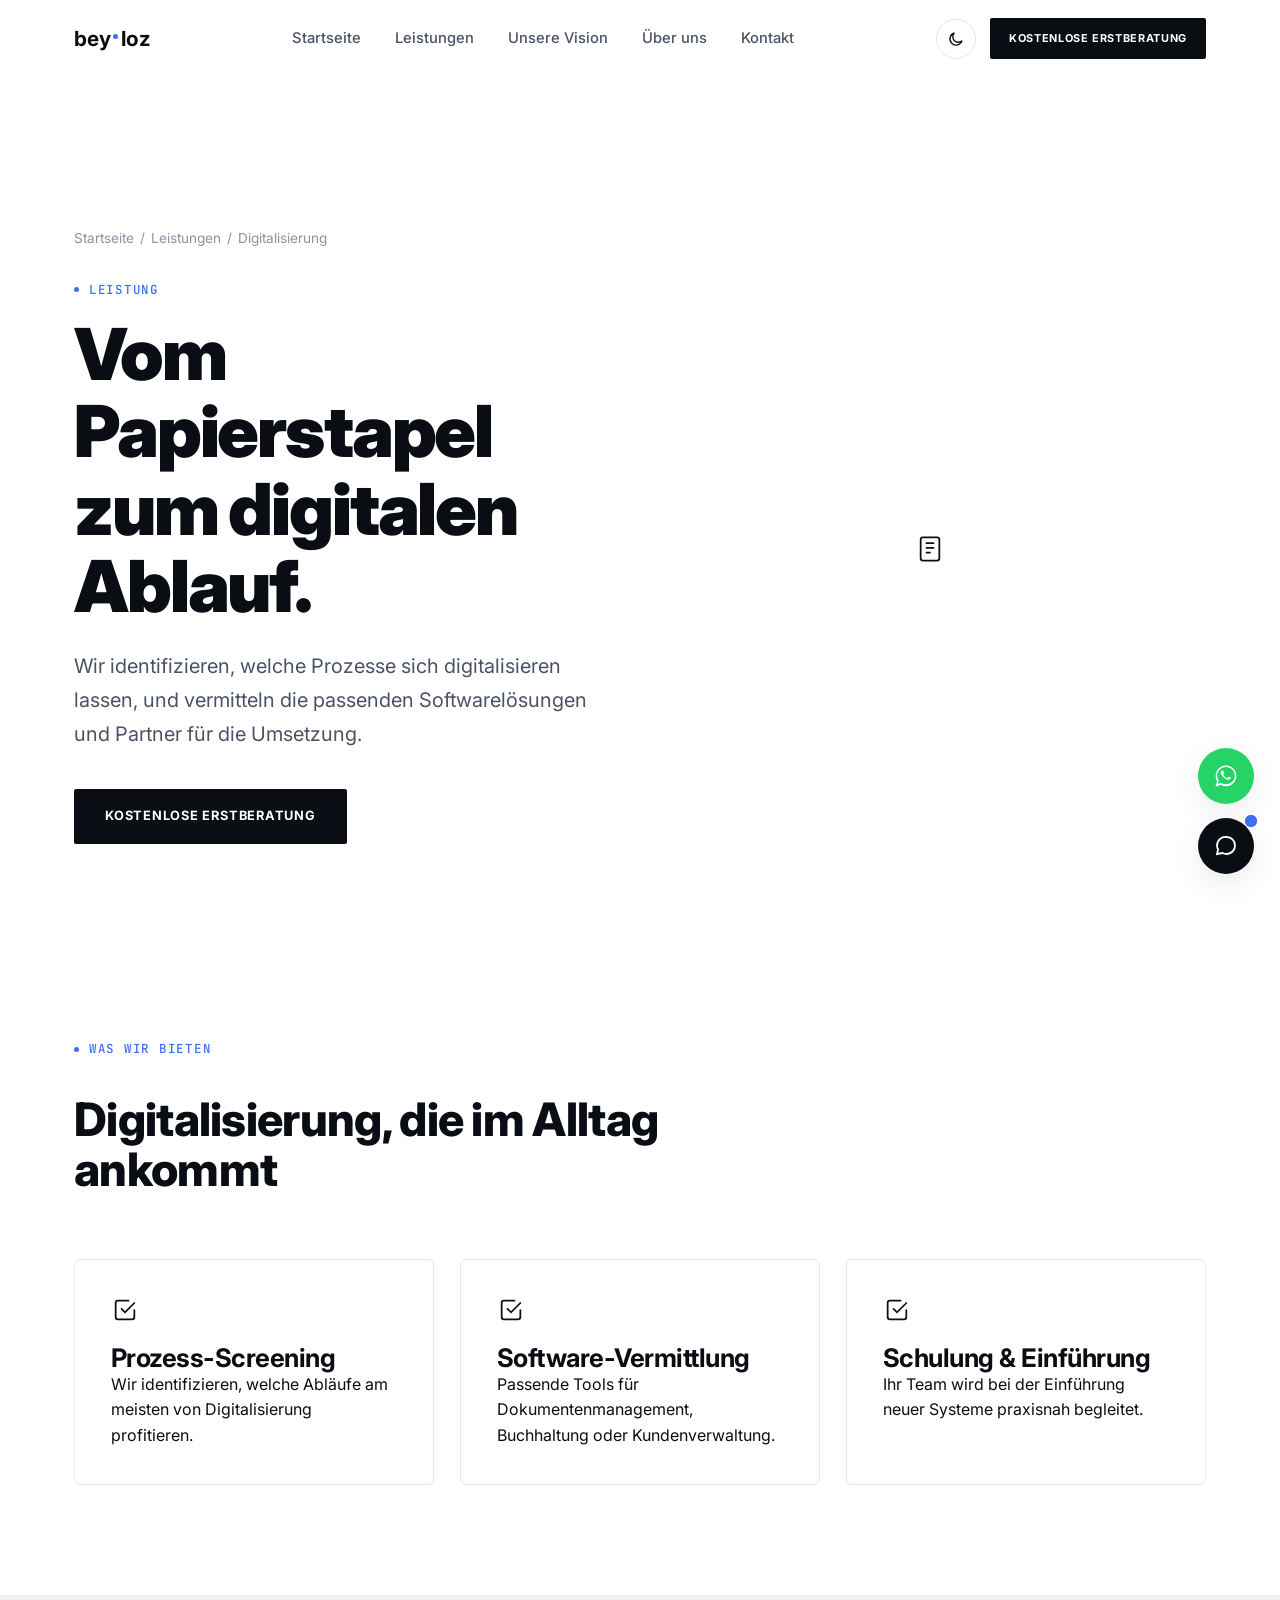
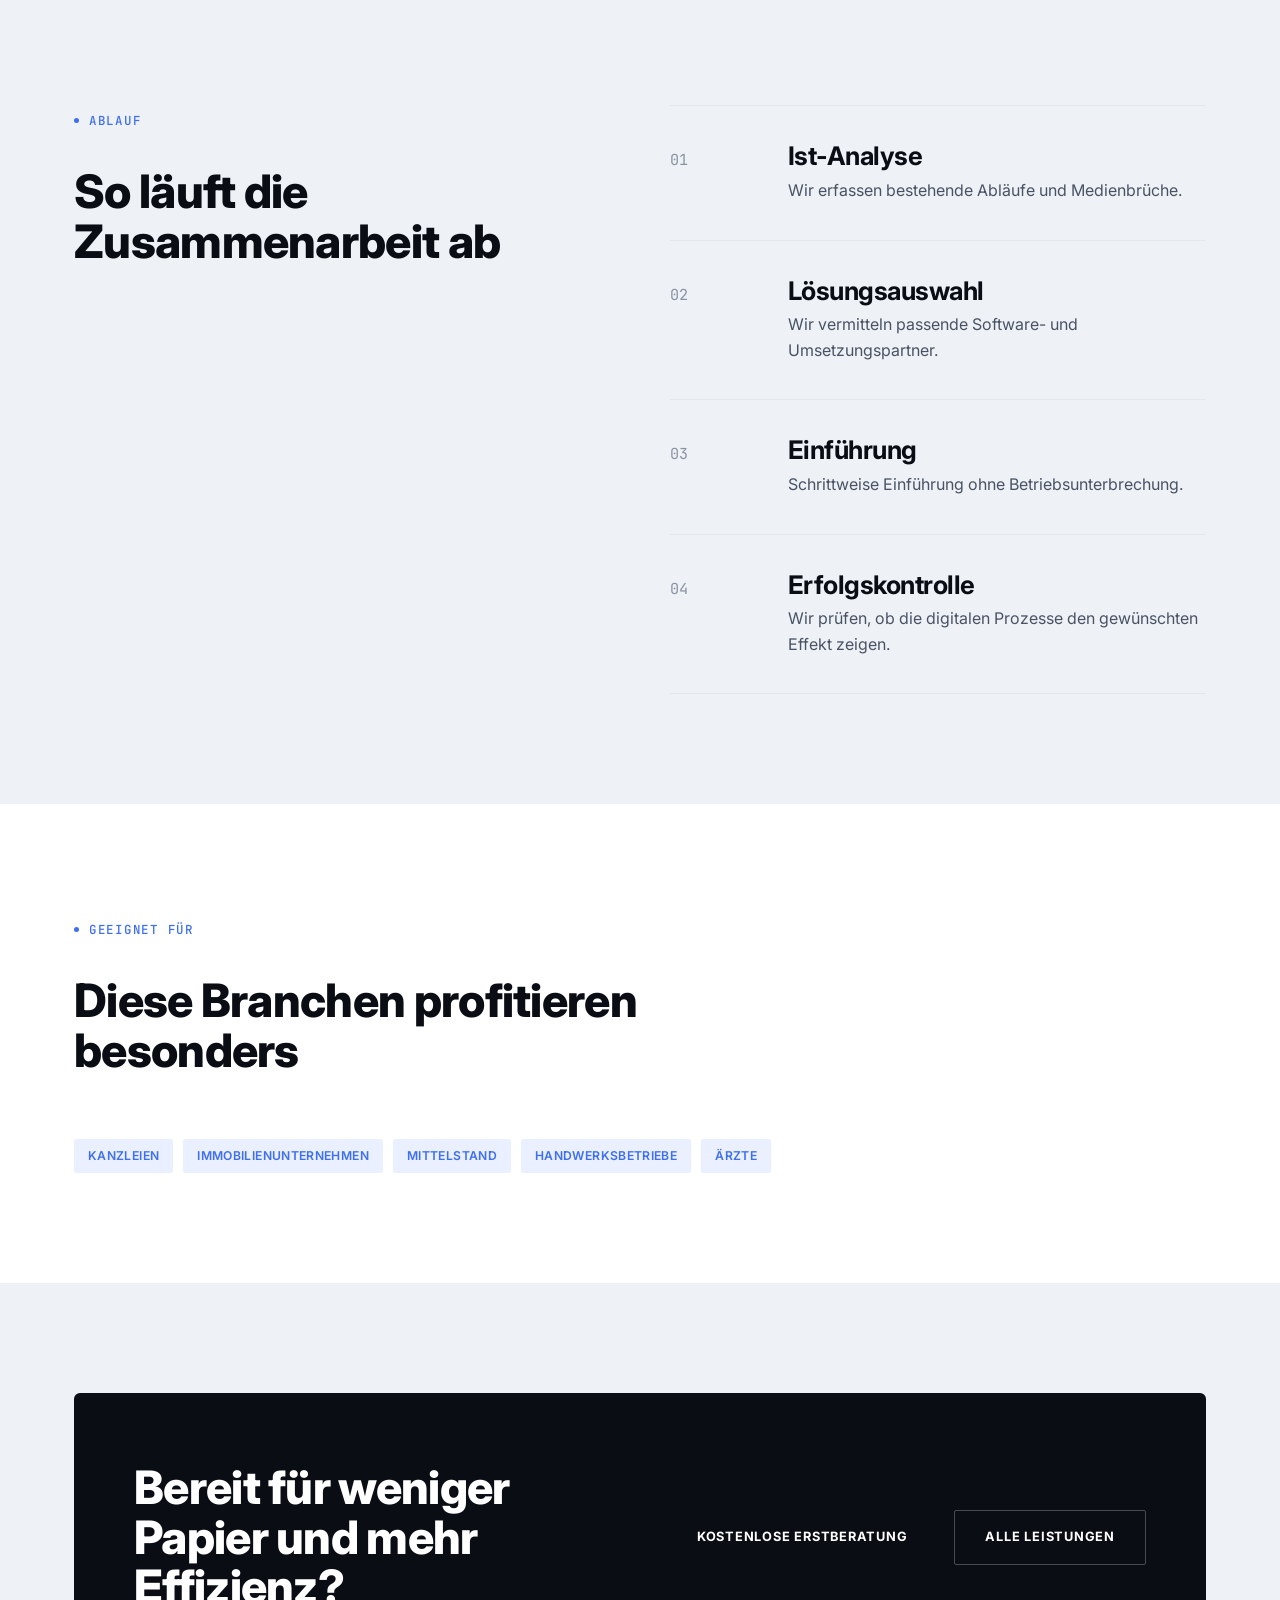
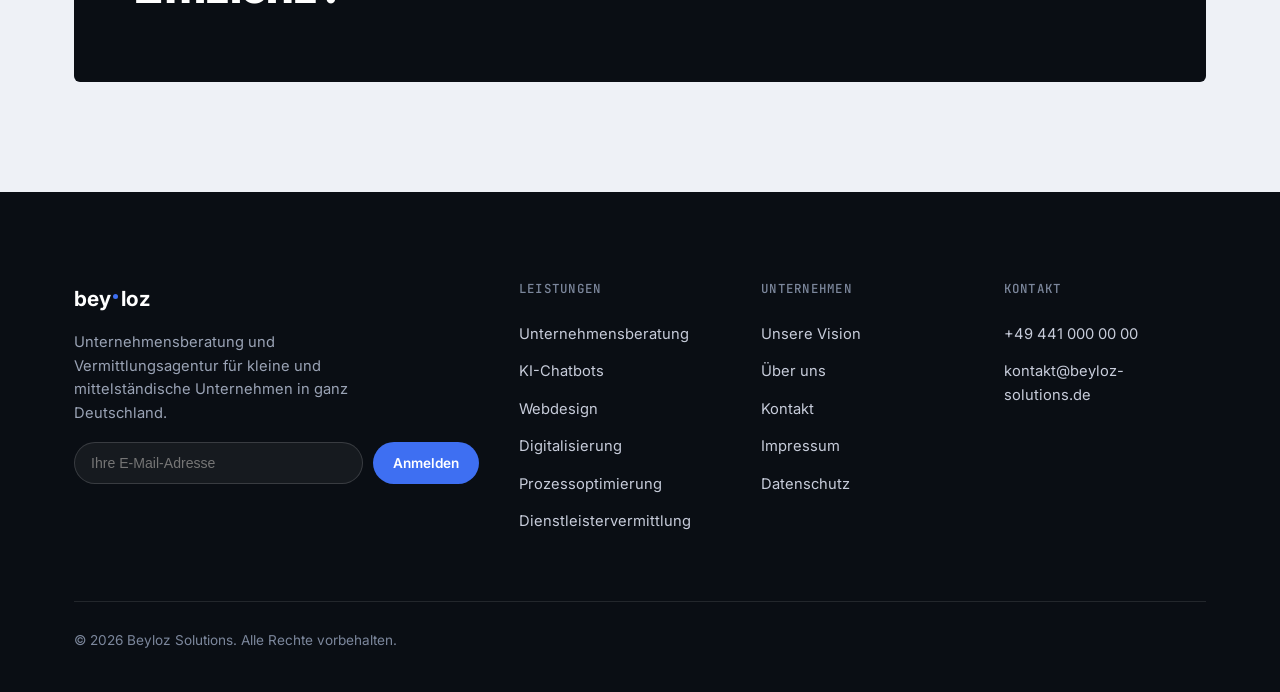
<file: leistungen/digitalisierung.html>
<!DOCTYPE html>
<html lang="de">
<head>
<meta charset="UTF-8">
<meta name="viewport" content="width=device-width, initial-scale=1.0">
<title>Digitalisierung · Beyloz Solutions</title>
<meta name="description" content="Digitalisierung für den Mittelstand: papierlose Prozesse, digitale Dokumentenverwaltung und passende Software, vermittelt von Beyloz Solutions.">
<link rel="stylesheet" href="../assets/styles.css">
</head>
<body>

<header class="nav">
  <div class="nav-inner">
    <a href="../index.html" class="brand">bey<span class="dot-divider"></span>loz</a>
    <nav class="nav-links">
      <a href="../index.html">Startseite</a>
      <a href="index.html">Leistungen</a>
      <a href="../vision.html">Unsere Vision</a>
      <a href="../ueber-uns.html">Über uns</a>
      <a href="../kontakt.html">Kontakt</a>
    </nav>
    <div class="nav-actions">
      <button class="theme-toggle" aria-label="Dark Mode umschalten"></button>
      <a href="../kontakt.html" class="btn btn-primary btn-sm">Kostenlose Erstberatung</a>
      <button class="nav-burger" aria-label="Menü öffnen"><span></span></button>
    </div>
  </div>
  <div class="mobile-menu">
    <button class="mobile-menu-close" aria-label="Menü schließen"><svg viewBox="0 0 24 24" fill="none" stroke="currentColor" stroke-width="2" stroke-linecap="round"><path d="M6 6l12 12M18 6L6 18"/></svg></button>
    <a href="../index.html">Startseite</a>
    <a href="index.html">Leistungen</a>
    <a href="../vision.html">Unsere Vision</a>
    <a href="../ueber-uns.html">Über uns</a>
    <a href="../kontakt.html">Kontakt</a>
    <a href="../kontakt.html" class="btn btn-primary" style="width:100%;margin-top:12px;">Kostenlose Erstberatung</a>
  </div>
</header>

<main>
  <section class="page-hero">
    <div class="container">
      <div class="breadcrumb"><a href="../index.html">Startseite</a><span>/</span><a href="index.html">Leistungen</a><span>/</span><span>Digitalisierung</span></div>
      <div class="grid grid-2 reveal" style="align-items:center;">
        <div>
          <span class="eyebrow">Leistung</span>
          <h1 class="mt-16">Vom Papierstapel zum digitalen Ablauf.</h1>
          <p class="lede mt-24">Wir identifizieren, welche Prozesse sich digitalisieren lassen, und vermitteln die passenden Softwarelösungen und Partner für die Umsetzung.</p>
          <div class="hero-actions">
            <a href="../kontakt.html" class="btn btn-primary">Kostenlose Erstberatung</a>
          </div>
        </div>
        <div class="icon-badge" style="width:100%;height:220px;border-radius:var(--radius-l);">
          <svg viewBox="0 0 24 24" width="64" height="64" fill="none" stroke="currentColor" stroke-width="1.4" stroke-linecap="round"><rect x="4" y="2" width="16" height="20" rx="2"/><path d="M9 7h6M9 11h6M9 15h3"/></svg>
        </div>
      </div>
    </div>
  </section>

  <section class="section">
    <div class="container">
      <div class="section-head reveal">
        <span class="eyebrow">Was wir bieten</span>
        <h2>Digitalisierung, die im Alltag ankommt</h2>
      </div>
      <div class="grid grid-3">
        <div class="card service-card reveal">
          <div class="icon-badge"><svg viewBox="0 0 24 24" fill="none" stroke="currentColor" stroke-width="1.8" stroke-linecap="round"><path d="M9 11l3 3 8-8M20 12v6a2 2 0 0 1-2 2H6a2 2 0 0 1-2-2V6a2 2 0 0 1 2-2h9"/></svg></div>
          <h3>Prozess-Screening</h3>
          <p>Wir identifizieren, welche Abläufe am meisten von Digitalisierung profitieren.</p>
        </div>
        <div class="card service-card reveal">
          <div class="icon-badge"><svg viewBox="0 0 24 24" fill="none" stroke="currentColor" stroke-width="1.8" stroke-linecap="round"><path d="M9 11l3 3 8-8M20 12v6a2 2 0 0 1-2 2H6a2 2 0 0 1-2-2V6a2 2 0 0 1 2-2h9"/></svg></div>
          <h3>Software-Vermittlung</h3>
          <p>Passende Tools für Dokumentenmanagement, Buchhaltung oder Kundenverwaltung.</p>
        </div>
        <div class="card service-card reveal">
          <div class="icon-badge"><svg viewBox="0 0 24 24" fill="none" stroke="currentColor" stroke-width="1.8" stroke-linecap="round"><path d="M9 11l3 3 8-8M20 12v6a2 2 0 0 1-2 2H6a2 2 0 0 1-2-2V6a2 2 0 0 1 2-2h9"/></svg></div>
          <h3>Schulung &amp; Einführung</h3>
          <p>Ihr Team wird bei der Einführung neuer Systeme praxisnah begleitet.</p>
        </div>
      </div>
    </div>
  </section>

  <section class="section section-alt">
    <div class="container">
      <div class="grid grid-2" style="gap:60px; align-items:start;">
        <div class="section-head reveal" style="margin-bottom:0;">
          <span class="eyebrow">Ablauf</span>
          <h2>So läuft die Zusammenarbeit ab</h2>
        </div>
        <div class="process-list reveal">
          <div class="process-item">
            <span class="process-num">01</span>
            <div><h3>Ist-Analyse</h3><p>Wir erfassen bestehende Abläufe und Medienbrüche.</p></div>
          </div>
          <div class="process-item">
            <span class="process-num">02</span>
            <div><h3>Lösungsauswahl</h3><p>Wir vermitteln passende Software- und Umsetzungspartner.</p></div>
          </div>
          <div class="process-item">
            <span class="process-num">03</span>
            <div><h3>Einführung</h3><p>Schrittweise Einführung ohne Betriebsunterbrechung.</p></div>
          </div>
          <div class="process-item">
            <span class="process-num">04</span>
            <div><h3>Erfolgskontrolle</h3><p>Wir prüfen, ob die digitalen Prozesse den gewünschten Effekt zeigen.</p></div>
          </div>
        </div>
      </div>
    </div>
  </section>

  <section class="section">
    <div class="container">
      <div class="section-head reveal">
        <span class="eyebrow">Geeignet für</span>
        <h2>Diese Branchen profitieren besonders</h2>
      </div>
      <div class="badge-list reveal">
        <span class="badge">Kanzleien</span>
        <span class="badge">Immobilienunternehmen</span>
        <span class="badge">Mittelstand</span>
        <span class="badge">Handwerksbetriebe</span>
        <span class="badge">Ärzte</span>
      </div>
    </div>
  </section>

  <section class="section section-alt">
    <div class="container">
      <div class="cta-banner reveal">
        <h2>Bereit für weniger Papier und mehr Effizienz?</h2>
        <div class="cta-side">
          <a href="../kontakt.html" class="btn btn-primary">Kostenlose Erstberatung</a>
          <a href="index.html" class="btn btn-secondary">Alle Leistungen</a>
        </div>
      </div>
    </div>
  </section>
</main>

<footer>
  <div class="container">
    <div class="footer-grid">
      <div class="footer-brand">
        <a href="../index.html" class="brand" style="color:#fff;">bey<span class="dot-divider"></span>loz</a>
        <p>Unternehmensberatung und Vermittlungsagentur für kleine und mittelständische Unternehmen in ganz Deutschland.</p>
        <form id="newsletter-form" class="newsletter-row" aria-label="Newsletter anmelden" action="https://5cb78a49.sibforms.com/serve/[base64]" method="POST" target="newsletter-frame">
          <input type="email" name="EMAIL" required placeholder="Ihre E-Mail-Adresse" aria-label="E-Mail für Newsletter">
          <input type="text" name="email_address_check" value="" tabindex="-1" autocomplete="off" aria-hidden="true" style="position:absolute;left:-9999px;width:1px;height:1px;overflow:hidden;">
          <input type="hidden" name="locale" value="de">
          <button type="submit">Anmelden</button>
        </form>
        <iframe name="newsletter-frame" style="display:none;" title="Newsletter-Anmeldung" aria-hidden="true"></iframe>
      </div>
      <div class="footer-col">
        <h4>Leistungen</h4>
        <a href="unternehmensberatung.html">Unternehmensberatung</a>
        <a href="ki-chatbots.html">KI-Chatbots</a>
        <a href="webdesign.html">Webdesign</a>
        <a href="digitalisierung.html">Digitalisierung</a>
        <a href="prozessoptimierung.html">Prozessoptimierung</a>
        <a href="dienstleistervermittlung.html">Dienstleistervermittlung</a>
      </div>
      <div class="footer-col">
        <h4>Unternehmen</h4>
        <a href="../vision.html">Unsere Vision</a>
        <a href="../ueber-uns.html">Über uns</a>
        <a href="../kontakt.html">Kontakt</a>
        <a href="../impressum.html">Impressum</a>
        <a href="../datenschutz.html">Datenschutz</a>
      </div>
      <div class="footer-col">
        <h4>Kontakt</h4>
        <a href="tel:+494410000000">+49 441 000 00 00</a>
        <a href="mailto:kontakt@beyloz-solutions.de">kontakt@beyloz-solutions.de</a>
      </div>
    </div>
    <div class="footer-bottom"><p>© 2026 Beyloz Solutions. Alle Rechte vorbehalten.</p></div>
  </div>
</footer>

<div class="floating-stack">
  <a class="fab fab-whatsapp" href="https://wa.me/494410000000" target="_blank" rel="noopener" aria-label="WhatsApp Kontakt"><svg viewBox="0 0 32 32"><path d="M16 3C9 3 3.3 8.7 3.3 15.7c0 2.4.6 4.6 1.8 6.6L3 29l6.9-2c1.9 1 4 1.6 6.1 1.6 7 0 12.7-5.7 12.7-12.7C28.7 8.7 23 3 16 3zm0 23.1c-2 0-3.9-.5-5.6-1.5l-.4-.2-4.1 1.1 1.1-4-.3-.4a10.5 10.5 0 0 1-1.6-5.6C5.1 9.7 10 4.9 16 4.9s10.9 4.8 10.9 10.8S22 26.1 16 26.1zm5.9-8.1c-.3-.2-1.9-.9-2.2-1-.3-.1-.5-.2-.7.2-.2.3-.8 1-1 1.2-.2.2-.4.2-.7.1-.3-.2-1.4-.5-2.7-1.7-1-.9-1.7-2-1.9-2.3-.2-.3 0-.5.1-.7.2-.2.3-.4.5-.6.2-.2.2-.3.3-.5.1-.2 0-.4 0-.6-.1-.2-.7-1.8-1-2.4-.3-.6-.5-.5-.7-.6h-.6c-.2 0-.5.1-.8.4-.3.3-1 1-1 2.5s1.1 2.9 1.2 3.1c.1.2 2.2 3.4 5.3 4.7.7.3 1.3.5 1.7.6.7.2 1.4.2 1.9.1.6-.1 1.9-.8 2.1-1.5.3-.7.3-1.4.2-1.5-.1-.1-.3-.2-.6-.3z"/></svg></a>
  <button class="fab fab-chat" aria-label="Chat öffnen"><svg viewBox="0 0 24 24" fill="none" stroke="currentColor" stroke-width="1.8" stroke-linecap="round"><path d="M21 11.5a8.38 8.38 0 0 1-1.9 5.4A8.5 8.5 0 0 1 12.5 20a8.4 8.4 0 0 1-4-1L3 20l1.1-4.5a8.4 8.4 0 0 1-1.1-4A8.5 8.5 0 0 1 12.5 3 8.38 8.38 0 0 1 21 11.5Z"/></svg><span class="pulse"></span></button>
</div>
<div class="chat-window" role="dialog" aria-label="Beyloz Chat-Assistent">
  <div class="chat-head"><span class="dot-live"></span><div><strong>Beyloz Assistent</strong><span>Antwortet in der Regel sofort</span></div><button class="chat-close" aria-label="Chat schließen"><svg viewBox="0 0 24 24" fill="none" stroke="currentColor" stroke-width="2"><path d="M6 6l12 12M18 6L6 18"/></svg></button></div>
  <div class="chat-body"><div class="chat-bubble bot">Willkommen! Haben Sie Fragen zu Digitalisierung?</div></div>
  <form class="chat-input-row"><input type="text" placeholder="Ihre Nachricht …" aria-label="Nachricht eingeben"><button type="submit" aria-label="Senden"><svg viewBox="0 0 24 24" width="16" height="16" fill="none" stroke="#fff" stroke-width="2"><path d="M5 12h14M13 6l6 6-6 6"/></svg></button></form>
</div>

<script src="../assets/script.js"></script>
</body>
</html>
</file>
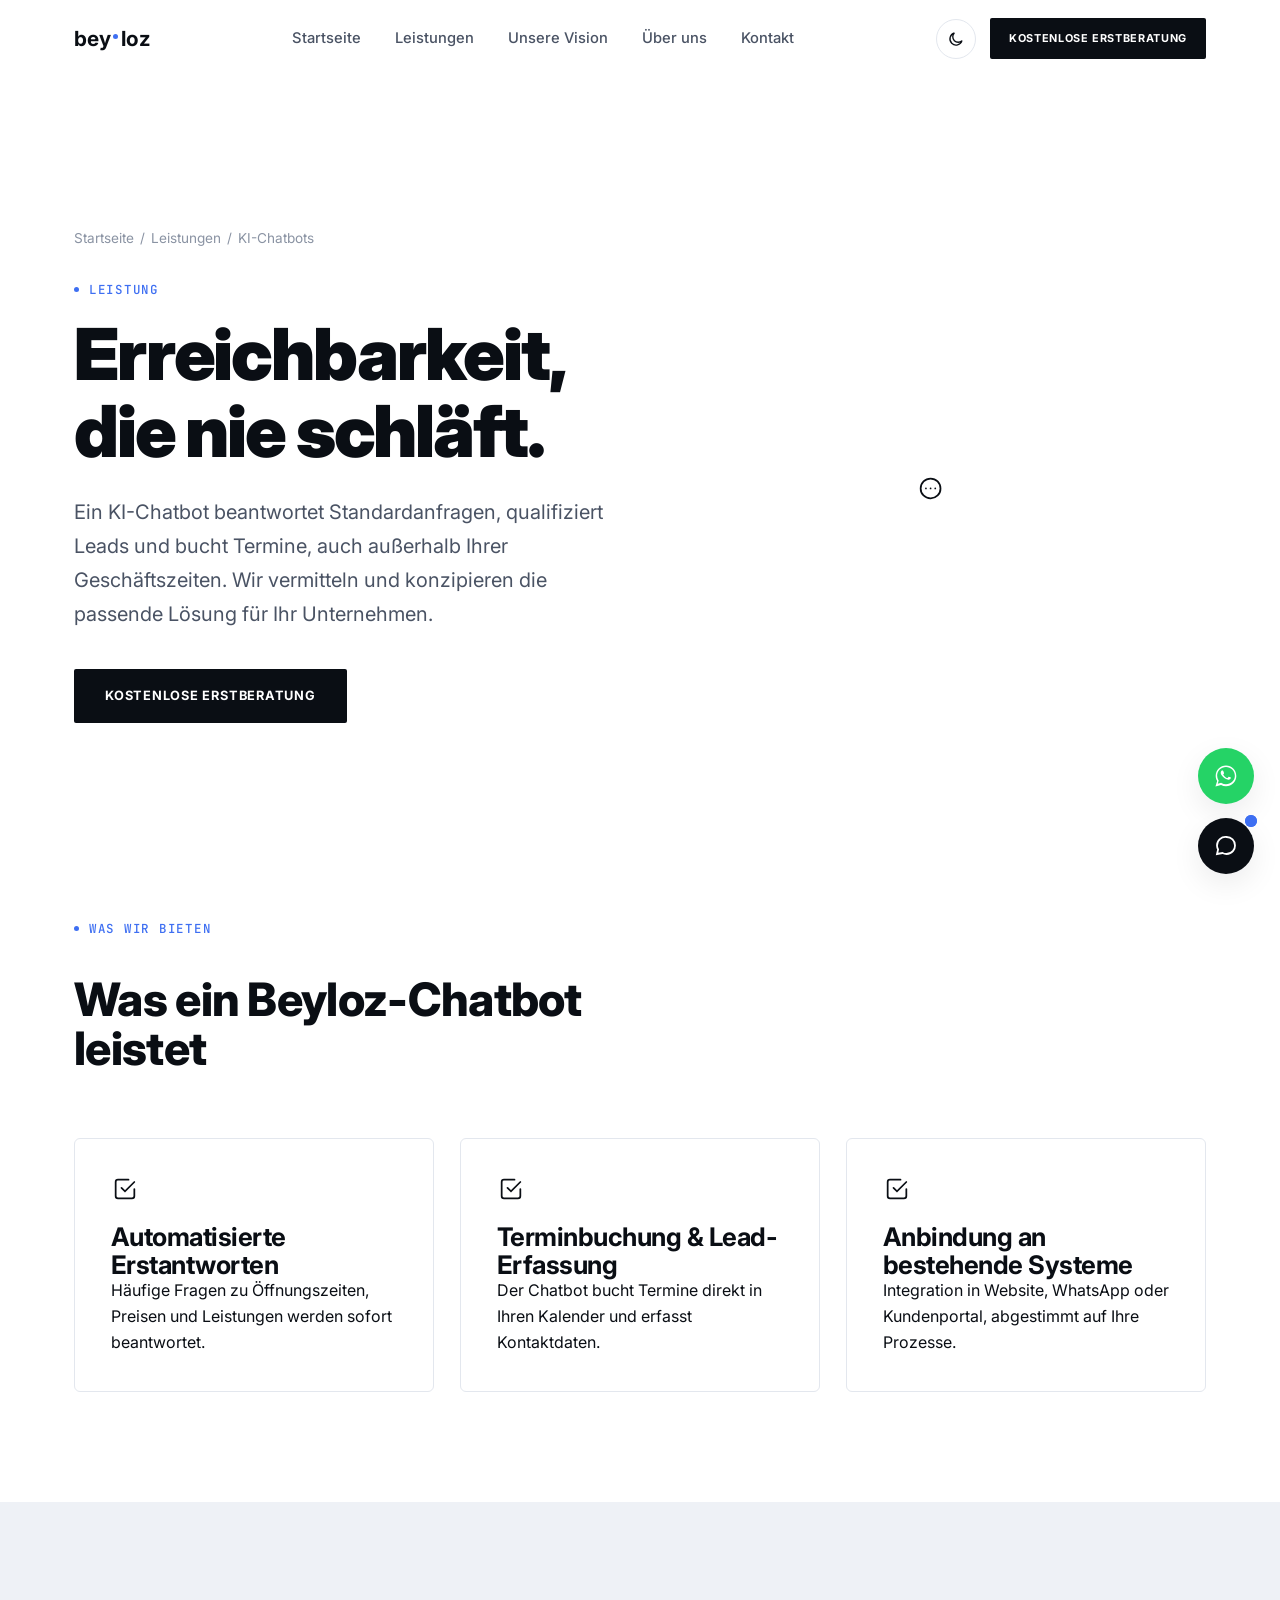
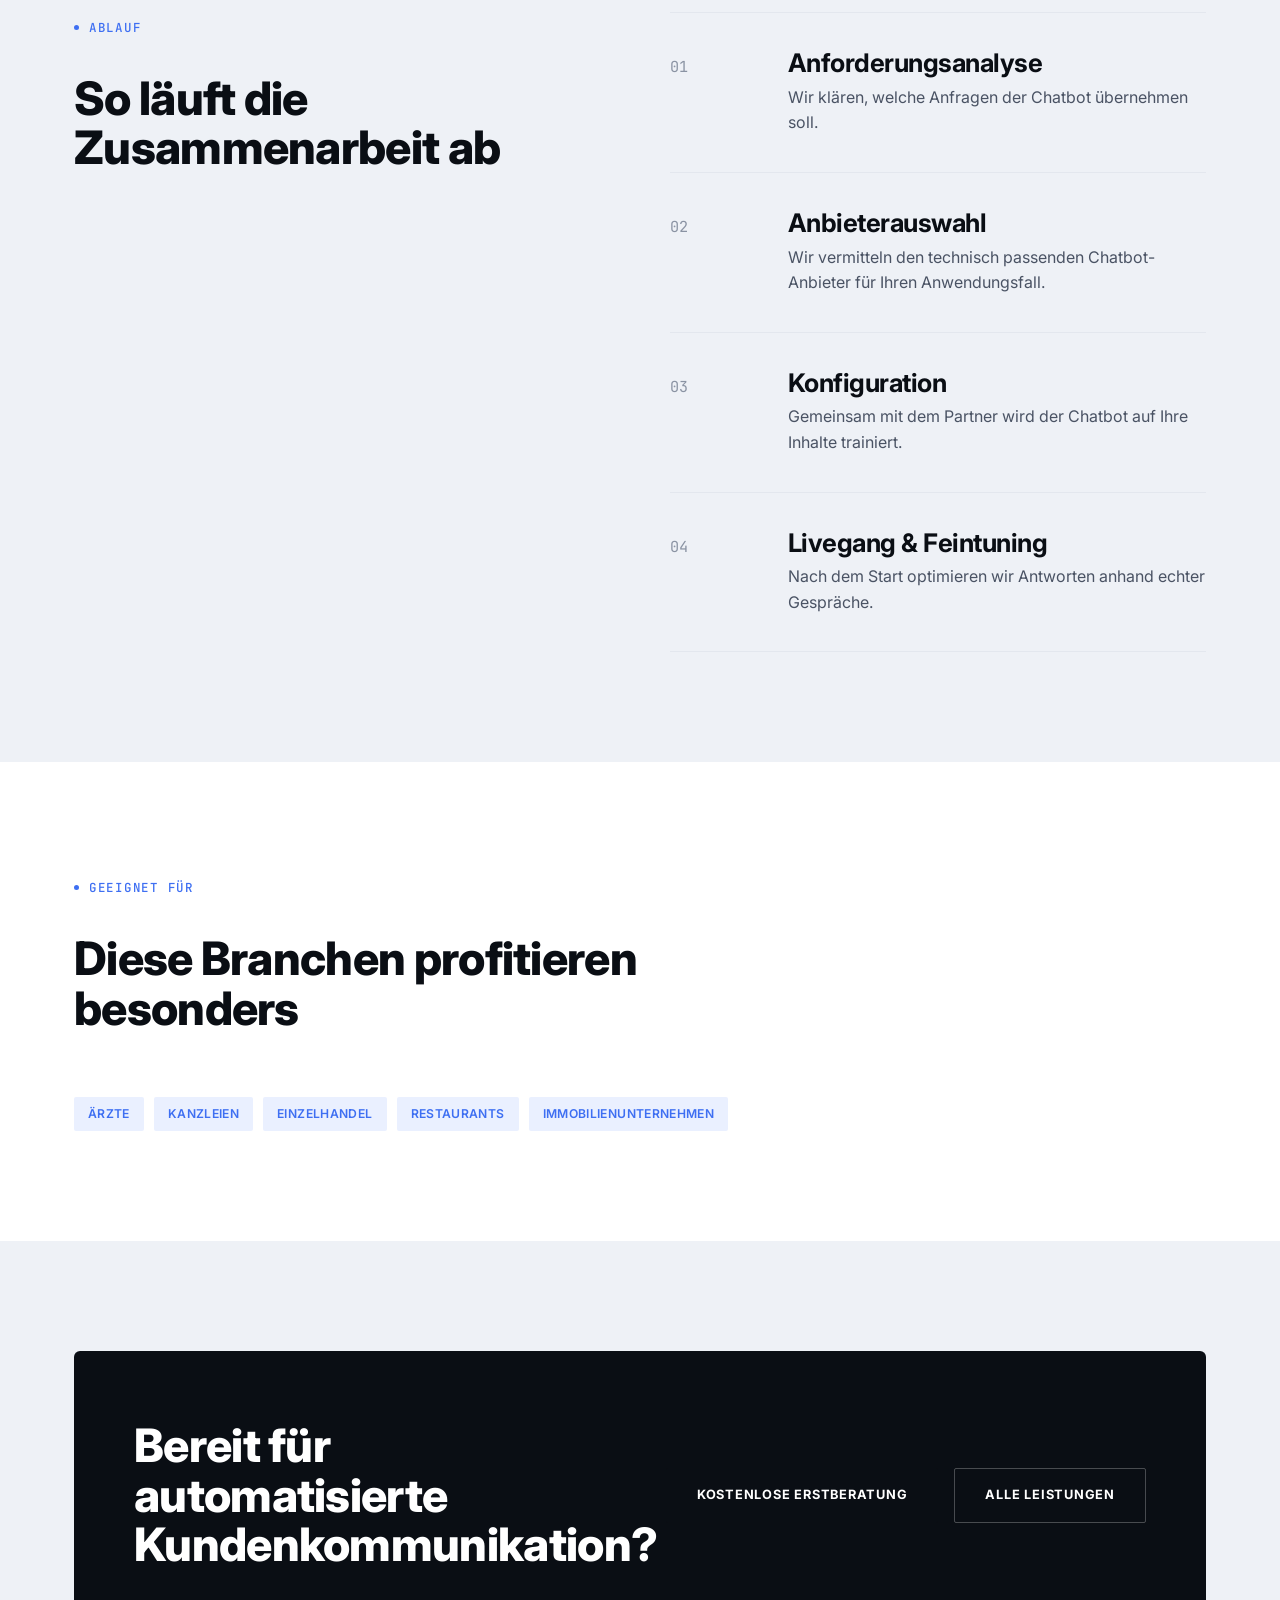
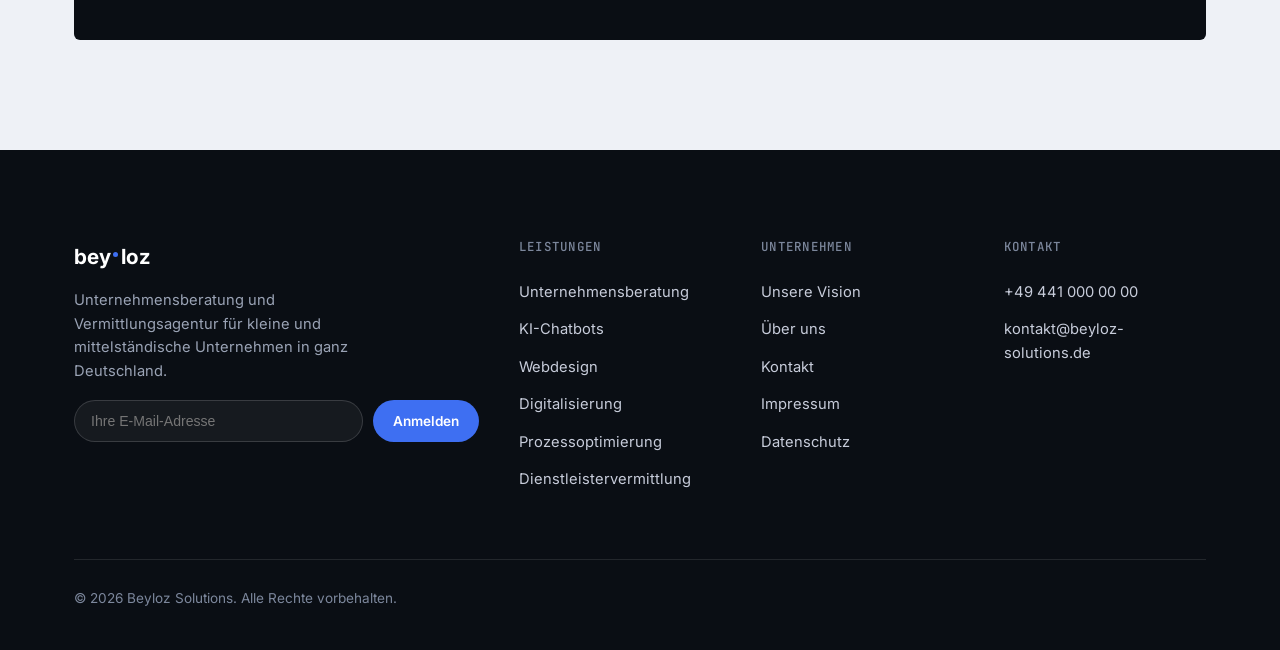
<file: leistungen/ki-chatbots.html>
<!DOCTYPE html>
<html lang="de">
<head>
<meta charset="UTF-8">
<meta name="viewport" content="width=device-width, initial-scale=1.0">
<title>KI-Chatbots · Beyloz Solutions</title>
<meta name="description" content="KI-Chatbots für Unternehmen: automatisierte Kundenkommunikation, Terminbuchung und Anfragenbearbeitung rund um die Uhr.">
<link rel="stylesheet" href="../assets/styles.css">
</head>
<body>

<header class="nav">
  <div class="nav-inner">
    <a href="../index.html" class="brand">bey<span class="dot-divider"></span>loz</a>
    <nav class="nav-links">
      <a href="../index.html">Startseite</a>
      <a href="index.html">Leistungen</a>
      <a href="../vision.html">Unsere Vision</a>
      <a href="../ueber-uns.html">Über uns</a>
      <a href="../kontakt.html">Kontakt</a>
    </nav>
    <div class="nav-actions">
      <button class="theme-toggle" aria-label="Dark Mode umschalten"></button>
      <a href="../kontakt.html" class="btn btn-primary btn-sm">Kostenlose Erstberatung</a>
      <button class="nav-burger" aria-label="Menü öffnen"><span></span></button>
    </div>
  </div>
  <div class="mobile-menu">
    <button class="mobile-menu-close" aria-label="Menü schließen"><svg viewBox="0 0 24 24" fill="none" stroke="currentColor" stroke-width="2" stroke-linecap="round"><path d="M6 6l12 12M18 6L6 18"/></svg></button>
    <a href="../index.html">Startseite</a>
    <a href="index.html">Leistungen</a>
    <a href="../vision.html">Unsere Vision</a>
    <a href="../ueber-uns.html">Über uns</a>
    <a href="../kontakt.html">Kontakt</a>
    <a href="../kontakt.html" class="btn btn-primary" style="width:100%;margin-top:12px;">Kostenlose Erstberatung</a>
  </div>
</header>

<main>
  <section class="page-hero">
    <div class="container">
      <div class="breadcrumb"><a href="../index.html">Startseite</a><span>/</span><a href="index.html">Leistungen</a><span>/</span><span>KI-Chatbots</span></div>
      <div class="grid grid-2 reveal" style="align-items:center;">
        <div>
          <span class="eyebrow">Leistung</span>
          <h1 class="mt-16">Erreichbarkeit, die nie schläft.</h1>
          <p class="lede mt-24">Ein KI-Chatbot beantwortet Standardanfragen, qualifiziert Leads und bucht Termine, auch außerhalb Ihrer Geschäftszeiten. Wir vermitteln und konzipieren die passende Lösung für Ihr Unternehmen.</p>
          <div class="hero-actions">
            <a href="../kontakt.html" class="btn btn-primary">Kostenlose Erstberatung</a>
          </div>
        </div>
        <div class="icon-badge" style="width:100%;height:220px;border-radius:var(--radius-l);">
          <svg viewBox="0 0 24 24" width="64" height="64" fill="none" stroke="currentColor" stroke-width="1.4" stroke-linecap="round"><path d="M21 11.5a8.38 8.38 0 0 1-8.5 8.5A8.38 8.38 0 0 1 4 11.5 8.5 8.5 0 0 1 12.5 3 8.5 8.5 0 0 1 21 11.5Z"/><path d="M8.5 11.5h.01M12.5 11.5h.01M16.5 11.5h.01"/></svg>
        </div>
      </div>
    </div>
  </section>

  <section class="section">
    <div class="container">
      <div class="section-head reveal">
        <span class="eyebrow">Was wir bieten</span>
        <h2>Was ein Beyloz-Chatbot leistet</h2>
      </div>
      <div class="grid grid-3">
        <div class="card service-card reveal">
          <div class="icon-badge"><svg viewBox="0 0 24 24" fill="none" stroke="currentColor" stroke-width="1.8" stroke-linecap="round"><path d="M9 11l3 3 8-8M20 12v6a2 2 0 0 1-2 2H6a2 2 0 0 1-2-2V6a2 2 0 0 1 2-2h9"/></svg></div>
          <h3>Automatisierte Erstantworten</h3>
          <p>Häufige Fragen zu Öffnungszeiten, Preisen und Leistungen werden sofort beantwortet.</p>
        </div>
        <div class="card service-card reveal">
          <div class="icon-badge"><svg viewBox="0 0 24 24" fill="none" stroke="currentColor" stroke-width="1.8" stroke-linecap="round"><path d="M9 11l3 3 8-8M20 12v6a2 2 0 0 1-2 2H6a2 2 0 0 1-2-2V6a2 2 0 0 1 2-2h9"/></svg></div>
          <h3>Terminbuchung &amp; Lead-Erfassung</h3>
          <p>Der Chatbot bucht Termine direkt in Ihren Kalender und erfasst Kontaktdaten.</p>
        </div>
        <div class="card service-card reveal">
          <div class="icon-badge"><svg viewBox="0 0 24 24" fill="none" stroke="currentColor" stroke-width="1.8" stroke-linecap="round"><path d="M9 11l3 3 8-8M20 12v6a2 2 0 0 1-2 2H6a2 2 0 0 1-2-2V6a2 2 0 0 1 2-2h9"/></svg></div>
          <h3>Anbindung an bestehende Systeme</h3>
          <p>Integration in Website, WhatsApp oder Kundenportal, abgestimmt auf Ihre Prozesse.</p>
        </div>
      </div>
    </div>
  </section>

  <section class="section section-alt">
    <div class="container">
      <div class="grid grid-2" style="gap:60px; align-items:start;">
        <div class="section-head reveal" style="margin-bottom:0;">
          <span class="eyebrow">Ablauf</span>
          <h2>So läuft die Zusammenarbeit ab</h2>
        </div>
        <div class="process-list reveal">
          <div class="process-item">
            <span class="process-num">01</span>
            <div><h3>Anforderungsanalyse</h3><p>Wir klären, welche Anfragen der Chatbot übernehmen soll.</p></div>
          </div>
          <div class="process-item">
            <span class="process-num">02</span>
            <div><h3>Anbieterauswahl</h3><p>Wir vermitteln den technisch passenden Chatbot-Anbieter für Ihren Anwendungsfall.</p></div>
          </div>
          <div class="process-item">
            <span class="process-num">03</span>
            <div><h3>Konfiguration</h3><p>Gemeinsam mit dem Partner wird der Chatbot auf Ihre Inhalte trainiert.</p></div>
          </div>
          <div class="process-item">
            <span class="process-num">04</span>
            <div><h3>Livegang &amp; Feintuning</h3><p>Nach dem Start optimieren wir Antworten anhand echter Gespräche.</p></div>
          </div>
        </div>
      </div>
    </div>
  </section>

  <section class="section">
    <div class="container">
      <div class="section-head reveal">
        <span class="eyebrow">Geeignet für</span>
        <h2>Diese Branchen profitieren besonders</h2>
      </div>
      <div class="badge-list reveal">
        <span class="badge">Ärzte</span>
        <span class="badge">Kanzleien</span>
        <span class="badge">Einzelhandel</span>
        <span class="badge">Restaurants</span>
        <span class="badge">Immobilienunternehmen</span>
      </div>
    </div>
  </section>

  <section class="section section-alt">
    <div class="container">
      <div class="cta-banner reveal">
        <h2>Bereit für automatisierte Kundenkommunikation?</h2>
        <div class="cta-side">
          <a href="../kontakt.html" class="btn btn-primary">Kostenlose Erstberatung</a>
          <a href="index.html" class="btn btn-secondary">Alle Leistungen</a>
        </div>
      </div>
    </div>
  </section>
</main>

<footer>
  <div class="container">
    <div class="footer-grid">
      <div class="footer-brand">
        <a href="../index.html" class="brand" style="color:#fff;">bey<span class="dot-divider"></span>loz</a>
        <p>Unternehmensberatung und Vermittlungsagentur für kleine und mittelständische Unternehmen in ganz Deutschland.</p>
        <form id="newsletter-form" class="newsletter-row" aria-label="Newsletter anmelden" action="https://5cb78a49.sibforms.com/serve/[base64]" method="POST" target="newsletter-frame">
          <input type="email" name="EMAIL" required placeholder="Ihre E-Mail-Adresse" aria-label="E-Mail für Newsletter">
          <input type="text" name="email_address_check" value="" tabindex="-1" autocomplete="off" aria-hidden="true" style="position:absolute;left:-9999px;width:1px;height:1px;overflow:hidden;">
          <input type="hidden" name="locale" value="de">
          <button type="submit">Anmelden</button>
        </form>
        <iframe name="newsletter-frame" style="display:none;" title="Newsletter-Anmeldung" aria-hidden="true"></iframe>
      </div>
      <div class="footer-col">
        <h4>Leistungen</h4>
        <a href="unternehmensberatung.html">Unternehmensberatung</a>
        <a href="ki-chatbots.html">KI-Chatbots</a>
        <a href="webdesign.html">Webdesign</a>
        <a href="digitalisierung.html">Digitalisierung</a>
        <a href="prozessoptimierung.html">Prozessoptimierung</a>
        <a href="dienstleistervermittlung.html">Dienstleistervermittlung</a>
      </div>
      <div class="footer-col">
        <h4>Unternehmen</h4>
        <a href="../vision.html">Unsere Vision</a>
        <a href="../ueber-uns.html">Über uns</a>
        <a href="../kontakt.html">Kontakt</a>
        <a href="../impressum.html">Impressum</a>
        <a href="../datenschutz.html">Datenschutz</a>
      </div>
      <div class="footer-col">
        <h4>Kontakt</h4>
        <a href="tel:+494410000000">+49 441 000 00 00</a>
        <a href="mailto:kontakt@beyloz-solutions.de">kontakt@beyloz-solutions.de</a>
      </div>
    </div>
    <div class="footer-bottom"><p>© 2026 Beyloz Solutions. Alle Rechte vorbehalten.</p></div>
  </div>
</footer>

<div class="floating-stack">
  <a class="fab fab-whatsapp" href="https://wa.me/494410000000" target="_blank" rel="noopener" aria-label="WhatsApp Kontakt"><svg viewBox="0 0 32 32"><path d="M16 3C9 3 3.3 8.7 3.3 15.7c0 2.4.6 4.6 1.8 6.6L3 29l6.9-2c1.9 1 4 1.6 6.1 1.6 7 0 12.7-5.7 12.7-12.7C28.7 8.7 23 3 16 3zm0 23.1c-2 0-3.9-.5-5.6-1.5l-.4-.2-4.1 1.1 1.1-4-.3-.4a10.5 10.5 0 0 1-1.6-5.6C5.1 9.7 10 4.9 16 4.9s10.9 4.8 10.9 10.8S22 26.1 16 26.1zm5.9-8.1c-.3-.2-1.9-.9-2.2-1-.3-.1-.5-.2-.7.2-.2.3-.8 1-1 1.2-.2.2-.4.2-.7.1-.3-.2-1.4-.5-2.7-1.7-1-.9-1.7-2-1.9-2.3-.2-.3 0-.5.1-.7.2-.2.3-.4.5-.6.2-.2.2-.3.3-.5.1-.2 0-.4 0-.6-.1-.2-.7-1.8-1-2.4-.3-.6-.5-.5-.7-.6h-.6c-.2 0-.5.1-.8.4-.3.3-1 1-1 2.5s1.1 2.9 1.2 3.1c.1.2 2.2 3.4 5.3 4.7.7.3 1.3.5 1.7.6.7.2 1.4.2 1.9.1.6-.1 1.9-.8 2.1-1.5.3-.7.3-1.4.2-1.5-.1-.1-.3-.2-.6-.3z"/></svg></a>
  <button class="fab fab-chat" aria-label="Chat öffnen"><svg viewBox="0 0 24 24" fill="none" stroke="currentColor" stroke-width="1.8" stroke-linecap="round"><path d="M21 11.5a8.38 8.38 0 0 1-1.9 5.4A8.5 8.5 0 0 1 12.5 20a8.4 8.4 0 0 1-4-1L3 20l1.1-4.5a8.4 8.4 0 0 1-1.1-4A8.5 8.5 0 0 1 12.5 3 8.38 8.38 0 0 1 21 11.5Z"/></svg><span class="pulse"></span></button>
</div>
<div class="chat-window" role="dialog" aria-label="Beyloz Chat-Assistent">
  <div class="chat-head"><span class="dot-live"></span><div><strong>Beyloz Assistent</strong><span>Antwortet in der Regel sofort</span></div><button class="chat-close" aria-label="Chat schließen"><svg viewBox="0 0 24 24" fill="none" stroke="currentColor" stroke-width="2"><path d="M6 6l12 12M18 6L6 18"/></svg></button></div>
  <div class="chat-body"><div class="chat-bubble bot">Willkommen! Haben Sie Fragen zu KI-Chatbots?</div></div>
  <form class="chat-input-row"><input type="text" placeholder="Ihre Nachricht …" aria-label="Nachricht eingeben"><button type="submit" aria-label="Senden"><svg viewBox="0 0 24 24" width="16" height="16" fill="none" stroke="#fff" stroke-width="2"><path d="M5 12h14M13 6l6 6-6 6"/></svg></button></form>
</div>

<script src="../assets/script.js"></script>
</body>
</html>
</file>
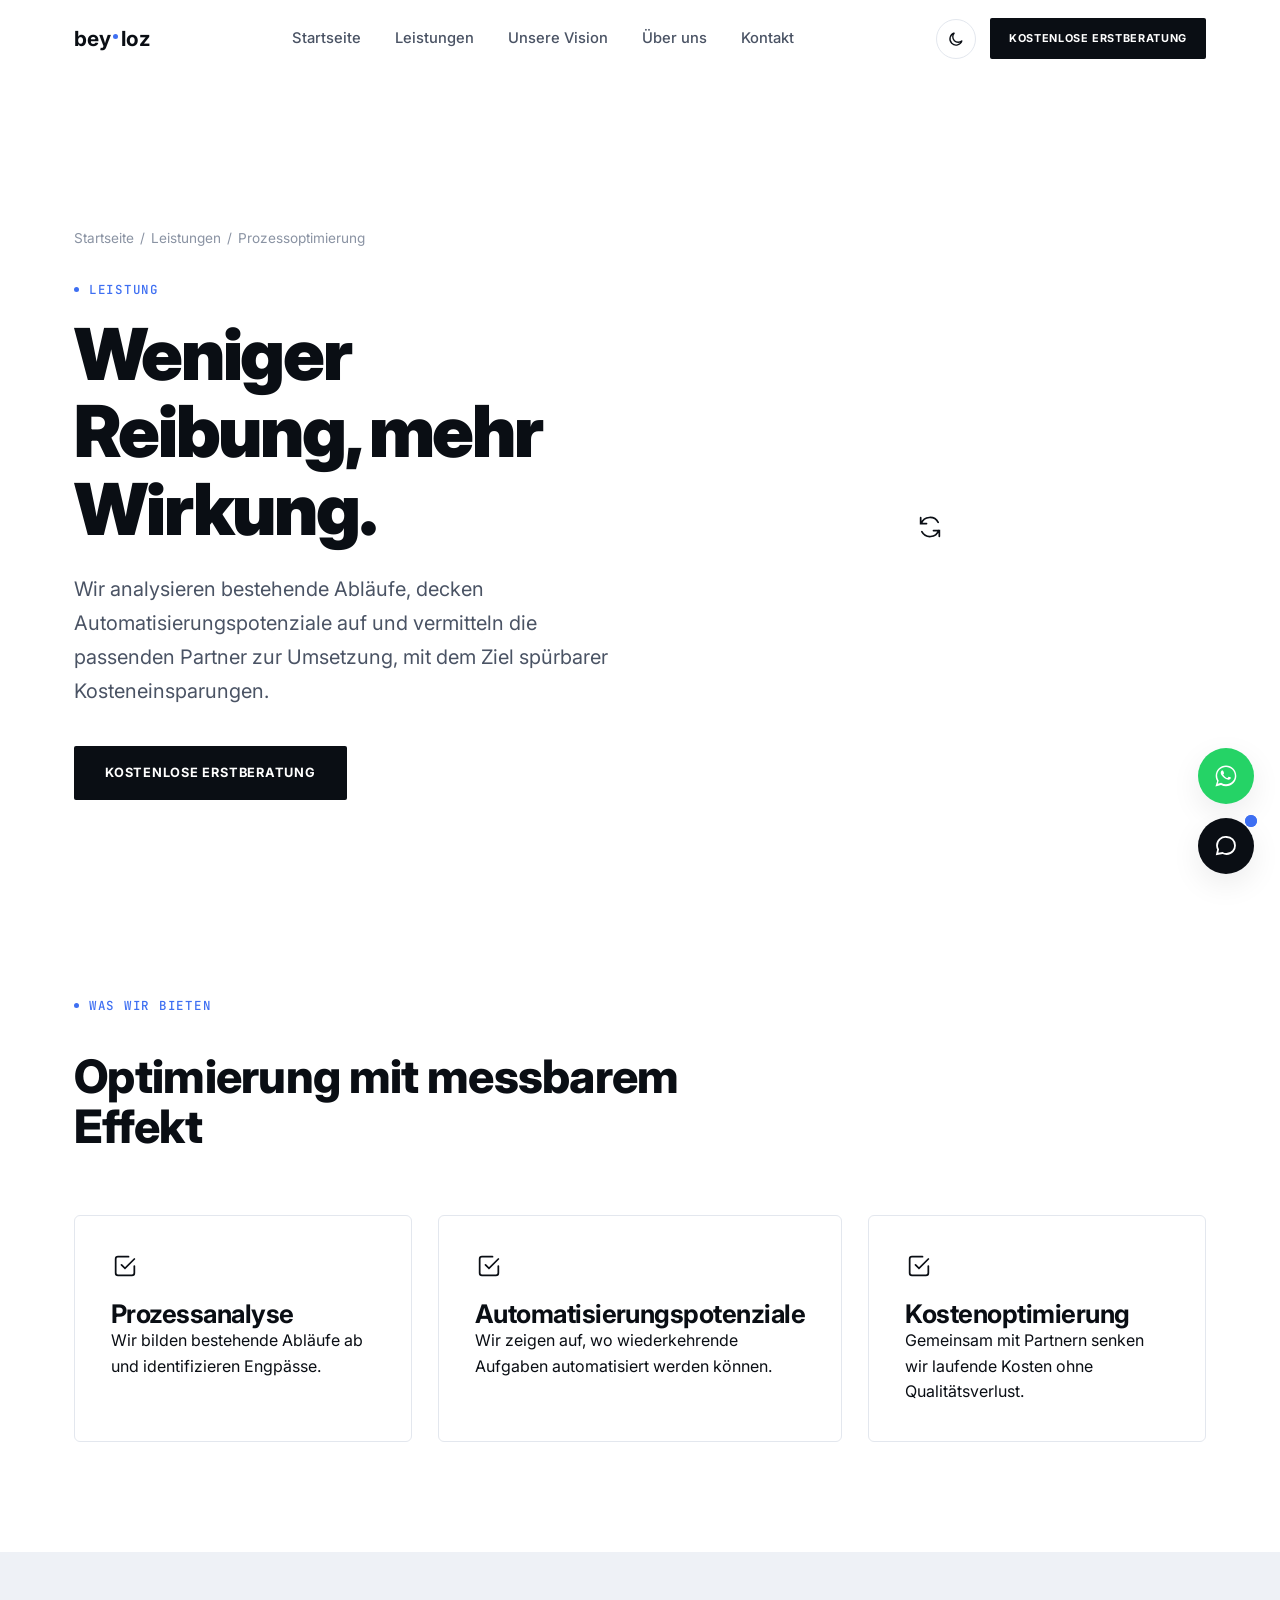
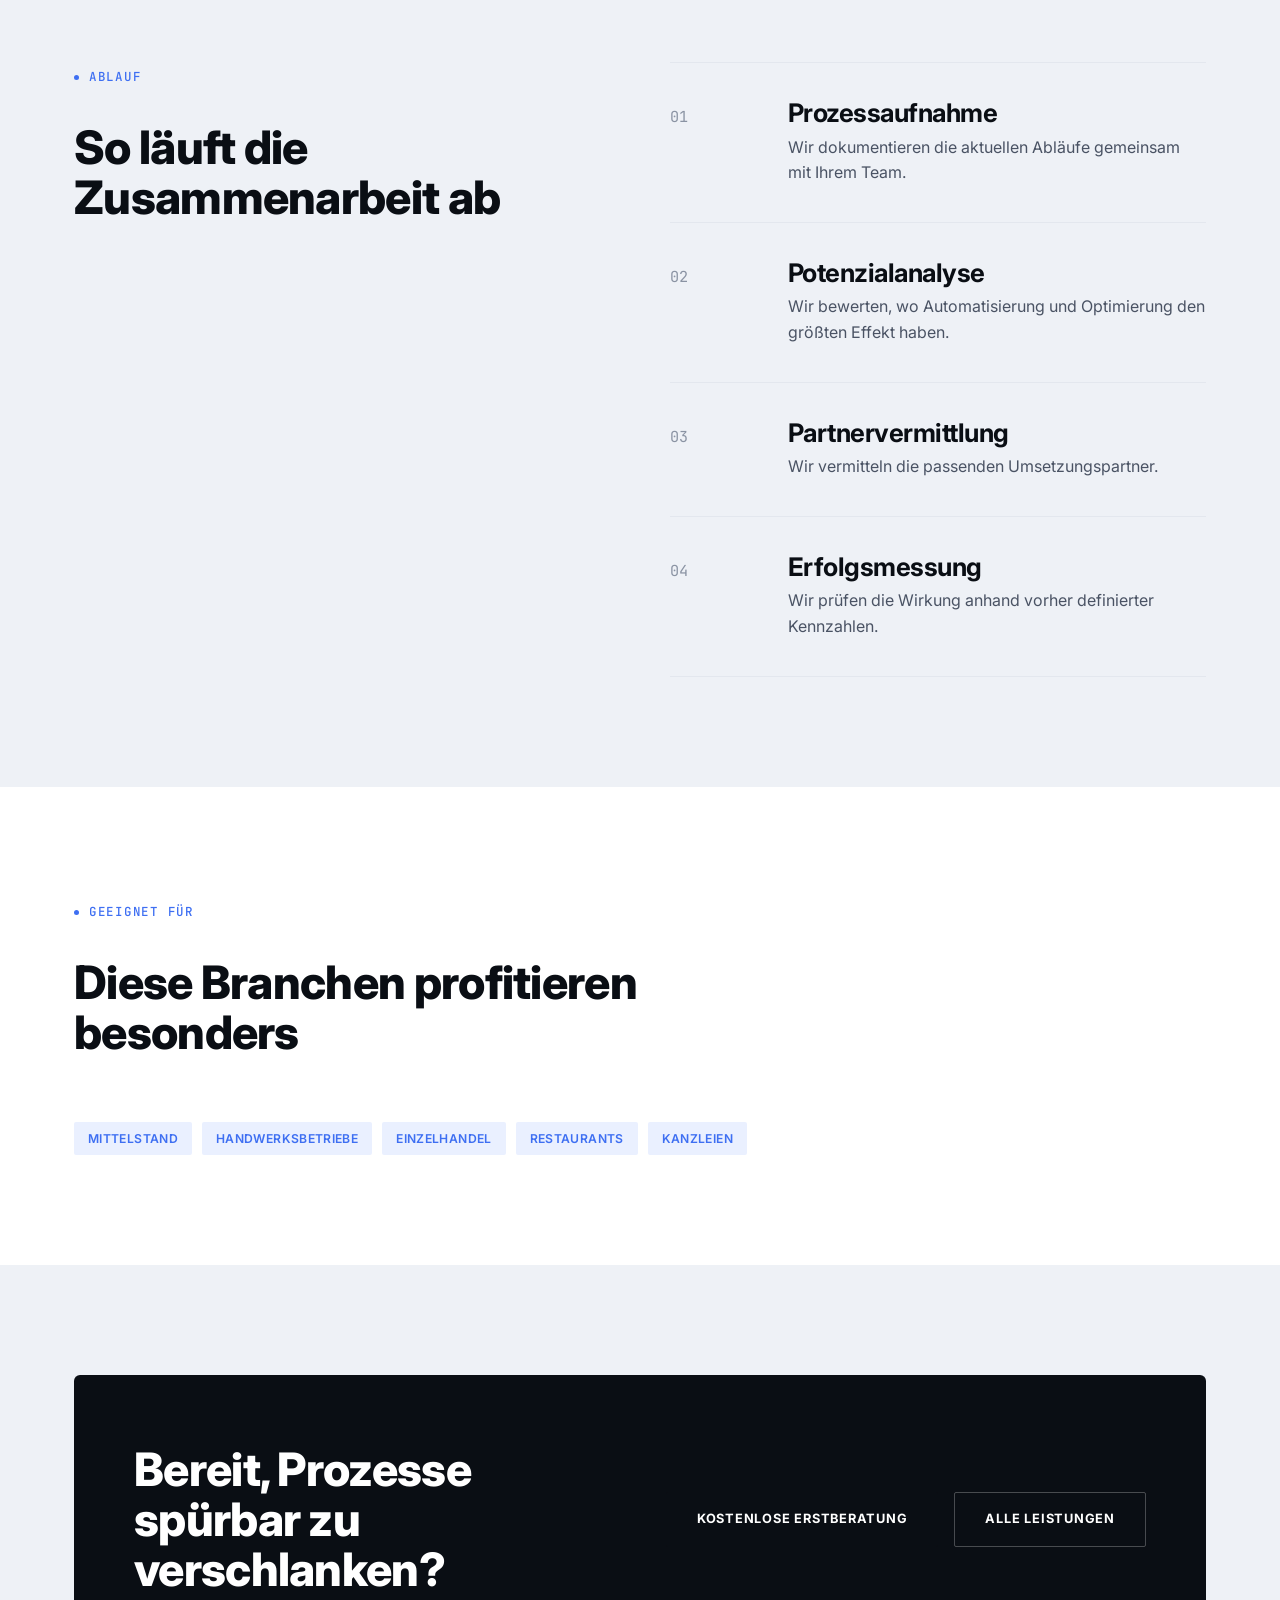
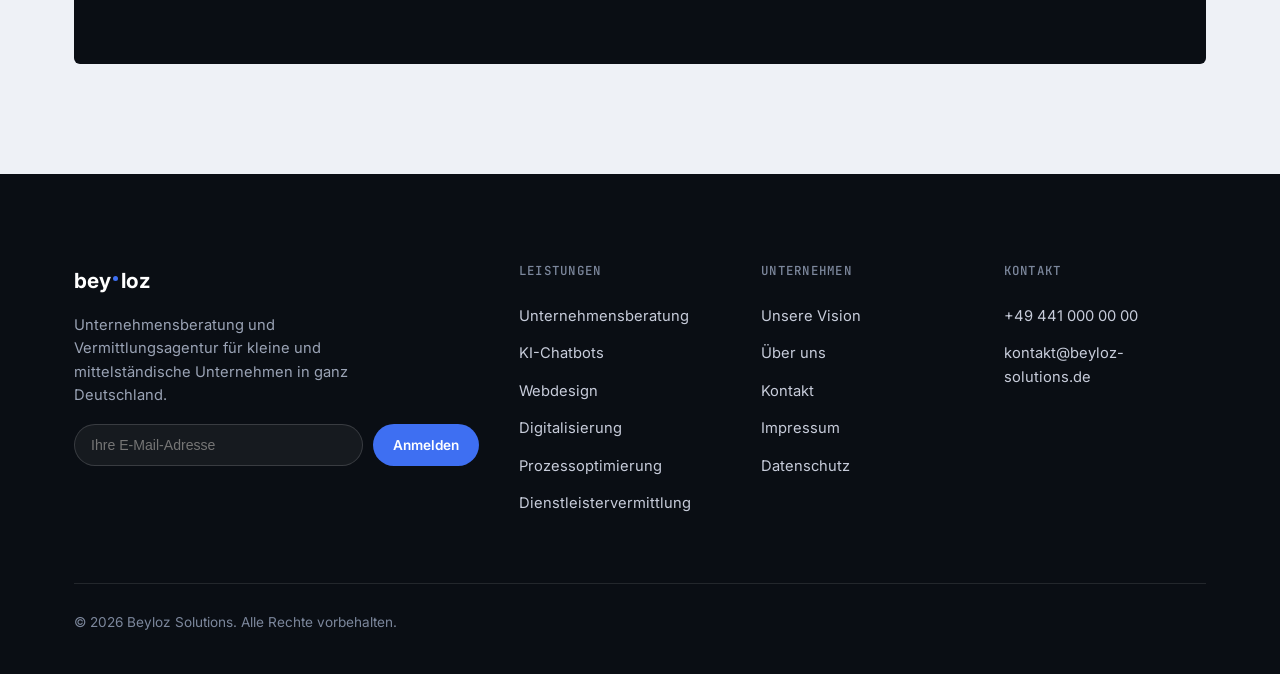
<file: leistungen/prozessoptimierung.html>
<!DOCTYPE html>
<html lang="de">
<head>
<meta charset="UTF-8">
<meta name="viewport" content="width=device-width, initial-scale=1.0">
<title>Prozessoptimierung · Beyloz Solutions</title>
<meta name="description" content="Prozessoptimierung und Automatisierung für KMU mit Beyloz Solutions: Abläufe verschlanken, Kosten senken, Kapazitäten freisetzen.">
<link rel="stylesheet" href="../assets/styles.css">
</head>
<body>

<header class="nav">
  <div class="nav-inner">
    <a href="../index.html" class="brand">bey<span class="dot-divider"></span>loz</a>
    <nav class="nav-links">
      <a href="../index.html">Startseite</a>
      <a href="index.html">Leistungen</a>
      <a href="../vision.html">Unsere Vision</a>
      <a href="../ueber-uns.html">Über uns</a>
      <a href="../kontakt.html">Kontakt</a>
    </nav>
    <div class="nav-actions">
      <button class="theme-toggle" aria-label="Dark Mode umschalten"></button>
      <a href="../kontakt.html" class="btn btn-primary btn-sm">Kostenlose Erstberatung</a>
      <button class="nav-burger" aria-label="Menü öffnen"><span></span></button>
    </div>
  </div>
  <div class="mobile-menu">
    <button class="mobile-menu-close" aria-label="Menü schließen"><svg viewBox="0 0 24 24" fill="none" stroke="currentColor" stroke-width="2" stroke-linecap="round"><path d="M6 6l12 12M18 6L6 18"/></svg></button>
    <a href="../index.html">Startseite</a>
    <a href="index.html">Leistungen</a>
    <a href="../vision.html">Unsere Vision</a>
    <a href="../ueber-uns.html">Über uns</a>
    <a href="../kontakt.html">Kontakt</a>
    <a href="../kontakt.html" class="btn btn-primary" style="width:100%;margin-top:12px;">Kostenlose Erstberatung</a>
  </div>
</header>

<main>
  <section class="page-hero">
    <div class="container">
      <div class="breadcrumb"><a href="../index.html">Startseite</a><span>/</span><a href="index.html">Leistungen</a><span>/</span><span>Prozessoptimierung</span></div>
      <div class="grid grid-2 reveal" style="align-items:center;">
        <div>
          <span class="eyebrow">Leistung</span>
          <h1 class="mt-16">Weniger Reibung, mehr Wirkung.</h1>
          <p class="lede mt-24">Wir analysieren bestehende Abläufe, decken Automatisierungspotenziale auf und vermitteln die passenden Partner zur Umsetzung, mit dem Ziel spürbarer Kosteneinsparungen.</p>
          <div class="hero-actions">
            <a href="../kontakt.html" class="btn btn-primary">Kostenlose Erstberatung</a>
          </div>
        </div>
        <div class="icon-badge" style="width:100%;height:220px;border-radius:var(--radius-l);">
          <svg viewBox="0 0 24 24" width="64" height="64" fill="none" stroke="currentColor" stroke-width="1.4" stroke-linecap="round"><path d="M4 4v5h5M20 20v-5h-5M4.5 9A8 8 0 0 1 19 8M19.5 15a8 8 0 0 1-14.5 1"/></svg>
        </div>
      </div>
    </div>
  </section>

  <section class="section">
    <div class="container">
      <div class="section-head reveal">
        <span class="eyebrow">Was wir bieten</span>
        <h2>Optimierung mit messbarem Effekt</h2>
      </div>
      <div class="grid grid-3">
        <div class="card service-card reveal">
          <div class="icon-badge"><svg viewBox="0 0 24 24" fill="none" stroke="currentColor" stroke-width="1.8" stroke-linecap="round"><path d="M9 11l3 3 8-8M20 12v6a2 2 0 0 1-2 2H6a2 2 0 0 1-2-2V6a2 2 0 0 1 2-2h9"/></svg></div>
          <h3>Prozessanalyse</h3>
          <p>Wir bilden bestehende Abläufe ab und identifizieren Engpässe.</p>
        </div>
        <div class="card service-card reveal">
          <div class="icon-badge"><svg viewBox="0 0 24 24" fill="none" stroke="currentColor" stroke-width="1.8" stroke-linecap="round"><path d="M9 11l3 3 8-8M20 12v6a2 2 0 0 1-2 2H6a2 2 0 0 1-2-2V6a2 2 0 0 1 2-2h9"/></svg></div>
          <h3>Automatisierungspotenziale</h3>
          <p>Wir zeigen auf, wo wiederkehrende Aufgaben automatisiert werden können.</p>
        </div>
        <div class="card service-card reveal">
          <div class="icon-badge"><svg viewBox="0 0 24 24" fill="none" stroke="currentColor" stroke-width="1.8" stroke-linecap="round"><path d="M9 11l3 3 8-8M20 12v6a2 2 0 0 1-2 2H6a2 2 0 0 1-2-2V6a2 2 0 0 1 2-2h9"/></svg></div>
          <h3>Kostenoptimierung</h3>
          <p>Gemeinsam mit Partnern senken wir laufende Kosten ohne Qualitätsverlust.</p>
        </div>
      </div>
    </div>
  </section>

  <section class="section section-alt">
    <div class="container">
      <div class="grid grid-2" style="gap:60px; align-items:start;">
        <div class="section-head reveal" style="margin-bottom:0;">
          <span class="eyebrow">Ablauf</span>
          <h2>So läuft die Zusammenarbeit ab</h2>
        </div>
        <div class="process-list reveal">
          <div class="process-item">
            <span class="process-num">01</span>
            <div><h3>Prozessaufnahme</h3><p>Wir dokumentieren die aktuellen Abläufe gemeinsam mit Ihrem Team.</p></div>
          </div>
          <div class="process-item">
            <span class="process-num">02</span>
            <div><h3>Potenzialanalyse</h3><p>Wir bewerten, wo Automatisierung und Optimierung den größten Effekt haben.</p></div>
          </div>
          <div class="process-item">
            <span class="process-num">03</span>
            <div><h3>Partnervermittlung</h3><p>Wir vermitteln die passenden Umsetzungspartner.</p></div>
          </div>
          <div class="process-item">
            <span class="process-num">04</span>
            <div><h3>Erfolgsmessung</h3><p>Wir prüfen die Wirkung anhand vorher definierter Kennzahlen.</p></div>
          </div>
        </div>
      </div>
    </div>
  </section>

  <section class="section">
    <div class="container">
      <div class="section-head reveal">
        <span class="eyebrow">Geeignet für</span>
        <h2>Diese Branchen profitieren besonders</h2>
      </div>
      <div class="badge-list reveal">
        <span class="badge">Mittelstand</span>
        <span class="badge">Handwerksbetriebe</span>
        <span class="badge">Einzelhandel</span>
        <span class="badge">Restaurants</span>
        <span class="badge">Kanzleien</span>
      </div>
    </div>
  </section>

  <section class="section section-alt">
    <div class="container">
      <div class="cta-banner reveal">
        <h2>Bereit, Prozesse spürbar zu verschlanken?</h2>
        <div class="cta-side">
          <a href="../kontakt.html" class="btn btn-primary">Kostenlose Erstberatung</a>
          <a href="index.html" class="btn btn-secondary">Alle Leistungen</a>
        </div>
      </div>
    </div>
  </section>
</main>

<footer>
  <div class="container">
    <div class="footer-grid">
      <div class="footer-brand">
        <a href="../index.html" class="brand" style="color:#fff;">bey<span class="dot-divider"></span>loz</a>
        <p>Unternehmensberatung und Vermittlungsagentur für kleine und mittelständische Unternehmen in ganz Deutschland.</p>
        <form id="newsletter-form" class="newsletter-row" aria-label="Newsletter anmelden" action="https://5cb78a49.sibforms.com/serve/[base64]" method="POST" target="newsletter-frame">
          <input type="email" name="EMAIL" required placeholder="Ihre E-Mail-Adresse" aria-label="E-Mail für Newsletter">
          <input type="text" name="email_address_check" value="" tabindex="-1" autocomplete="off" aria-hidden="true" style="position:absolute;left:-9999px;width:1px;height:1px;overflow:hidden;">
          <input type="hidden" name="locale" value="de">
          <button type="submit">Anmelden</button>
        </form>
        <iframe name="newsletter-frame" style="display:none;" title="Newsletter-Anmeldung" aria-hidden="true"></iframe>
      </div>
      <div class="footer-col">
        <h4>Leistungen</h4>
        <a href="unternehmensberatung.html">Unternehmensberatung</a>
        <a href="ki-chatbots.html">KI-Chatbots</a>
        <a href="webdesign.html">Webdesign</a>
        <a href="digitalisierung.html">Digitalisierung</a>
        <a href="prozessoptimierung.html">Prozessoptimierung</a>
        <a href="dienstleistervermittlung.html">Dienstleistervermittlung</a>
      </div>
      <div class="footer-col">
        <h4>Unternehmen</h4>
        <a href="../vision.html">Unsere Vision</a>
        <a href="../ueber-uns.html">Über uns</a>
        <a href="../kontakt.html">Kontakt</a>
        <a href="../impressum.html">Impressum</a>
        <a href="../datenschutz.html">Datenschutz</a>
      </div>
      <div class="footer-col">
        <h4>Kontakt</h4>
        <a href="tel:+494410000000">+49 441 000 00 00</a>
        <a href="mailto:kontakt@beyloz-solutions.de">kontakt@beyloz-solutions.de</a>
      </div>
    </div>
    <div class="footer-bottom"><p>© 2026 Beyloz Solutions. Alle Rechte vorbehalten.</p></div>
  </div>
</footer>

<div class="floating-stack">
  <a class="fab fab-whatsapp" href="https://wa.me/494410000000" target="_blank" rel="noopener" aria-label="WhatsApp Kontakt"><svg viewBox="0 0 32 32"><path d="M16 3C9 3 3.3 8.7 3.3 15.7c0 2.4.6 4.6 1.8 6.6L3 29l6.9-2c1.9 1 4 1.6 6.1 1.6 7 0 12.7-5.7 12.7-12.7C28.7 8.7 23 3 16 3zm0 23.1c-2 0-3.9-.5-5.6-1.5l-.4-.2-4.1 1.1 1.1-4-.3-.4a10.5 10.5 0 0 1-1.6-5.6C5.1 9.7 10 4.9 16 4.9s10.9 4.8 10.9 10.8S22 26.1 16 26.1zm5.9-8.1c-.3-.2-1.9-.9-2.2-1-.3-.1-.5-.2-.7.2-.2.3-.8 1-1 1.2-.2.2-.4.2-.7.1-.3-.2-1.4-.5-2.7-1.7-1-.9-1.7-2-1.9-2.3-.2-.3 0-.5.1-.7.2-.2.3-.4.5-.6.2-.2.2-.3.3-.5.1-.2 0-.4 0-.6-.1-.2-.7-1.8-1-2.4-.3-.6-.5-.5-.7-.6h-.6c-.2 0-.5.1-.8.4-.3.3-1 1-1 2.5s1.1 2.9 1.2 3.1c.1.2 2.2 3.4 5.3 4.7.7.3 1.3.5 1.7.6.7.2 1.4.2 1.9.1.6-.1 1.9-.8 2.1-1.5.3-.7.3-1.4.2-1.5-.1-.1-.3-.2-.6-.3z"/></svg></a>
  <button class="fab fab-chat" aria-label="Chat öffnen"><svg viewBox="0 0 24 24" fill="none" stroke="currentColor" stroke-width="1.8" stroke-linecap="round"><path d="M21 11.5a8.38 8.38 0 0 1-1.9 5.4A8.5 8.5 0 0 1 12.5 20a8.4 8.4 0 0 1-4-1L3 20l1.1-4.5a8.4 8.4 0 0 1-1.1-4A8.5 8.5 0 0 1 12.5 3 8.38 8.38 0 0 1 21 11.5Z"/></svg><span class="pulse"></span></button>
</div>
<div class="chat-window" role="dialog" aria-label="Beyloz Chat-Assistent">
  <div class="chat-head"><span class="dot-live"></span><div><strong>Beyloz Assistent</strong><span>Antwortet in der Regel sofort</span></div><button class="chat-close" aria-label="Chat schließen"><svg viewBox="0 0 24 24" fill="none" stroke="currentColor" stroke-width="2"><path d="M6 6l12 12M18 6L6 18"/></svg></button></div>
  <div class="chat-body"><div class="chat-bubble bot">Willkommen! Haben Sie Fragen zu Prozessoptimierung?</div></div>
  <form class="chat-input-row"><input type="text" placeholder="Ihre Nachricht …" aria-label="Nachricht eingeben"><button type="submit" aria-label="Senden"><svg viewBox="0 0 24 24" width="16" height="16" fill="none" stroke="#fff" stroke-width="2"><path d="M5 12h14M13 6l6 6-6 6"/></svg></button></form>
</div>

<script src="../assets/script.js"></script>
</body>
</html>
</file>
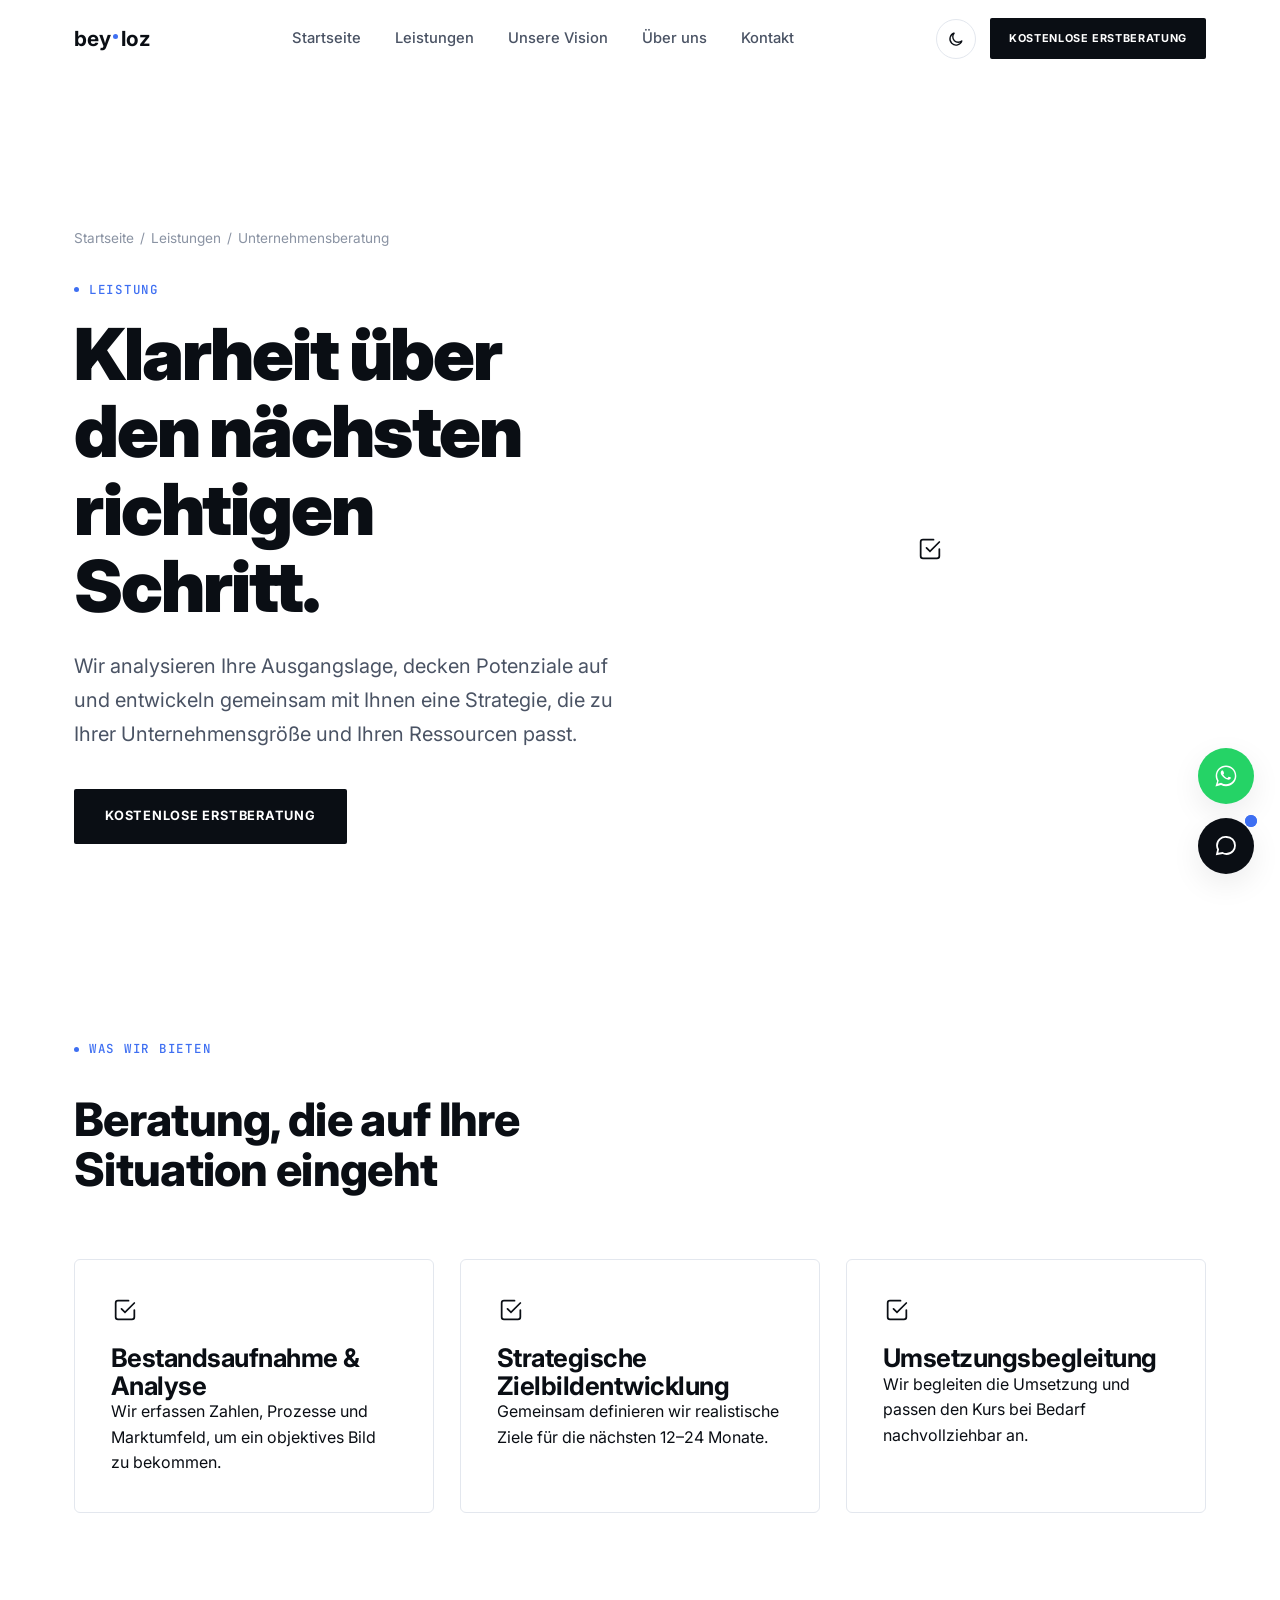
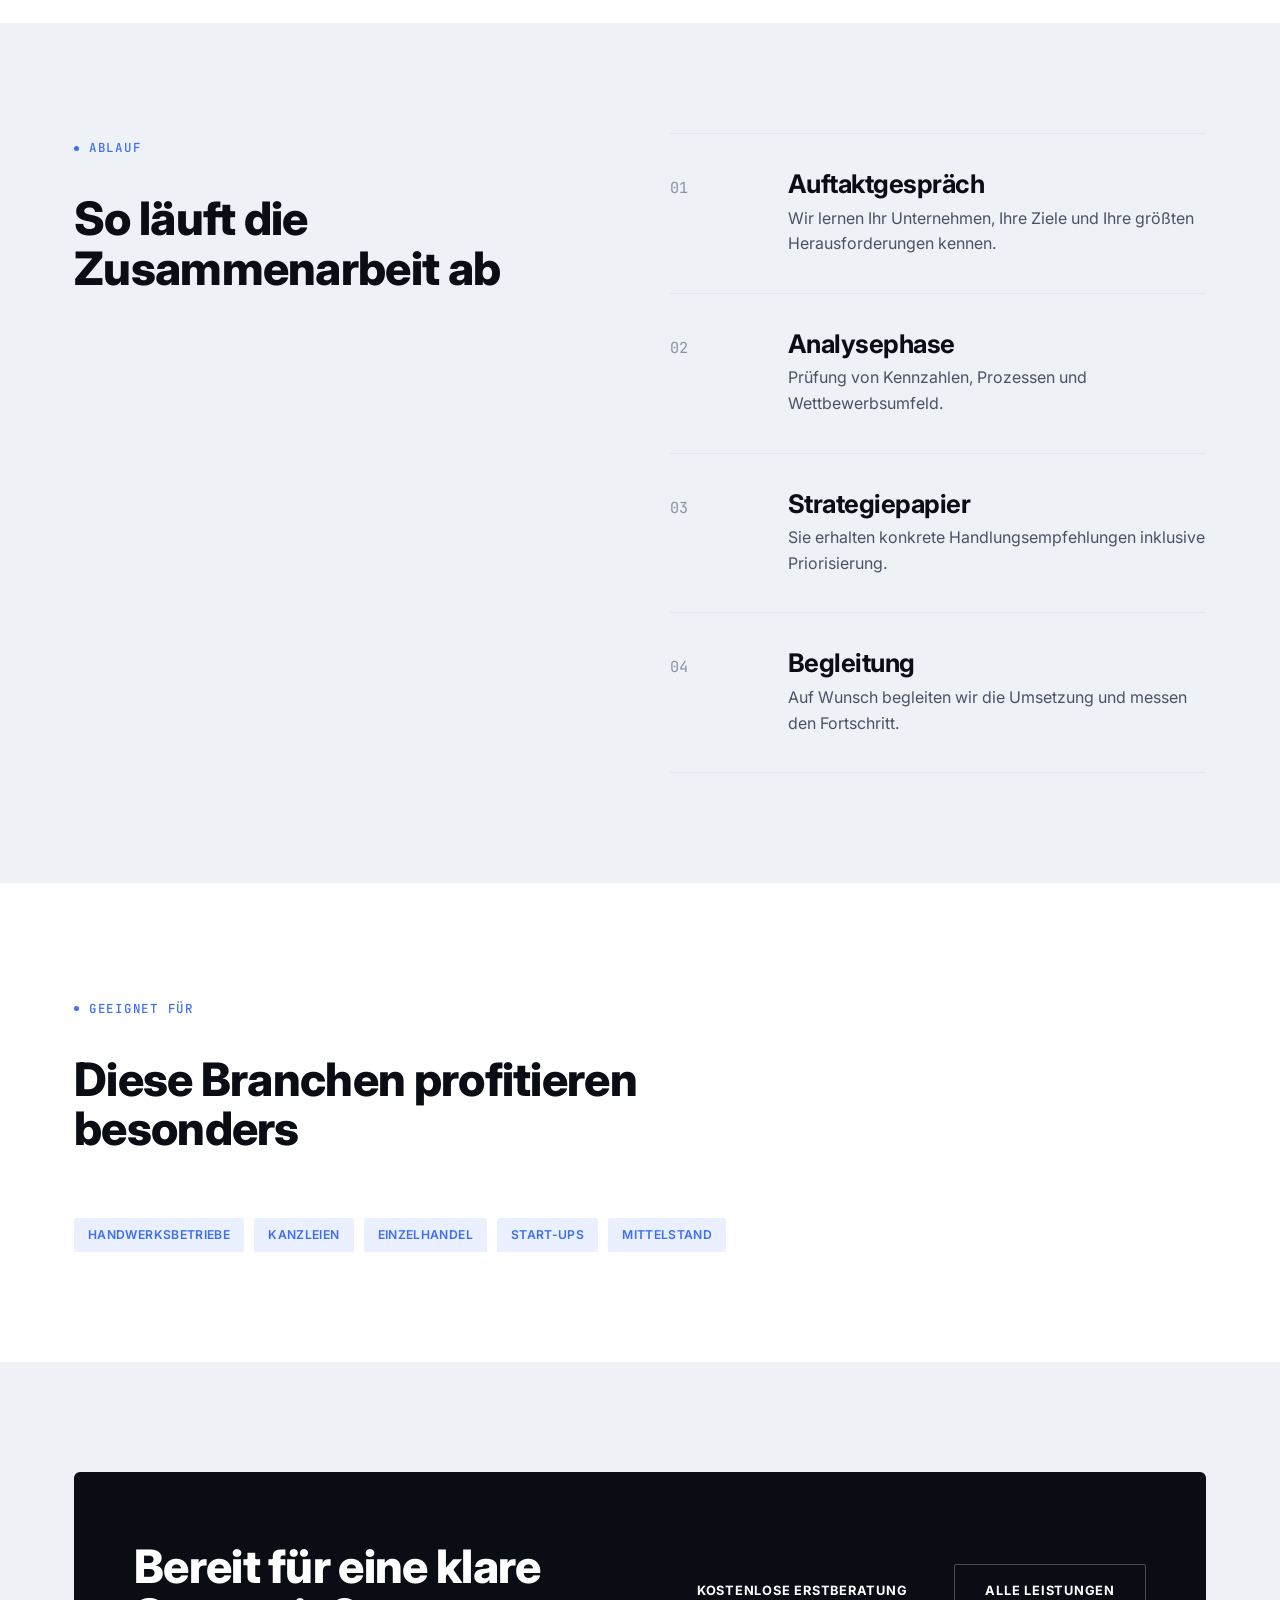
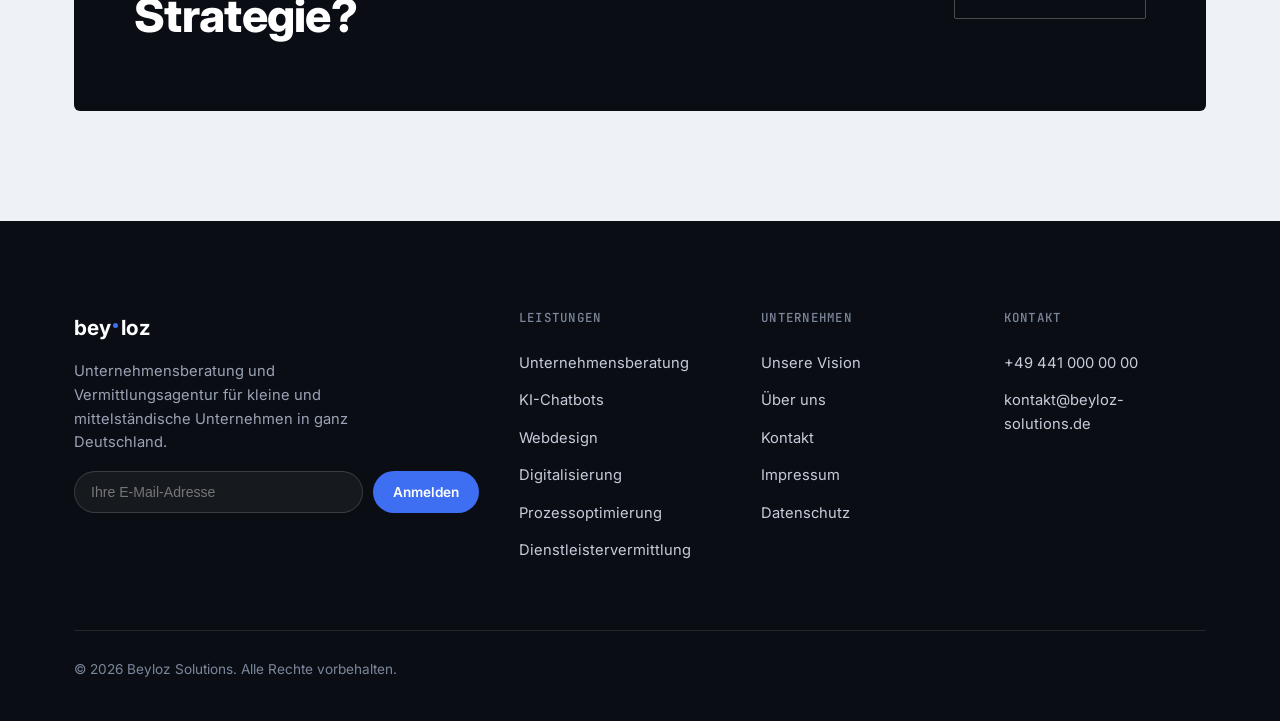
<file: leistungen/unternehmensberatung.html>
<!DOCTYPE html>
<html lang="de">
<head>
<meta charset="UTF-8">
<meta name="viewport" content="width=device-width, initial-scale=1.0">
<title>Unternehmensberatung · Beyloz Solutions</title>
<meta name="description" content="Strategieberatung für KMU: Bestandsaufnahme, Zielbild und konkrete Maßnahmen, praxisnah und messbar von Beyloz Solutions.">
<link rel="stylesheet" href="../assets/styles.css">
</head>
<body>

<header class="nav">
  <div class="nav-inner">
    <a href="../index.html" class="brand">bey<span class="dot-divider"></span>loz</a>
    <nav class="nav-links">
      <a href="../index.html">Startseite</a>
      <a href="index.html">Leistungen</a>
      <a href="../vision.html">Unsere Vision</a>
      <a href="../ueber-uns.html">Über uns</a>
      <a href="../kontakt.html">Kontakt</a>
    </nav>
    <div class="nav-actions">
      <button class="theme-toggle" aria-label="Dark Mode umschalten"></button>
      <a href="../kontakt.html" class="btn btn-primary btn-sm">Kostenlose Erstberatung</a>
      <button class="nav-burger" aria-label="Menü öffnen"><span></span></button>
    </div>
  </div>
  <div class="mobile-menu">
    <button class="mobile-menu-close" aria-label="Menü schließen"><svg viewBox="0 0 24 24" fill="none" stroke="currentColor" stroke-width="2" stroke-linecap="round"><path d="M6 6l12 12M18 6L6 18"/></svg></button>
    <a href="../index.html">Startseite</a>
    <a href="index.html">Leistungen</a>
    <a href="../vision.html">Unsere Vision</a>
    <a href="../ueber-uns.html">Über uns</a>
    <a href="../kontakt.html">Kontakt</a>
    <a href="../kontakt.html" class="btn btn-primary" style="width:100%;margin-top:12px;">Kostenlose Erstberatung</a>
  </div>
</header>

<main>
  <section class="page-hero">
    <div class="container">
      <div class="breadcrumb"><a href="../index.html">Startseite</a><span>/</span><a href="index.html">Leistungen</a><span>/</span><span>Unternehmensberatung</span></div>
      <div class="grid grid-2 reveal" style="align-items:center;">
        <div>
          <span class="eyebrow">Leistung</span>
          <h1 class="mt-16">Klarheit über den nächsten richtigen Schritt.</h1>
          <p class="lede mt-24">Wir analysieren Ihre Ausgangslage, decken Potenziale auf und entwickeln gemeinsam mit Ihnen eine Strategie, die zu Ihrer Unternehmensgröße und Ihren Ressourcen passt.</p>
          <div class="hero-actions">
            <a href="../kontakt.html" class="btn btn-primary">Kostenlose Erstberatung</a>
          </div>
        </div>
        <div class="icon-badge" style="width:100%;height:220px;border-radius:var(--radius-l);">
          <svg viewBox="0 0 24 24" width="64" height="64" fill="none" stroke="currentColor" stroke-width="1.4" stroke-linecap="round"><path d="M9 11l3 3 8-8M20 12v6a2 2 0 0 1-2 2H6a2 2 0 0 1-2-2V6a2 2 0 0 1 2-2h9"/></svg>
        </div>
      </div>
    </div>
  </section>

  <section class="section">
    <div class="container">
      <div class="section-head reveal">
        <span class="eyebrow">Was wir bieten</span>
        <h2>Beratung, die auf Ihre Situation eingeht</h2>
      </div>
      <div class="grid grid-3">
        <div class="card service-card reveal">
          <div class="icon-badge"><svg viewBox="0 0 24 24" fill="none" stroke="currentColor" stroke-width="1.8" stroke-linecap="round"><path d="M9 11l3 3 8-8M20 12v6a2 2 0 0 1-2 2H6a2 2 0 0 1-2-2V6a2 2 0 0 1 2-2h9"/></svg></div>
          <h3>Bestandsaufnahme &amp; Analyse</h3>
          <p>Wir erfassen Zahlen, Prozesse und Marktumfeld, um ein objektives Bild zu bekommen.</p>
        </div>
        <div class="card service-card reveal">
          <div class="icon-badge"><svg viewBox="0 0 24 24" fill="none" stroke="currentColor" stroke-width="1.8" stroke-linecap="round"><path d="M9 11l3 3 8-8M20 12v6a2 2 0 0 1-2 2H6a2 2 0 0 1-2-2V6a2 2 0 0 1 2-2h9"/></svg></div>
          <h3>Strategische Zielbildentwicklung</h3>
          <p>Gemeinsam definieren wir realistische Ziele für die nächsten 12–24 Monate.</p>
        </div>
        <div class="card service-card reveal">
          <div class="icon-badge"><svg viewBox="0 0 24 24" fill="none" stroke="currentColor" stroke-width="1.8" stroke-linecap="round"><path d="M9 11l3 3 8-8M20 12v6a2 2 0 0 1-2 2H6a2 2 0 0 1-2-2V6a2 2 0 0 1 2-2h9"/></svg></div>
          <h3>Umsetzungsbegleitung</h3>
          <p>Wir begleiten die Umsetzung und passen den Kurs bei Bedarf nachvollziehbar an.</p>
        </div>
      </div>
    </div>
  </section>

  <section class="section section-alt">
    <div class="container">
      <div class="grid grid-2" style="gap:60px; align-items:start;">
        <div class="section-head reveal" style="margin-bottom:0;">
          <span class="eyebrow">Ablauf</span>
          <h2>So läuft die Zusammenarbeit ab</h2>
        </div>
        <div class="process-list reveal">
          <div class="process-item">
            <span class="process-num">01</span>
            <div><h3>Auftaktgespräch</h3><p>Wir lernen Ihr Unternehmen, Ihre Ziele und Ihre größten Herausforderungen kennen.</p></div>
          </div>
          <div class="process-item">
            <span class="process-num">02</span>
            <div><h3>Analysephase</h3><p>Prüfung von Kennzahlen, Prozessen und Wettbewerbsumfeld.</p></div>
          </div>
          <div class="process-item">
            <span class="process-num">03</span>
            <div><h3>Strategiepapier</h3><p>Sie erhalten konkrete Handlungsempfehlungen inklusive Priorisierung.</p></div>
          </div>
          <div class="process-item">
            <span class="process-num">04</span>
            <div><h3>Begleitung</h3><p>Auf Wunsch begleiten wir die Umsetzung und messen den Fortschritt.</p></div>
          </div>
        </div>
      </div>
    </div>
  </section>

  <section class="section">
    <div class="container">
      <div class="section-head reveal">
        <span class="eyebrow">Geeignet für</span>
        <h2>Diese Branchen profitieren besonders</h2>
      </div>
      <div class="badge-list reveal">
        <span class="badge">Handwerksbetriebe</span>
        <span class="badge">Kanzleien</span>
        <span class="badge">Einzelhandel</span>
        <span class="badge">Start-ups</span>
        <span class="badge">Mittelstand</span>
      </div>
    </div>
  </section>

  <section class="section section-alt">
    <div class="container">
      <div class="cta-banner reveal">
        <h2>Bereit für eine klare Strategie?</h2>
        <div class="cta-side">
          <a href="../kontakt.html" class="btn btn-primary">Kostenlose Erstberatung</a>
          <a href="index.html" class="btn btn-secondary">Alle Leistungen</a>
        </div>
      </div>
    </div>
  </section>
</main>

<footer>
  <div class="container">
    <div class="footer-grid">
      <div class="footer-brand">
        <a href="../index.html" class="brand" style="color:#fff;">bey<span class="dot-divider"></span>loz</a>
        <p>Unternehmensberatung und Vermittlungsagentur für kleine und mittelständische Unternehmen in ganz Deutschland.</p>
        <form id="newsletter-form" class="newsletter-row" aria-label="Newsletter anmelden" action="https://5cb78a49.sibforms.com/serve/[base64]" method="POST" target="newsletter-frame">
          <input type="email" name="EMAIL" required placeholder="Ihre E-Mail-Adresse" aria-label="E-Mail für Newsletter">
          <input type="text" name="email_address_check" value="" tabindex="-1" autocomplete="off" aria-hidden="true" style="position:absolute;left:-9999px;width:1px;height:1px;overflow:hidden;">
          <input type="hidden" name="locale" value="de">
          <button type="submit">Anmelden</button>
        </form>
        <iframe name="newsletter-frame" style="display:none;" title="Newsletter-Anmeldung" aria-hidden="true"></iframe>
      </div>
      <div class="footer-col">
        <h4>Leistungen</h4>
        <a href="unternehmensberatung.html">Unternehmensberatung</a>
        <a href="ki-chatbots.html">KI-Chatbots</a>
        <a href="webdesign.html">Webdesign</a>
        <a href="digitalisierung.html">Digitalisierung</a>
        <a href="prozessoptimierung.html">Prozessoptimierung</a>
        <a href="dienstleistervermittlung.html">Dienstleistervermittlung</a>
      </div>
      <div class="footer-col">
        <h4>Unternehmen</h4>
        <a href="../vision.html">Unsere Vision</a>
        <a href="../ueber-uns.html">Über uns</a>
        <a href="../kontakt.html">Kontakt</a>
        <a href="../impressum.html">Impressum</a>
        <a href="../datenschutz.html">Datenschutz</a>
      </div>
      <div class="footer-col">
        <h4>Kontakt</h4>
        <a href="tel:+494410000000">+49 441 000 00 00</a>
        <a href="mailto:kontakt@beyloz-solutions.de">kontakt@beyloz-solutions.de</a>
      </div>
    </div>
    <div class="footer-bottom"><p>© 2026 Beyloz Solutions. Alle Rechte vorbehalten.</p></div>
  </div>
</footer>

<div class="floating-stack">
  <a class="fab fab-whatsapp" href="https://wa.me/494410000000" target="_blank" rel="noopener" aria-label="WhatsApp Kontakt"><svg viewBox="0 0 32 32"><path d="M16 3C9 3 3.3 8.7 3.3 15.7c0 2.4.6 4.6 1.8 6.6L3 29l6.9-2c1.9 1 4 1.6 6.1 1.6 7 0 12.7-5.7 12.7-12.7C28.7 8.7 23 3 16 3zm0 23.1c-2 0-3.9-.5-5.6-1.5l-.4-.2-4.1 1.1 1.1-4-.3-.4a10.5 10.5 0 0 1-1.6-5.6C5.1 9.7 10 4.9 16 4.9s10.9 4.8 10.9 10.8S22 26.1 16 26.1zm5.9-8.1c-.3-.2-1.9-.9-2.2-1-.3-.1-.5-.2-.7.2-.2.3-.8 1-1 1.2-.2.2-.4.2-.7.1-.3-.2-1.4-.5-2.7-1.7-1-.9-1.7-2-1.9-2.3-.2-.3 0-.5.1-.7.2-.2.3-.4.5-.6.2-.2.2-.3.3-.5.1-.2 0-.4 0-.6-.1-.2-.7-1.8-1-2.4-.3-.6-.5-.5-.7-.6h-.6c-.2 0-.5.1-.8.4-.3.3-1 1-1 2.5s1.1 2.9 1.2 3.1c.1.2 2.2 3.4 5.3 4.7.7.3 1.3.5 1.7.6.7.2 1.4.2 1.9.1.6-.1 1.9-.8 2.1-1.5.3-.7.3-1.4.2-1.5-.1-.1-.3-.2-.6-.3z"/></svg></a>
  <button class="fab fab-chat" aria-label="Chat öffnen"><svg viewBox="0 0 24 24" fill="none" stroke="currentColor" stroke-width="1.8" stroke-linecap="round"><path d="M21 11.5a8.38 8.38 0 0 1-1.9 5.4A8.5 8.5 0 0 1 12.5 20a8.4 8.4 0 0 1-4-1L3 20l1.1-4.5a8.4 8.4 0 0 1-1.1-4A8.5 8.5 0 0 1 12.5 3 8.38 8.38 0 0 1 21 11.5Z"/></svg><span class="pulse"></span></button>
</div>
<div class="chat-window" role="dialog" aria-label="Beyloz Chat-Assistent">
  <div class="chat-head"><span class="dot-live"></span><div><strong>Beyloz Assistent</strong><span>Antwortet in der Regel sofort</span></div><button class="chat-close" aria-label="Chat schließen"><svg viewBox="0 0 24 24" fill="none" stroke="currentColor" stroke-width="2"><path d="M6 6l12 12M18 6L6 18"/></svg></button></div>
  <div class="chat-body"><div class="chat-bubble bot">Willkommen! Haben Sie Fragen zu Unternehmensberatung?</div></div>
  <form class="chat-input-row"><input type="text" placeholder="Ihre Nachricht …" aria-label="Nachricht eingeben"><button type="submit" aria-label="Senden"><svg viewBox="0 0 24 24" width="16" height="16" fill="none" stroke="#fff" stroke-width="2"><path d="M5 12h14M13 6l6 6-6 6"/></svg></button></form>
</div>

<script src="../assets/script.js"></script>
</body>
</html>
</file>
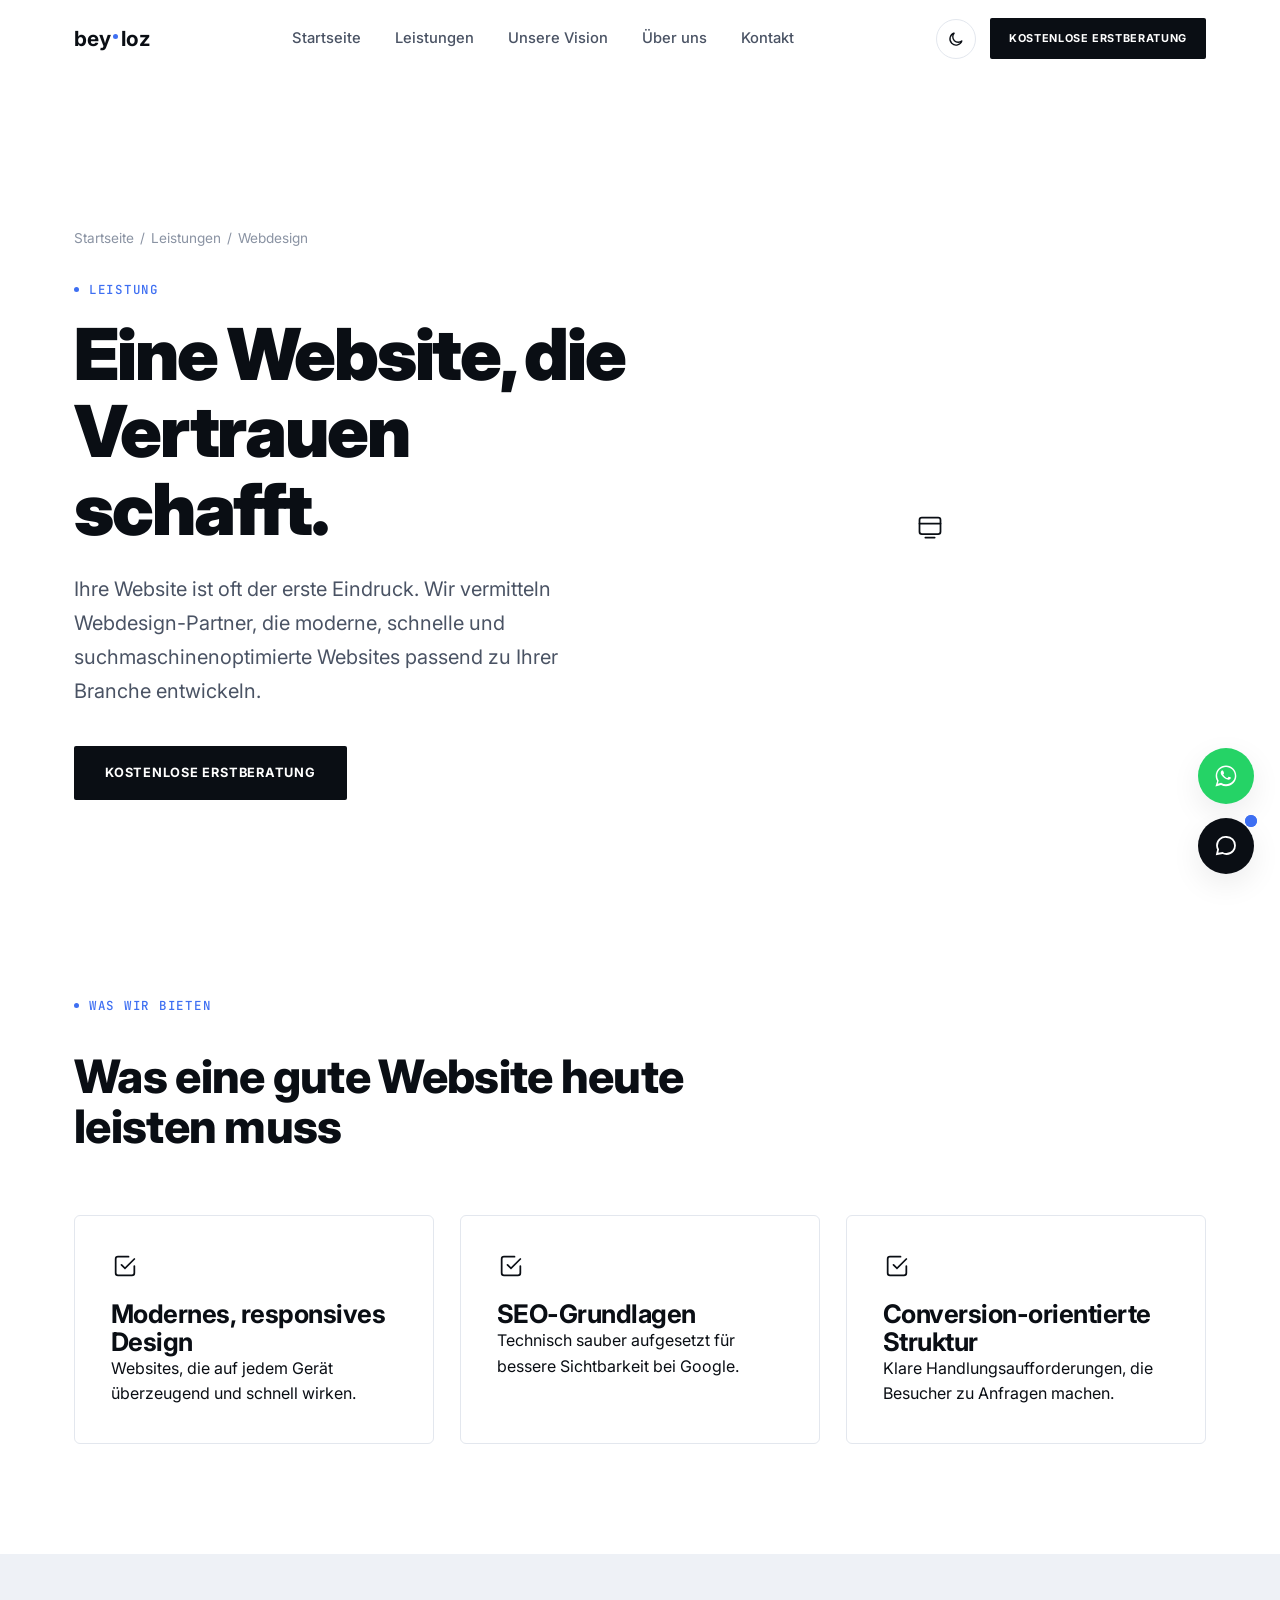
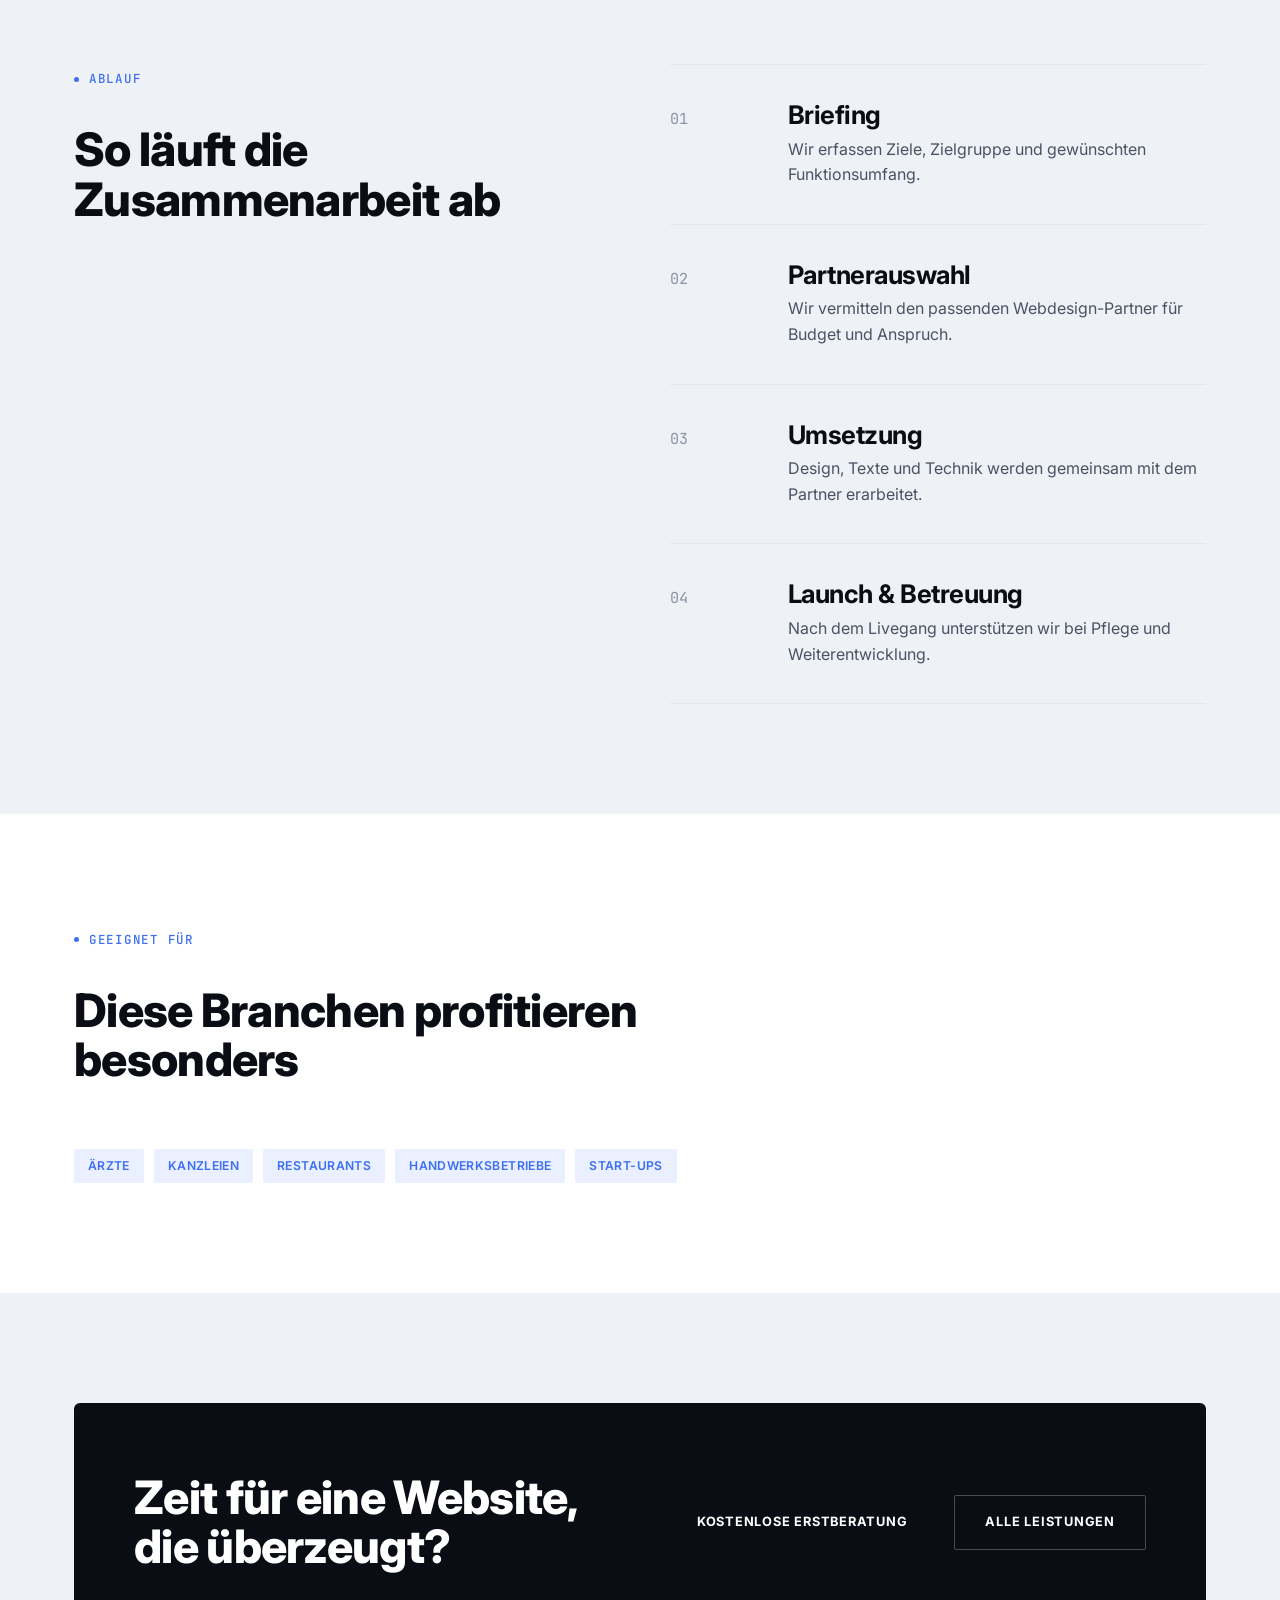
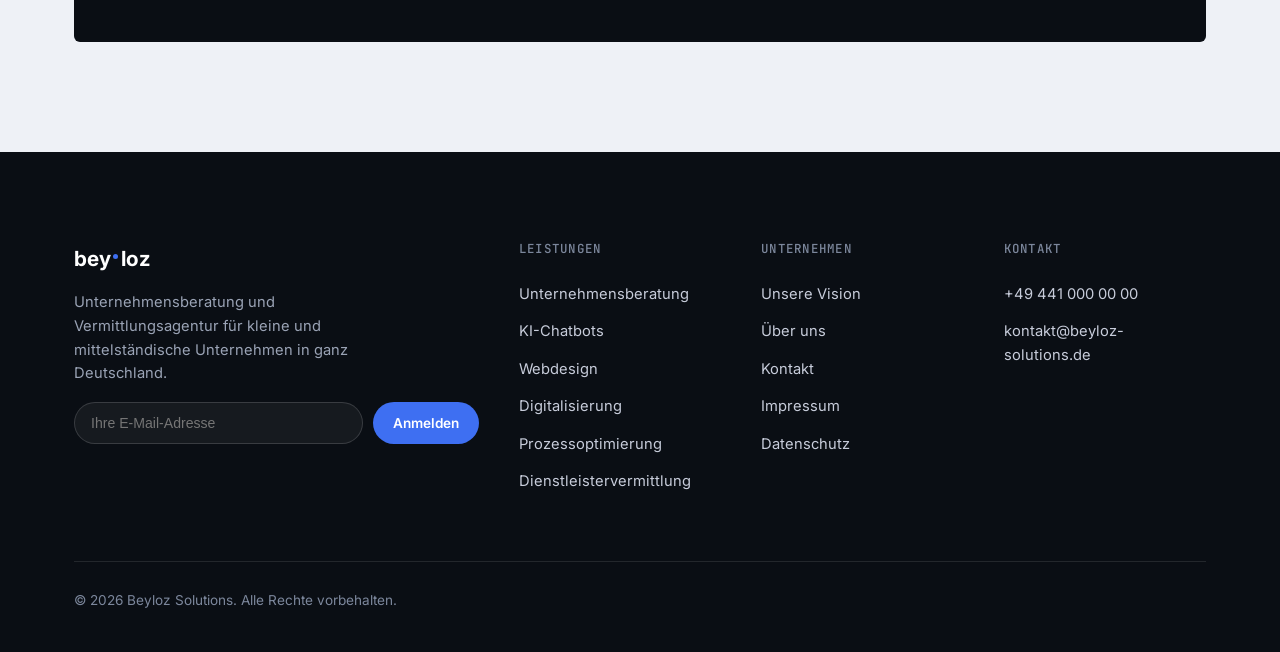
<file: leistungen/webdesign.html>
<!DOCTYPE html>
<html lang="de">
<head>
<meta charset="UTF-8">
<meta name="viewport" content="width=device-width, initial-scale=1.0">
<title>Webdesign · Beyloz Solutions</title>
<meta name="description" content="Premium-Webdesign für KMU: Websites, die Vertrauen schaffen und Anfragen generieren. Beyloz vermittelt den passenden Webdesign-Partner.">
<link rel="stylesheet" href="../assets/styles.css">
</head>
<body>

<header class="nav">
  <div class="nav-inner">
    <a href="../index.html" class="brand">bey<span class="dot-divider"></span>loz</a>
    <nav class="nav-links">
      <a href="../index.html">Startseite</a>
      <a href="index.html">Leistungen</a>
      <a href="../vision.html">Unsere Vision</a>
      <a href="../ueber-uns.html">Über uns</a>
      <a href="../kontakt.html">Kontakt</a>
    </nav>
    <div class="nav-actions">
      <button class="theme-toggle" aria-label="Dark Mode umschalten"></button>
      <a href="../kontakt.html" class="btn btn-primary btn-sm">Kostenlose Erstberatung</a>
      <button class="nav-burger" aria-label="Menü öffnen"><span></span></button>
    </div>
  </div>
  <div class="mobile-menu">
    <button class="mobile-menu-close" aria-label="Menü schließen"><svg viewBox="0 0 24 24" fill="none" stroke="currentColor" stroke-width="2" stroke-linecap="round"><path d="M6 6l12 12M18 6L6 18"/></svg></button>
    <a href="../index.html">Startseite</a>
    <a href="index.html">Leistungen</a>
    <a href="../vision.html">Unsere Vision</a>
    <a href="../ueber-uns.html">Über uns</a>
    <a href="../kontakt.html">Kontakt</a>
    <a href="../kontakt.html" class="btn btn-primary" style="width:100%;margin-top:12px;">Kostenlose Erstberatung</a>
  </div>
</header>

<main>
  <section class="page-hero">
    <div class="container">
      <div class="breadcrumb"><a href="../index.html">Startseite</a><span>/</span><a href="index.html">Leistungen</a><span>/</span><span>Webdesign</span></div>
      <div class="grid grid-2 reveal" style="align-items:center;">
        <div>
          <span class="eyebrow">Leistung</span>
          <h1 class="mt-16">Eine Website, die Vertrauen schafft.</h1>
          <p class="lede mt-24">Ihre Website ist oft der erste Eindruck. Wir vermitteln Webdesign-Partner, die moderne, schnelle und suchmaschinenoptimierte Websites passend zu Ihrer Branche entwickeln.</p>
          <div class="hero-actions">
            <a href="../kontakt.html" class="btn btn-primary">Kostenlose Erstberatung</a>
          </div>
        </div>
        <div class="icon-badge" style="width:100%;height:220px;border-radius:var(--radius-l);">
          <svg viewBox="0 0 24 24" width="64" height="64" fill="none" stroke="currentColor" stroke-width="1.4" stroke-linecap="round"><rect x="3" y="4" width="18" height="14" rx="2"/><path d="M3 9h18M8 21h8"/></svg>
        </div>
      </div>
    </div>
  </section>

  <section class="section">
    <div class="container">
      <div class="section-head reveal">
        <span class="eyebrow">Was wir bieten</span>
        <h2>Was eine gute Website heute leisten muss</h2>
      </div>
      <div class="grid grid-3">
        <div class="card service-card reveal">
          <div class="icon-badge"><svg viewBox="0 0 24 24" fill="none" stroke="currentColor" stroke-width="1.8" stroke-linecap="round"><path d="M9 11l3 3 8-8M20 12v6a2 2 0 0 1-2 2H6a2 2 0 0 1-2-2V6a2 2 0 0 1 2-2h9"/></svg></div>
          <h3>Modernes, responsives Design</h3>
          <p>Websites, die auf jedem Gerät überzeugend und schnell wirken.</p>
        </div>
        <div class="card service-card reveal">
          <div class="icon-badge"><svg viewBox="0 0 24 24" fill="none" stroke="currentColor" stroke-width="1.8" stroke-linecap="round"><path d="M9 11l3 3 8-8M20 12v6a2 2 0 0 1-2 2H6a2 2 0 0 1-2-2V6a2 2 0 0 1 2-2h9"/></svg></div>
          <h3>SEO-Grundlagen</h3>
          <p>Technisch sauber aufgesetzt für bessere Sichtbarkeit bei Google.</p>
        </div>
        <div class="card service-card reveal">
          <div class="icon-badge"><svg viewBox="0 0 24 24" fill="none" stroke="currentColor" stroke-width="1.8" stroke-linecap="round"><path d="M9 11l3 3 8-8M20 12v6a2 2 0 0 1-2 2H6a2 2 0 0 1-2-2V6a2 2 0 0 1 2-2h9"/></svg></div>
          <h3>Conversion-orientierte Struktur</h3>
          <p>Klare Handlungsaufforderungen, die Besucher zu Anfragen machen.</p>
        </div>
      </div>
    </div>
  </section>

  <section class="section section-alt">
    <div class="container">
      <div class="grid grid-2" style="gap:60px; align-items:start;">
        <div class="section-head reveal" style="margin-bottom:0;">
          <span class="eyebrow">Ablauf</span>
          <h2>So läuft die Zusammenarbeit ab</h2>
        </div>
        <div class="process-list reveal">
          <div class="process-item">
            <span class="process-num">01</span>
            <div><h3>Briefing</h3><p>Wir erfassen Ziele, Zielgruppe und gewünschten Funktionsumfang.</p></div>
          </div>
          <div class="process-item">
            <span class="process-num">02</span>
            <div><h3>Partnerauswahl</h3><p>Wir vermitteln den passenden Webdesign-Partner für Budget und Anspruch.</p></div>
          </div>
          <div class="process-item">
            <span class="process-num">03</span>
            <div><h3>Umsetzung</h3><p>Design, Texte und Technik werden gemeinsam mit dem Partner erarbeitet.</p></div>
          </div>
          <div class="process-item">
            <span class="process-num">04</span>
            <div><h3>Launch &amp; Betreuung</h3><p>Nach dem Livegang unterstützen wir bei Pflege und Weiterentwicklung.</p></div>
          </div>
        </div>
      </div>
    </div>
  </section>

  <section class="section">
    <div class="container">
      <div class="section-head reveal">
        <span class="eyebrow">Geeignet für</span>
        <h2>Diese Branchen profitieren besonders</h2>
      </div>
      <div class="badge-list reveal">
        <span class="badge">Ärzte</span>
        <span class="badge">Kanzleien</span>
        <span class="badge">Restaurants</span>
        <span class="badge">Handwerksbetriebe</span>
        <span class="badge">Start-ups</span>
      </div>
    </div>
  </section>

  <section class="section section-alt">
    <div class="container">
      <div class="cta-banner reveal">
        <h2>Zeit für eine Website, die überzeugt?</h2>
        <div class="cta-side">
          <a href="../kontakt.html" class="btn btn-primary">Kostenlose Erstberatung</a>
          <a href="index.html" class="btn btn-secondary">Alle Leistungen</a>
        </div>
      </div>
    </div>
  </section>
</main>

<footer>
  <div class="container">
    <div class="footer-grid">
      <div class="footer-brand">
        <a href="../index.html" class="brand" style="color:#fff;">bey<span class="dot-divider"></span>loz</a>
        <p>Unternehmensberatung und Vermittlungsagentur für kleine und mittelständische Unternehmen in ganz Deutschland.</p>
        <form id="newsletter-form" class="newsletter-row" aria-label="Newsletter anmelden" action="https://5cb78a49.sibforms.com/serve/[base64]" method="POST" target="newsletter-frame">
          <input type="email" name="EMAIL" required placeholder="Ihre E-Mail-Adresse" aria-label="E-Mail für Newsletter">
          <input type="text" name="email_address_check" value="" tabindex="-1" autocomplete="off" aria-hidden="true" style="position:absolute;left:-9999px;width:1px;height:1px;overflow:hidden;">
          <input type="hidden" name="locale" value="de">
          <button type="submit">Anmelden</button>
        </form>
        <iframe name="newsletter-frame" style="display:none;" title="Newsletter-Anmeldung" aria-hidden="true"></iframe>
      </div>
      <div class="footer-col">
        <h4>Leistungen</h4>
        <a href="unternehmensberatung.html">Unternehmensberatung</a>
        <a href="ki-chatbots.html">KI-Chatbots</a>
        <a href="webdesign.html">Webdesign</a>
        <a href="digitalisierung.html">Digitalisierung</a>
        <a href="prozessoptimierung.html">Prozessoptimierung</a>
        <a href="dienstleistervermittlung.html">Dienstleistervermittlung</a>
      </div>
      <div class="footer-col">
        <h4>Unternehmen</h4>
        <a href="../vision.html">Unsere Vision</a>
        <a href="../ueber-uns.html">Über uns</a>
        <a href="../kontakt.html">Kontakt</a>
        <a href="../impressum.html">Impressum</a>
        <a href="../datenschutz.html">Datenschutz</a>
      </div>
      <div class="footer-col">
        <h4>Kontakt</h4>
        <a href="tel:+494410000000">+49 441 000 00 00</a>
        <a href="mailto:kontakt@beyloz-solutions.de">kontakt@beyloz-solutions.de</a>
      </div>
    </div>
    <div class="footer-bottom"><p>© 2026 Beyloz Solutions. Alle Rechte vorbehalten.</p></div>
  </div>
</footer>

<div class="floating-stack">
  <a class="fab fab-whatsapp" href="https://wa.me/494410000000" target="_blank" rel="noopener" aria-label="WhatsApp Kontakt"><svg viewBox="0 0 32 32"><path d="M16 3C9 3 3.3 8.7 3.3 15.7c0 2.4.6 4.6 1.8 6.6L3 29l6.9-2c1.9 1 4 1.6 6.1 1.6 7 0 12.7-5.7 12.7-12.7C28.7 8.7 23 3 16 3zm0 23.1c-2 0-3.9-.5-5.6-1.5l-.4-.2-4.1 1.1 1.1-4-.3-.4a10.5 10.5 0 0 1-1.6-5.6C5.1 9.7 10 4.9 16 4.9s10.9 4.8 10.9 10.8S22 26.1 16 26.1zm5.9-8.1c-.3-.2-1.9-.9-2.2-1-.3-.1-.5-.2-.7.2-.2.3-.8 1-1 1.2-.2.2-.4.2-.7.1-.3-.2-1.4-.5-2.7-1.7-1-.9-1.7-2-1.9-2.3-.2-.3 0-.5.1-.7.2-.2.3-.4.5-.6.2-.2.2-.3.3-.5.1-.2 0-.4 0-.6-.1-.2-.7-1.8-1-2.4-.3-.6-.5-.5-.7-.6h-.6c-.2 0-.5.1-.8.4-.3.3-1 1-1 2.5s1.1 2.9 1.2 3.1c.1.2 2.2 3.4 5.3 4.7.7.3 1.3.5 1.7.6.7.2 1.4.2 1.9.1.6-.1 1.9-.8 2.1-1.5.3-.7.3-1.4.2-1.5-.1-.1-.3-.2-.6-.3z"/></svg></a>
  <button class="fab fab-chat" aria-label="Chat öffnen"><svg viewBox="0 0 24 24" fill="none" stroke="currentColor" stroke-width="1.8" stroke-linecap="round"><path d="M21 11.5a8.38 8.38 0 0 1-1.9 5.4A8.5 8.5 0 0 1 12.5 20a8.4 8.4 0 0 1-4-1L3 20l1.1-4.5a8.4 8.4 0 0 1-1.1-4A8.5 8.5 0 0 1 12.5 3 8.38 8.38 0 0 1 21 11.5Z"/></svg><span class="pulse"></span></button>
</div>
<div class="chat-window" role="dialog" aria-label="Beyloz Chat-Assistent">
  <div class="chat-head"><span class="dot-live"></span><div><strong>Beyloz Assistent</strong><span>Antwortet in der Regel sofort</span></div><button class="chat-close" aria-label="Chat schließen"><svg viewBox="0 0 24 24" fill="none" stroke="currentColor" stroke-width="2"><path d="M6 6l12 12M18 6L6 18"/></svg></button></div>
  <div class="chat-body"><div class="chat-bubble bot">Willkommen! Haben Sie Fragen zu Webdesign?</div></div>
  <form class="chat-input-row"><input type="text" placeholder="Ihre Nachricht …" aria-label="Nachricht eingeben"><button type="submit" aria-label="Senden"><svg viewBox="0 0 24 24" width="16" height="16" fill="none" stroke="#fff" stroke-width="2"><path d="M5 12h14M13 6l6 6-6 6"/></svg></button></form>
</div>

<script src="../assets/script.js"></script>
</body>
</html>
</file>
<file: assets/styles.css>
/* =========================================================
   BEYLOZ SOLUTIONS — DESIGN SYSTEM
   Signature element: "the dot" — the middle dot from the
   bey•loz wordmark reused as a divider, bullet, status pulse
   and section marker throughout the interface.
   ========================================================= */

@import url('https://fonts.googleapis.com/css2?family=Inter:wght@400;500;600;700;800;900&family=JetBrains+Mono:wght@400;500&display=swap');

:root{
  /* ---- Color tokens ---- */
  --ink:        #0A0E14;   /* near-black, blue-tinted */
  --anthracite: #171C24;
  --anthracite-2:#232A35;
  --silver:     #8A93A3;
  --silver-2:   #C6CCD8;
  --mist:       #EEF1F6;
  --white:      #FFFFFF;
  --accent:     #3E6FF2;   /* Beyloz Blue */
  --accent-2:   #6E93FF;
  --accent-ice: #EAF0FF;
  --violet:     #8A7CFF;   /* used sparingly as accent */
  --violet-2:   #B3A6FF;
  --violet-ice: #F1EEFF;
  --success:      #1FAA59; /* growth / result green */
  --success-2:    #34C97A;
  --success-ice:  #E6F7EC;

  --bg:        var(--white);
  --bg-alt:    var(--mist);
  --surface:   #FFFFFF;
  --text:      var(--ink);
  --text-soft: #4A5364;
  --text-mute: var(--silver);
  --border:    #E3E7EE;
  --glass-bg:  rgba(255,255,255,0.6);
  --glass-brd: rgba(255,255,255,0.4);

  --radius-s: 2px;
  --radius-m: 4px;
  --radius-l: 6px;
  --shadow-s: 0 2px 10px rgba(10,14,20,0.05);
  --shadow-m: 0 10px 30px rgba(10,14,20,0.08);
  --shadow-l: 0 24px 60px rgba(10,14,20,0.12);

  --ff-display: 'Inter', -apple-system, BlinkMacSystemFont, sans-serif;
  --ff-body: 'Inter', -apple-system, BlinkMacSystemFont, sans-serif;
  --ff-mono: 'JetBrains Mono', monospace;

  --container: 1180px;
  --transition: 200ms ease;
}

[data-theme="dark"]{
  --bg:        var(--ink);
  --bg-alt:    #161B23;
  --surface:   #1E2530;
  --text:      #F3F5F9;
  --text-soft: #B7BECC;
  --text-mute: #6E7787;
  --border:    #262E3A;
  --glass-bg:  rgba(23,28,36,0.55);
  --glass-brd: rgba(255,255,255,0.08);
  --accent-ice: #131B2E;
  --violet-ice: #1C1A33;
  --success:     #34D399;
  --success-ice: #0F2A1E;
}

*,*::before,*::after{ box-sizing:border-box; }
html{ scroll-behavior:smooth; overflow-x:hidden; }
@media (prefers-reduced-motion: reduce){
  html{ scroll-behavior:auto; }
  *,*::before,*::after{ animation-duration:0.001ms !important; animation-iteration-count:1 !important; transition-duration:0.001ms !important; }
}

body{
  margin:0;
  background:var(--bg);
  color:var(--text);
  font-family:var(--ff-body);
  font-size:16px;
  line-height:1.6;
  -webkit-font-smoothing:antialiased;
  transition:background var(--transition), color var(--transition);
  overflow-x:hidden;
}

img{ max-width:100%; display:block; }
a{ color:inherit; text-decoration:none; }
ul{ list-style:none; margin:0; padding:0; }
button{ font-family:inherit; }

/* ---- Skip link (visually hidden, appears on keyboard focus) ---- */
.sr-only{
  position:absolute;
  width:1px; height:1px;
  padding:0; margin:-1px;
  overflow:hidden;
  clip:rect(0,0,0,0);
  white-space:nowrap;
  border:0;
}
.sr-only:focus{
  position:fixed;
  top:12px; left:12px;
  width:auto; height:auto;
  padding:12px 20px;
  margin:0;
  clip:auto;
  overflow:visible;
  white-space:normal;
  background:var(--ink);
  color:#fff;
  z-index:9999;
  border-radius:var(--radius-s);
  font-size:0.85rem;
  font-weight:600;
}

::selection{ background:var(--accent); color:#fff; }

:focus-visible{
  outline:2px solid var(--accent);
  outline-offset:3px;
  border-radius:4px;
}

.container{
  max-width:var(--container);
  margin:0 auto;
  padding:0 24px;
}

section{ position:relative; }

/* ---- Typography ---- */
h1,h2,h3,h4{
  font-family:var(--ff-display);
  font-weight:800;
  letter-spacing:-0.02em;
  line-height:1.08;
  margin:0;
}
h1{ font-size:clamp(2.6rem, 5.6vw, 4.6rem); font-weight:900; letter-spacing:-0.03em; }
h2{ font-size:clamp(2rem, 3.6vw, 3rem); letter-spacing:-0.015em; }
h3{ font-size:clamp(1.25rem, 2vw, 1.6rem); font-weight:700; }
p{ margin:0; }
.lede{ font-size:clamp(1.05rem, 1.6vw, 1.25rem); color:var(--text-soft); line-height:1.7; }

.eyebrow{
  display:inline-flex; align-items:center; gap:10px;
  font-family:var(--ff-mono);
  font-size:0.78rem;
  letter-spacing:0.14em;
  text-transform:uppercase;
  color:var(--accent);
  font-weight:500;
}
.eyebrow::before{
  content:"";
  width:5px; height:5px; border-radius:50%;
  background:var(--accent);
}

/* ---- The Dot (signature motif) ---- */
.dot{
  display:inline-block;
  width:0.28em; height:0.28em;
  border-radius:50%;
  background:var(--accent);
  vertical-align:middle;
}
.dot-divider{
  display:inline-block;
  width:6px; height:6px;
  border-radius:50%;
  background:var(--accent);
  margin:0 14px;
  flex-shrink:0;
}
.brand{
  font-family:var(--ff-display);
  font-weight:700;
  font-size:1.3rem;
  letter-spacing:-0.01em;
  display:inline-flex;
  align-items:center;
}
.brand .dot-divider{ margin:0 3px; width:5px; height:5px; box-shadow:none; position:relative; top:-2px; }

/* ---- Buttons ---- */
.btn{
  display:inline-flex; align-items:center; justify-content:center; gap:10px;
  padding:16px 30px;
  border-radius:var(--radius-s);
  font-weight:700;
  font-size:0.8rem;
  text-transform:uppercase;
  letter-spacing:0.06em;
  border:1px solid transparent;
  cursor:pointer;
  transition:background var(--transition), color var(--transition), border-color var(--transition);
  white-space:nowrap;
}
.btn-primary{
  background:var(--ink);
  color:#fff;
}
[data-theme="dark"] .btn-primary{ background:var(--accent); }
.btn-primary:hover{ background:var(--accent); }
[data-theme="dark"] .btn-primary:hover{ background:var(--accent-2); }
.btn-secondary{
  background:transparent;
  color:var(--text);
  border-color:var(--border);
}
.btn-secondary:hover{ border-color:var(--accent); color:var(--accent); }
.btn-ghost{
  background:var(--accent-ice);
  color:var(--accent);
}
.btn-sm{ padding:11px 18px; font-size:0.68rem; }
.btn svg{ width:15px; height:15px; }

/* ---- Nav ---- */
.nav{
  position:sticky; top:0; z-index:100;
  border-bottom:1px solid transparent;
  transition:background var(--transition), border-color var(--transition), backdrop-filter var(--transition);
}
.nav.scrolled{
  background:var(--glass-bg);
  backdrop-filter:blur(10px) saturate(140%);
  -webkit-backdrop-filter:blur(10px) saturate(140%);
  border-bottom:1px solid var(--border);
}
.nav-inner{
  display:flex; align-items:center; justify-content:space-between;
  padding:18px 24px;
  max-width:var(--container);
  margin:0 auto;
}
.nav-links{ display:flex; align-items:center; gap:34px; }
.nav-links a{
  font-size:0.92rem; font-weight:500; color:var(--text-soft);
  position:relative;
  transition:color var(--transition);
}
.nav-links a::after{
  content:""; position:absolute; left:0; bottom:-6px;
  width:0; height:2px; background:var(--accent);
  transition:width var(--transition);
}
.nav-links a:hover{ color:var(--text); }
.nav-links a:hover::after{ width:100%; }
.nav-actions{ display:flex; align-items:center; gap:14px; }
.nav-cta{ display:flex; align-items:center; gap:14px; }

.theme-toggle{
  width:40px; height:40px; border-radius:50%;
  border:1px solid var(--border);
  background:var(--surface);
  display:flex; align-items:center; justify-content:center;
  cursor:pointer;
  transition:border-color var(--transition), transform var(--transition);
}
.theme-toggle:hover{ border-color:var(--accent); }
.theme-toggle svg{ width:18px; height:18px; stroke:var(--text); }

.nav-burger{ display:none; width:40px; height:40px; border:none; background:none; cursor:pointer; align-items:center; justify-content:center; }
.nav-burger span{ display:block; width:20px; height:2px; background:var(--text); position:relative; }
.nav-burger span::before, .nav-burger span::after{ content:""; position:absolute; width:20px; height:2px; background:var(--text); left:0; transition:transform var(--transition); }
.nav-burger span::before{ top:-6px; }
.nav-burger span::after{ top:6px; }

.mobile-menu{
  display:none;
  position:fixed; inset:0; z-index:999;
  background:var(--bg);
  padding:100px 24px 40px;
  flex-direction:column; gap:24px;
  overflow-y:auto;
  -webkit-overflow-scrolling:touch;
}
.mobile-menu.open{ display:flex; }
.mobile-menu a{ font-size:1.4rem; font-family:var(--ff-display); font-weight:700; }
.mobile-menu a.btn{ min-width:0; max-width:100%; white-space:normal; text-align:center; }
.mobile-menu-close{
  position:absolute;
  top:18px; right:24px;
  width:40px; height:40px;
  display:flex; align-items:center; justify-content:center;
  background:none; border:none; cursor:pointer;
  color:var(--text);
}
.mobile-menu-close svg{ width:22px; height:22px; }

/* ---- Hero ---- */
.hero{
  position:relative;
  overflow:hidden;
  padding:180px 0 110px;
}
.hero-atmosphere{
  position:absolute;
  top:-25%; left:-15%; right:-15%; height:150%;
  z-index:-1;
  background:
    radial-gradient(38% 42% at 78% 15%, rgba(138,124,255,0.22) 0%, transparent 70%),
    radial-gradient(42% 40% at 10% 5%, rgba(62,111,242,0.16) 0%, transparent 70%);
  filter:blur(70px);
  animation:atmosphere-drift 32s ease-in-out infinite alternate;
}
[data-theme="dark"] .hero-atmosphere{
  background:
    radial-gradient(38% 42% at 78% 15%, rgba(138,124,255,0.14) 0%, transparent 70%),
    radial-gradient(42% 40% at 10% 5%, rgba(62,111,242,0.18) 0%, transparent 70%);
}
@keyframes atmosphere-drift{
  from{ transform:translate3d(0,0,0) scale(1); }
  to{ transform:translate3d(-3%,2%,0) scale(1.04); }
}

/* ---- Hero earth (rotating photographic globe, hero only) ---- */
.hero-earth{
  position:absolute;
  top:50%; right:-18%;
  width:1000px; height:1000px;
  max-width:80vw; max-height:80vw;
  transform:translateY(-50%);
  border-radius:50%;
  z-index:-1;
  overflow:hidden;
  opacity:0.34;
  pointer-events:none;
  box-shadow:
    inset -60px -40px 130px rgba(0,0,0,0.55),
    inset 25px 15px 70px rgba(255,255,255,0.10);
  transition:opacity var(--transition);
}
[data-theme="dark"] .hero-earth{ opacity:0.4; }
.hero-earth-texture{
  position:absolute; inset:0;
  background-image:url('earth.jpg');
  background-size:220% 100%;
  background-repeat:repeat-x;
  animation:earth-rotate 110s linear infinite;
}
.hero-earth-shade{
  position:absolute; inset:0;
  border-radius:50%;
  background:
    linear-gradient(115deg, rgba(0,0,0,0.18) 20%, rgba(4,7,14,0.78) 65%),
    linear-gradient(90deg, var(--bg) 0%, transparent 50%),
    radial-gradient(circle at 38% 32%, transparent 38%, var(--bg) 100%);
}
[data-theme="dark"] .hero-earth-shade{
  background:
    linear-gradient(115deg, rgba(0,0,0,0) 32%, rgba(4,7,14,0.7) 68%),
    linear-gradient(90deg, var(--bg) 0%, transparent 42%),
    radial-gradient(circle at 38% 32%, transparent 42%, var(--bg) 100%);
}
@keyframes earth-rotate{
  from{ background-position:0% 0%; }
  to{ background-position:100% 0%; }
}
@media (max-width:960px){
  .hero-earth{ opacity:0.3; width:700px; height:700px; right:-30%; }
}
@media (max-width:640px){
  .hero-earth{ display:none; }
}

.hero-grid-layout{
  display:grid;
  grid-template-columns:1fr auto;
  align-items:center;
  gap:80px;
}
.hero-inner{ max-width:620px; min-width:0; }
.hero h1{ margin-bottom:0; }
.hero h1 em{
  font-style:normal;
  color:var(--accent);
}
.hero-actions{ display:flex; gap:16px; margin-top:38px; flex-wrap:wrap; }

/* ---- Hero eyebrow marquee (mobile only, seamless infinite scroll) ----
   .eyebrow-marquee is a CHILD of .eyebrow, never the same element as
   .eyebrow itself — keeping them on separate elements avoids two rules
   fighting over `display` on one node (which previously broke the
   flex layout and let the wide track escape its overflow boundary). */
.eyebrow-marquee{ display:inline-block; max-width:100%; overflow:visible; }
.eyebrow-marquee-track{ display:inline-flex; }
.eyebrow-marquee-track span:nth-child(2){ display:none; }
@media (max-width:640px){
  .hero .eyebrow{ display:flex; width:100%; max-width:100%; }
  .hero .eyebrow-marquee{
    display:block;
    flex:1 1 auto;
    min-width:0;
    max-width:100%;
    overflow:hidden;
    mask-image:linear-gradient(90deg, transparent 0, #000 24px, #000 calc(100% - 24px), transparent 100%);
    -webkit-mask-image:linear-gradient(90deg, transparent 0, #000 24px, #000 calc(100% - 24px), transparent 100%);
  }
  .hero .eyebrow-marquee-track{
    display:flex;
    width:max-content;
    animation:eyebrow-marquee-scroll 18s linear infinite;
  }
  .hero .eyebrow-marquee-track span:nth-child(2){ display:flex; align-items:center; }
  .hero .eyebrow-marquee-track span{
    flex-shrink:0;
    white-space:nowrap;
    padding-right:40px;
  }
}
@keyframes eyebrow-marquee-scroll{
  from{ transform:translateX(0); }
  to{ transform:translateX(-50%); }
}

/* ---- Hero diagram (Analyse -> Auswahl -> Partner -> Umsetzung) ---- */
.hero-diagram{ display:flex; flex-direction:column; padding-left:8px; }
.hero-diagram-step{ display:flex; align-items:center; gap:18px; padding:18px 0; position:relative; }
.hero-diagram-step + .hero-diagram-step::before{
  content:""; position:absolute; left:4px; top:-18px; height:18px; width:1px; background:var(--border);
}
.hero-diagram-dot{ width:9px; height:9px; border-radius:50%; border:2px solid var(--accent); background:var(--bg); flex-shrink:0; }
.hero-diagram-step:last-child .hero-diagram-dot{ background:var(--accent); }
.hero-diagram-label{
  font-family:var(--ff-mono);
  font-size:0.72rem;
  letter-spacing:0.08em;
  text-transform:uppercase;
  color:#0D0D0D;
  white-space:nowrap;
}
[data-theme="dark"] .hero-diagram-label{ color:var(--text-mute); }
.hero-diagram-step:last-child .hero-diagram-label{ color:var(--text); font-weight:600; }

@media (max-width:960px){
  .hero-grid-layout{ grid-template-columns:1fr; }
  .hero-diagram{ display:none; }
}

/* ---- Trust stats (large typographic numbers, no cards) ---- */
.trust-stats{
  display:grid;
  grid-template-columns:repeat(3,1fr);
  gap:60px;
}
.trust-stat{ text-align:center; }
.trust-stat .num{
  display:block;
  font-family:var(--ff-display);
  font-weight:900;
  font-size:clamp(3rem, 6vw, 4.6rem);
  line-height:1;
  letter-spacing:-0.03em;
  color:var(--text);
}
.trust-stat .label{
  display:block;
  margin-top:16px;
  font-family:var(--ff-mono);
  font-size:0.74rem;
  letter-spacing:0.1em;
  text-transform:uppercase;
  color:var(--text-mute);
}
@media (max-width:640px){
  .trust-stats{ grid-template-columns:1fr; gap:48px; }
}

/* ---- Reveal on scroll ---- */
.reveal{ opacity:0; transform:translateY(18px); transition:opacity 700ms cubic-bezier(.16,.84,.44,1), transform 700ms cubic-bezier(.16,.84,.44,1); }
.reveal.in{ opacity:1; transform:translateY(0); }

/* ---- Section spacing ---- */
.section{ padding:110px 0; }
.section-head{ max-width:640px; margin-bottom:64px; }
.section-head .eyebrow{ margin-bottom:18px; }
.section-head h2{ margin-top:18px; }
.section-head p{ margin-top:20px; }
.section-head h2 em{ font-style:normal; color:var(--accent); }
.section-alt{ background:var(--bg-alt); }
.section-dark{ background:var(--ink); color:#fff; }
.section-dark .eyebrow{ color:var(--accent-2); }
.section-dark .eyebrow::before{ background:var(--accent-2); }
.section-dark h2{ color:#fff; }
.section-dark p{ color:#B7BECC; }
.section-dark .btn-primary{ background:var(--accent); color:#fff; }
.section-dark .btn-primary:hover{ background:var(--accent-2); }
.section-dark .btn-secondary{ border-color:rgba(255,255,255,0.3); color:#fff; }
.section-dark .btn-secondary:hover{ border-color:#fff; }

/* ---- Cards ---- */
.card{
  background:var(--surface);
  border:1px solid var(--border);
  border-radius:var(--radius-l);
  padding:36px;
  transition:transform var(--transition), box-shadow var(--transition), border-color var(--transition);
}
.card:hover{ border-color:var(--text-mute); }

.grid{ display:grid; gap:26px; }
.grid-2{ grid-template-columns:repeat(2,1fr); }
.grid-3{ grid-template-columns:repeat(3,1fr); }
.grid-4{ grid-template-columns:repeat(4,1fr); }

.icon-badge{
  display:inline-flex; align-items:center; justify-content:center;
  margin-bottom:20px;
}
.icon-badge svg{ width:28px; height:28px; stroke:var(--text); stroke-width:1.5; }

/* ---- Vision flow (Input -> Beyloz -> Output) ---- */
.vision-flow{
  display:grid;
  grid-template-columns:1fr auto 1fr auto 1fr;
  align-items:stretch;
  gap:0;
}
.vision-card{
  background:var(--surface);
  border:1px solid var(--border);
  border-radius:var(--radius-l);
  padding:32px;
  display:flex; flex-direction:column;
}
.vision-step-num{
  display:block;
  font-family:var(--ff-mono);
  font-size:0.68rem;
  letter-spacing:0.08em;
  text-transform:uppercase;
  color:var(--text-mute);
  margin-bottom:14px;
}
.vision-card h3{ margin-bottom:12px; }
.vision-card p{ color:var(--text-soft); font-size:0.92rem; line-height:1.6; }
.vision-card .badge-list{ margin-top:22px; padding-top:22px; border-top:1px solid var(--border); }
.vision-card ul{ margin-top:22px; padding-top:22px; border-top:1px solid var(--border); display:flex; flex-direction:column; gap:11px; }
.vision-card ul li{ font-size:0.9rem; display:flex; align-items:center; gap:10px; }
.vision-card ul li::before{ content:""; width:5px; height:5px; border-radius:50%; background:var(--accent); flex-shrink:0; }

.vision-card-accent{ border:1px solid var(--violet); }
.vision-card-dark{ background:var(--ink); border-color:var(--ink); color:#fff; }
.vision-card-dark h3{ color:#fff; }
.vision-card-dark p{ color:#B7BECC; }
.vision-card-dark .vision-step-num{ color:#7C879C; }
.vision-card-dark ul{ border-top-color:rgba(255,255,255,0.14); }
.vision-card-dark ul li{ color:#fff; }
[data-theme="dark"] .vision-card-dark{ background:var(--anthracite-2); border-color:var(--border); }

.vision-arrow{
  display:flex; flex-direction:column; align-items:center; justify-content:center;
  gap:8px; padding:0 16px; text-align:center;
}
.vision-arrow svg{ width:20px; height:20px; stroke:var(--accent); flex-shrink:0; }
.vision-arrow-label{
  font-family:var(--ff-mono);
  font-size:0.6rem;
  letter-spacing:0.06em;
  text-transform:uppercase;
  color:var(--text-mute);
  max-width:88px;
  line-height:1.3;
}
@media (max-width:900px){
  .vision-flow{ grid-template-columns:1fr; }
  .vision-arrow{ flex-direction:row; padding:16px 0; }
  .vision-arrow svg{ transform:rotate(90deg); }
}

/* ---- Services (editorial list, not identical cards) ---- */
.service-list{ display:flex; flex-direction:column; }
.service-row{
  display:grid;
  grid-template-columns:64px 1.1fr 1.4fr auto;
  align-items:center;
  gap:32px;
  padding:34px 0;
  border-top:1px solid var(--border);
  transition:padding-left var(--transition);
}
.service-list .service-row:last-child{ border-bottom:1px solid var(--border); }
.service-row-num{ font-family:var(--ff-mono); font-size:0.85rem; color:var(--text-mute); }
.service-row-title{
  font-family:var(--ff-display);
  font-weight:700;
  font-size:clamp(1.1rem, 2vw, 1.35rem);
  letter-spacing:-0.01em;
  color:var(--text);
  transition:color var(--transition);
}
.service-row-desc{ color:var(--text-soft); font-size:0.92rem; line-height:1.6; }
.service-row-arrow{ width:18px; height:18px; flex-shrink:0; color:var(--text-mute); transition:transform var(--transition), color var(--transition); }
.service-row:hover{ padding-left:12px; }
.service-row:hover .service-row-title{ color:var(--accent); }
.service-row:hover .service-row-arrow{ transform:translateX(6px); color:var(--accent); }
@media (max-width:768px){
  .service-row{ grid-template-columns:36px 1fr; grid-template-areas:"num title" "desc desc" "arrow arrow"; row-gap:10px; padding:28px 0; }
  .service-row-num{ grid-area:num; }
  .service-row-title{ grid-area:title; }
  .service-row-desc{ grid-area:desc; }
  .service-row-arrow{ grid-area:arrow; justify-self:start; }
  .service-row:hover{ padding-left:0; }
}

/* ---- Case studies (editorial, no card boxes) ---- */
.case-grid{ display:grid; grid-template-columns:1fr 1fr; gap:0; }
.case-study{ padding:0 48px; }
.case-study:first-child{ padding-left:0; }
.case-study:last-child{ padding-right:0; border-left:1px solid var(--border); }
.case-study-flow{
  display:flex; align-items:center; gap:10px;
  font-family:var(--ff-mono);
  font-size:0.72rem;
  letter-spacing:0.04em;
  text-transform:uppercase;
  color:var(--text-mute);
  flex-wrap:wrap;
  margin-bottom:32px;
}
.case-study-flow svg{ width:12px; height:12px; flex-shrink:0; }
.case-study-num{
  display:block;
  font-family:var(--ff-display);
  font-weight:900;
  font-size:clamp(2.8rem, 5vw, 3.8rem);
  line-height:1;
  letter-spacing:-0.02em;
  color:var(--success);
  margin-bottom:18px;
}
.case-study h3{ margin-bottom:12px; }
.case-study p{ color:var(--text-soft); font-size:0.96rem; line-height:1.65; max-width:380px; }
.case-study-tag{
  display:inline-block;
  margin-top:26px;
  font-family:var(--ff-mono);
  font-size:0.72rem;
  letter-spacing:0.08em;
  text-transform:uppercase;
  color:var(--accent);
}
@media (max-width:768px){
  .case-grid{ grid-template-columns:1fr; gap:56px; }
  .case-study{ padding:0; }
  .case-study:last-child{ border-left:none; border-top:1px solid var(--border); padding-top:56px; }
}

/* ---- Process ---- */
.process-list{ display:flex; flex-direction:column; }
.process-item{
  display:grid; grid-template-columns:90px 1fr; gap:28px;
  padding:36px 0;
  border-top:1px solid var(--border);
}
.process-item:last-child{ border-bottom:1px solid var(--border); }
.process-num{ font-family:var(--ff-mono); color:var(--text-mute); font-size:0.95rem; padding-top:6px; }
.process-item h3{ margin-bottom:8px; }
.process-item p{ color:var(--text-soft); max-width:560px; }

/* ---- Testimonials ---- */
.testi-track{ display:grid; grid-template-columns:repeat(3,1fr); gap:26px; }
.testi-card{ }
.testi-stars{ display:flex; gap:4px; margin-bottom:20px; }
.testi-stars svg{ width:16px; height:16px; fill:var(--accent); stroke:none; }
.testi-quote{ font-size:1.02rem; color:var(--text); line-height:1.7; }
.testi-who{ display:flex; align-items:center; gap:12px; margin-top:26px; }
.testi-avatar{ width:42px; height:42px; border-radius:50%; background:var(--accent-ice); color:var(--accent); display:flex; align-items:center; justify-content:center; font-weight:700; font-family:var(--ff-display); }
.testi-name{ font-weight:600; font-size:0.92rem; }
.testi-role{ font-size:0.8rem; color:var(--text-mute); }

/* ---- FAQ ---- */
.faq-item{ border-top:1px solid var(--border); }
.faq-item:last-child{ border-bottom:1px solid var(--border); }
.faq-q{
  width:100%; text-align:left; background:none; border:none; cursor:pointer;
  display:flex; align-items:center; justify-content:space-between;
  padding:26px 0; color:var(--text); font-family:var(--ff-display); font-weight:700; font-size:1.05rem;
}
.faq-q .plus{ width:22px; height:22px; position:relative; flex-shrink:0; }
.faq-q .plus::before,.faq-q .plus::after{ content:""; position:absolute; background:var(--text); transition:transform var(--transition); }
.faq-q .plus::before{ width:100%; height:2px; top:50%; left:0; transform:translateY(-50%); }
.faq-q .plus::after{ width:2px; height:100%; left:50%; top:0; transform:translateX(-50%); }
.faq-item.open .plus::after{ transform:translateX(-50%) rotate(90deg); opacity:0; }
.faq-a{ max-height:0; overflow:hidden; transition:max-height var(--transition); }
.faq-a-inner{ padding-bottom:26px; color:var(--text-soft); max-width:680px; }
.faq-item.open .faq-a{ max-height:400px; }

/* ---- Quote panel (atmospheric gradient, no photo needed) ---- */
.quote-panel{
  position:relative;
  overflow:hidden;
  border-radius:var(--radius-l);
  border:1px solid var(--border);
  padding:clamp(56px,9vw,110px) clamp(28px,6vw,60px);
  text-align:center;
}
.quote-panel-bg{
  position:absolute; inset:-30%;
  z-index:0;
  background:
    radial-gradient(40% 45% at 75% 20%, rgba(138,124,255,0.22) 0%, transparent 70%),
    radial-gradient(45% 40% at 15% 80%, rgba(62,111,242,0.18) 0%, transparent 70%);
  filter:blur(70px);
  animation:atmosphere-drift 32s ease-in-out infinite alternate;
}
[data-theme="dark"] .quote-panel-bg{
  background:
    radial-gradient(40% 45% at 75% 20%, rgba(138,124,255,0.15) 0%, transparent 70%),
    radial-gradient(45% 40% at 15% 80%, rgba(62,111,242,0.2) 0%, transparent 70%);
}
.quote-panel blockquote{
  position:relative; z-index:1;
  margin:0 auto;
  max-width:820px;
  font-family:var(--ff-display);
  font-weight:800;
  font-size:clamp(1.5rem,3.2vw,2.5rem);
  letter-spacing:-0.02em;
  line-height:1.35;
  color:var(--text);
}
.quote-panel cite{
  position:relative; z-index:1;
  display:block;
  margin-top:28px;
  font-style:normal;
  font-family:var(--ff-mono);
  font-size:0.78rem;
  letter-spacing:0.1em;
  text-transform:uppercase;
  color:var(--text-mute);
}

/* ---- CTA banner ---- */
.cta-banner{
  border-radius:var(--radius-l);
  background:var(--ink);
  color:#fff;
  padding:70px 60px;
  display:flex; align-items:center; justify-content:space-between; gap:40px;
}
.cta-banner h2{ color:#fff; max-width:480px; }
.cta-banner .cta-side{ position:relative; display:flex; gap:16px; flex-wrap:wrap; }
.cta-banner .btn-secondary{ border-color:rgba(255,255,255,0.25); color:#fff; }
.cta-banner .btn-secondary:hover{ border-color:#fff; }

/* ---- Forms ---- */
.form-grid{ display:grid; grid-template-columns:1fr 1fr; gap:20px; }
.field{ display:flex; flex-direction:column; gap:8px; }
.field.full{ grid-column:1/-1; }
.field label{ font-size:0.85rem; font-weight:600; color:var(--text-soft); }
.field input, .field select, .field textarea{
  padding:14px 16px;
  border-radius:var(--radius-s);
  border:1px solid var(--border);
  background:var(--surface);
  color:var(--text);
  font-family:inherit;
  font-size:0.95rem;
  transition:border-color var(--transition), box-shadow var(--transition);
}
.field input:focus, .field select:focus, .field textarea:focus{
  border-color:var(--accent);
  box-shadow:0 0 0 4px var(--accent-ice);
  outline:none;
}
.field textarea{ resize:vertical; min-height:120px; }
.checkbox-row{ display:flex; align-items:flex-start; gap:10px; font-size:0.85rem; color:var(--text-mute); }
.checkbox-row input{ margin-top:3px; }

/* ---- Footer ---- */
footer{ background:var(--ink); color:#EDEFF4; padding:90px 0 40px; }
[data-theme="dark"] footer{ background:#060810; }
.footer-grid{ display:grid; grid-template-columns:2fr 1fr 1fr 1fr; gap:40px; padding-bottom:60px; border-bottom:1px solid rgba(255,255,255,0.1); }
.footer-brand p{ color:#9AA3B5; margin-top:16px; max-width:280px; font-size:0.92rem; }
.footer-col h4{ font-family:var(--ff-mono); font-size:0.78rem; text-transform:uppercase; letter-spacing:0.1em; color:#7C879C; margin-bottom:20px; font-weight:500; }
.footer-col a{ display:block; color:#C7CCDA; font-size:0.92rem; padding:7px 0; transition:color var(--transition); }
.footer-col a:hover{ color:#fff; }
.footer-bottom{ display:flex; justify-content:space-between; align-items:center; padding-top:28px; flex-wrap:wrap; gap:16px; }
.footer-bottom p{ color:#7C879C; font-size:0.85rem; }
.footer-social{ display:flex; gap:14px; }
.footer-social a{ width:38px; height:38px; border-radius:50%; border:1px solid rgba(255,255,255,0.15); display:flex; align-items:center; justify-content:center; }
.footer-social svg{ width:16px; height:16px; stroke:#C7CCDA; }
.newsletter-row{ display:flex; gap:10px; margin-top:16px; }
.newsletter-row input{ flex:1; padding:12px 16px; border-radius:999px; border:1px solid rgba(255,255,255,0.15); background:rgba(255,255,255,0.05); color:#fff; font-size:0.88rem; }
.newsletter-row button{ padding:12px 20px; border-radius:999px; background:var(--accent); color:#fff; border:none; font-weight:600; cursor:pointer; font-size:0.85rem; }

/* ---- Floating actions ---- */
.floating-stack{ position:fixed; bottom:26px; right:26px; z-index:200; display:flex; flex-direction:column; gap:14px; align-items:flex-end; }
.fab{
  width:56px; height:56px; border-radius:50%;
  display:flex; align-items:center; justify-content:center;
  cursor:pointer; box-shadow:var(--shadow-m);
  transition:transform var(--transition);
  border:none;
}
.fab:hover{ transform:scale(1.08); }
.fab-whatsapp{ background:#25D366; }
.fab-whatsapp svg{ width:26px; height:26px; fill:#fff; }
.fab-chat{ background:var(--ink); position:relative; }
[data-theme="dark"] .fab-chat{ background:var(--accent); }
.fab-chat svg{ width:24px; height:24px; stroke:#fff; }
.fab-chat .pulse{ position:absolute; top:-3px; right:-3px; width:12px; height:12px; border-radius:50%; background:var(--accent); }
.fab-chat .pulse::after{ content:""; position:absolute; inset:0; border-radius:50%; background:var(--accent); animation:ping 2s infinite; }
@keyframes ping{ 0%{ transform:scale(1); opacity:0.7; } 100%{ transform:scale(2.4); opacity:0; } }

/* ---- Chat widget ---- */
.chat-window{
  position:fixed; bottom:96px; right:26px; z-index:200;
  width:360px; max-width:calc(100vw - 40px);
  height:460px;
  background:var(--surface);
  border:1px solid var(--border);
  border-radius:var(--radius-l);
  box-shadow:var(--shadow-l);
  display:flex; flex-direction:column;
  opacity:0; transform:translateY(16px) scale(0.98); pointer-events:none;
  transition:opacity var(--transition), transform var(--transition);
  overflow:hidden;
}
.chat-window.open{ opacity:1; transform:translateY(0) scale(1); pointer-events:auto; }
.chat-head{ background:var(--ink); color:#fff; padding:18px 20px; display:flex; align-items:center; gap:12px; }
.chat-head .dot-live{ width:9px; height:9px; border-radius:50%; background:#3CE87A; box-shadow:0 0 0 3px rgba(60,232,122,0.25); }
.chat-head strong{ font-family:var(--ff-display); font-size:0.95rem; }
.chat-head span{ display:block; font-size:0.75rem; color:#B6BECF; }
.chat-body{ flex:1; padding:18px 20px; overflow-y:auto; display:flex; flex-direction:column; gap:12px; }
.chat-bubble{ background:var(--bg-alt); padding:12px 15px; border-radius:14px; font-size:0.88rem; max-width:85%; }
.chat-bubble.bot{ border-bottom-left-radius:4px; }
.chat-input-row{ display:flex; border-top:1px solid var(--border); padding:10px; gap:8px; }
.chat-input-row input{ flex:1; border:none; background:none; padding:10px; font-size:0.9rem; color:var(--text); }
.chat-input-row input:focus{ outline:none; }
.chat-input-row button{ border:none; background:var(--accent); color:#fff; width:38px; height:38px; border-radius:50%; cursor:pointer; display:flex; align-items:center; justify-content:center; }
.chat-close{ margin-left:auto; background:none; border:none; cursor:pointer; }
.chat-close svg{ width:18px; height:18px; stroke:#fff; }

/* ---- Breadcrumb / page hero for subpages ---- */
.page-hero{ padding:150px 0 80px; }
.breadcrumb{ display:flex; align-items:center; gap:6px; font-size:0.85rem; color:var(--text-mute); margin-bottom:24px; }
.breadcrumb a:hover{ color:var(--accent); }

/* ---- Utility ---- */
.mt-8{ margin-top:8px;} .mt-16{ margin-top:16px;} .mt-24{ margin-top:24px;} .mt-32{ margin-top:32px;} .mt-48{ margin-top:48px;}
.text-center{ text-align:center; margin-left:auto; margin-right:auto; }
.badge-list{ display:flex; flex-wrap:wrap; gap:10px; }
.badge{ padding:7px 14px; border-radius:var(--radius-s); background:var(--accent-ice); color:var(--accent); font-size:0.76rem; font-weight:600; letter-spacing:0.03em; text-transform:uppercase; }
.badge-success{ background:var(--success-ice); color:var(--success); }
.legal h2{ font-size:1.4rem; margin-top:44px; margin-bottom:14px; }
.legal p, .legal li{ color:var(--text-soft); margin-bottom:10px; }
.legal ul{ list-style:disc; padding-left:22px; }

/* ---- Responsive ---- */
@media (max-width:960px){
  .nav-links{ display:none; }
  .nav-actions a.btn{ display:none; }
  .nav-burger{ display:flex; }
  .grid-4{ grid-template-columns:repeat(2,1fr); }
  .grid-3{ grid-template-columns:repeat(2,1fr); }
  .grid-2{ grid-template-columns:1fr; }
  .testi-track{ grid-template-columns:1fr; }
  .footer-grid{ grid-template-columns:1fr 1fr; }
  .cta-banner{ flex-direction:column; align-items:flex-start; padding:48px 32px; }
}
@media (max-width:640px){
  .grid-4,.grid-3{ grid-template-columns:1fr; }
  .form-grid{ grid-template-columns:1fr; }
  .footer-grid{ grid-template-columns:1fr; }
  .process-item{ grid-template-columns:1fr; gap:10px; }
  .hero{ padding:130px 0 80px; }
  .section{ padding:76px 0; }
  .chat-window{ right:16px; left:16px; width:auto; }
}
</file>
